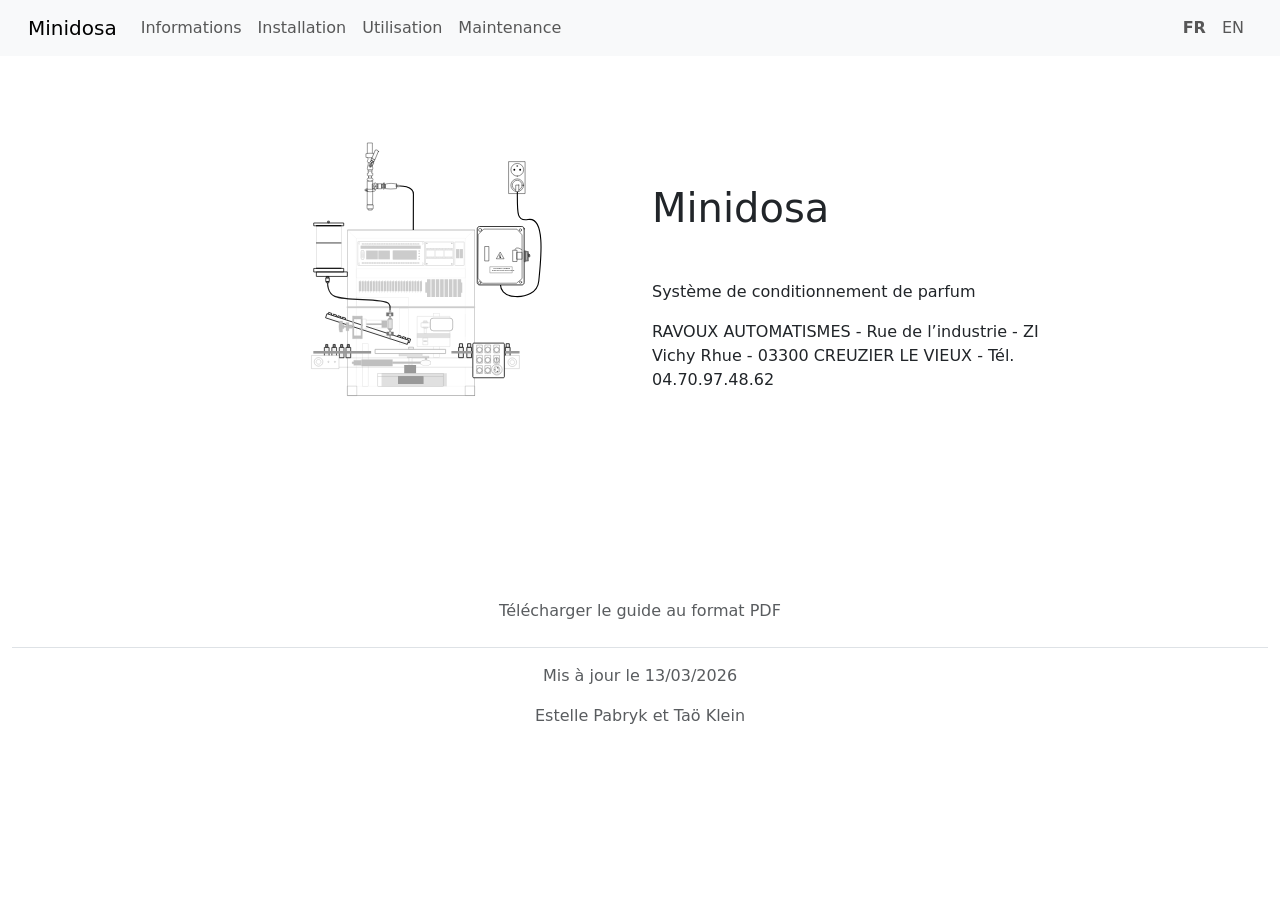
<file: index.html>
<!DOCTYPE html>
<html lang="fr">

<head>
  <meta charset="UTF-8">
  <meta name="viewport" content="width=device-width, initial-scale=1.0">
  <title>Minidosa</title>
  <link href="https://cdn.jsdelivr.net/npm/bootstrap@5.3.8/dist/css/bootstrap.min.css" rel="stylesheet"
    integrity="sha384-sRIl4kxILFvY47J16cr9ZwB07vP4J8+LH7qKQnuqkuIAvNWLzeN8tE5YBujZqJLB" crossorigin="anonymous" />
  <link href="style.css" rel="stylesheet" />
</head>

<body>

  <nav class="navbar navbar-expand-lg bg-body-tertiary sticky-top">
    <div class="container-fluid mx-3">
      <a class="navbar-brand" href="index.html">Minidosa</a>
      <button class="navbar-toggler" type="button" data-bs-toggle="collapse" data-bs-target="#navbarText"
        aria-controls="navbarText" aria-expanded="false" aria-label="Toggle navigation">
        <span class="navbar-toggler-icon"></span>
      </button>
      <div class="collapse navbar-collapse" id="navbarText">
        <ul class="navbar-nav me-auto mb-2 mb-lg-0">
          <li class="nav-item"><a class="nav-link" href="Minidosa_INFORMATIONS_FR.html">Informations</a></li>
          <li class="nav-item"><a class="nav-link" href="Minidosa_INSTALLATION_FR.html">Installation</a></li>
          <li class="nav-item"><a class="nav-link" href="Minidosa_UTILISATION_FR.html">Utilisation</a></li>
          <li class="nav-item"><a class="nav-link" href="Minidosa_MAINTENANCE_FR.html">Maintenance</a></li>
        </ul>
        <ul class="navbar-nav mb-2 mb-lg-0 align-items-end"> 
          <li class="nav-item">
            <a class="nav-link fw-bold" href="index.html">FR</a>
          </li>
          <li class="nav-item">
            <a class="nav-link" href="index_en.html">EN</a>
          </li>
        </ul>
      </div>
    </div>
  </nav>

  <div class="container-fluid">

    <div class="row">

      <div class="col-2"> <!-- Col de gauche pour le menu vertical-->

       

      </div> <!-- fin col de gauche-->

      <div class="col-8 offset2"> <!-- Col de "droite" pour la partie contenu-->

        <section>
          <div class="row py-5">
            <div class="col-12 col-md-6"> <img src="images/Minidosa_vue_ensemble_2.svg" class="w-100 h-100" alt=""> </div>
          <div class="col-12 col-md-6">
            <h1 class="my-5" id="Minidosa">Minidosa</h1>
            <p>Système de conditionnement de parfum</p>
            <p>RAVOUX AUTOMATISMES - Rue de l’industrie - ZI Vichy Rhue - 03300 CREUZIER LE VIEUX - Tél. 04.70.97.48.62</p>
          </div>
          </div>
        </section>
        
      </div> <!-- Fin col contenu-->

    </div> <!-- fin row-->
  </div> <!-- fin container-->

  <!-- début footer-->
  <div class="container-fluid">
    <footer class="py-3 my-4">
      <ul class="nav justify-content-center border-bottom pb-3 mb-3 mt-5">
        <li class="nav-item">
          <a href="https://seafile.qru.fr/f/91f0d0c6eff74e34a4fa/?dl=1" class="nav-link px-2 text-body-secondary">Télécharger le
            guide au format PDF</a>
        </li>
      </ul>
      <p class="text-center text-body-secondary">Mis à jour le 13/03/2026</p>
      <p class="text-center text-body-secondary">Estelle Pabryk et Taö Klein</p>
    </footer>
  </div>
  <!-- fin footer-->

  <!-- script JS pour background changeant pendant 1s au clic-->
  <script>
    document.querySelectorAll('.nav-pills .nav-link').forEach(a =>
      a.onclick = () => {
        a.classList.add('clicked');
        setTimeout(() => a.classList.remove('clicked'), 1000);
      }
    );
  </script>


  <script src="https://cdn.jsdelivr.net/npm/bootstrap@5.3.8/dist/js/bootstrap.bundle.min.js"
    integrity="sha384-FKyoEForCGlyvwx9Hj09JcYn3nv7wiPVlz7YYwJrWVcXK/BmnVDxM+D2scQbITxI"
    crossorigin="anonymous"></script>
</body>


</html>
</file>
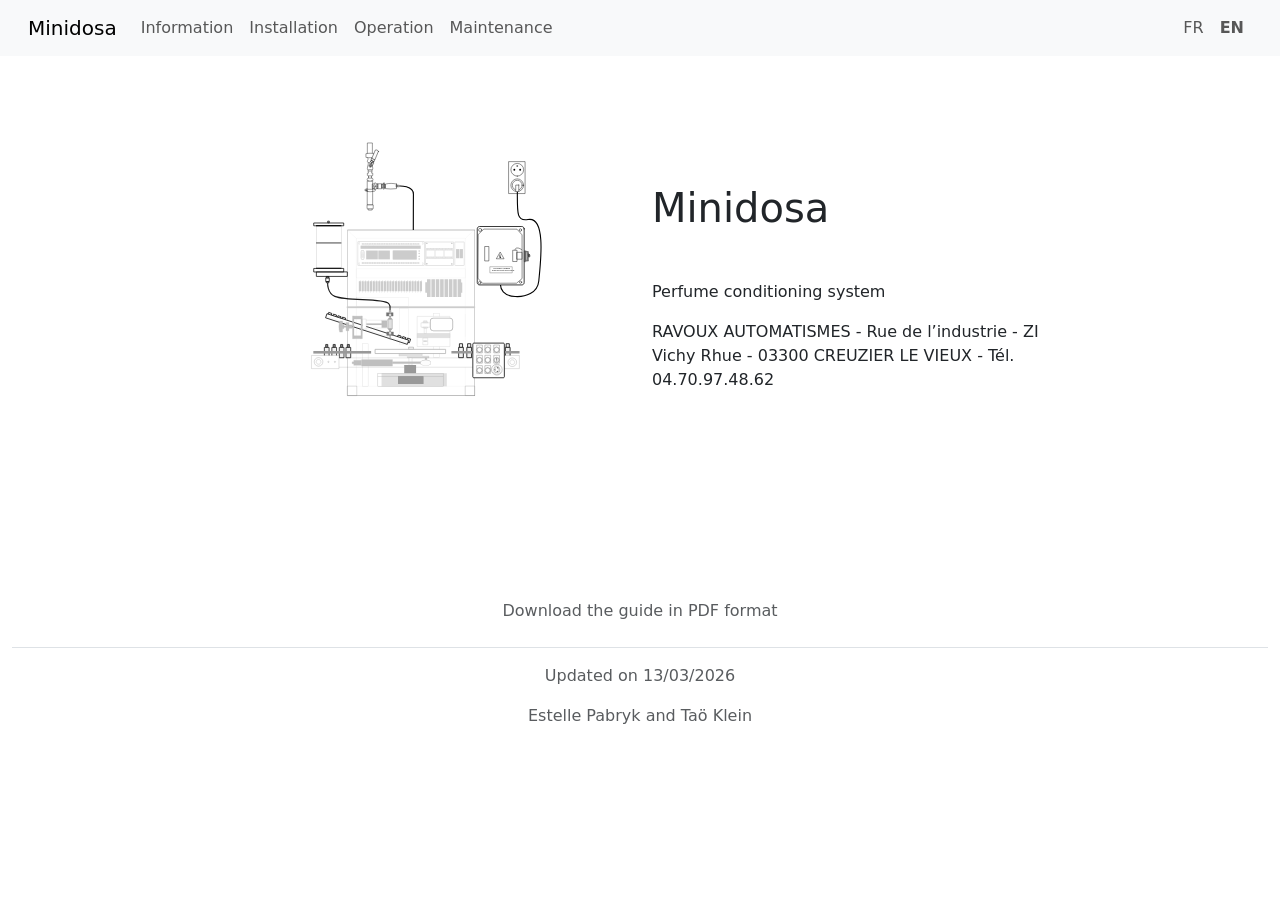
<file: index_en.html>
<!DOCTYPE html>
<html lang="en">

<head>
  <meta charset="UTF-8">
  <meta name="viewport" content="width=device-width, initial-scale=1.0">
  <title>Minidosa</title>
  <link href="https://cdn.jsdelivr.net/npm/bootstrap@5.3.8/dist/css/bootstrap.min.css" rel="stylesheet"
    integrity="sha384-sRIl4kxILFvY47J16cr9ZwB07vP4J8+LH7qKQnuqkuIAvNWLzeN8tE5YBujZqJLB" crossorigin="anonymous" />
  <link href="style.css" rel="stylesheet" />
</head>

<body>

  <nav class="navbar navbar-expand-lg bg-body-tertiary sticky-top">
    <div class="container-fluid mx-3">
      <a class="navbar-brand" href="index_en.html">Minidosa</a>
      <button class="navbar-toggler" type="button" data-bs-toggle="collapse" data-bs-target="#navbarText"
        aria-controls="navbarText" aria-expanded="false" aria-label="Toggle navigation">
        <span class="navbar-toggler-icon"></span>
      </button>
      <div class="collapse navbar-collapse" id="navbarText">
        <ul class="navbar-nav me-auto mb-2 mb-lg-0">
          <li class="nav-item"><a class="nav-link" href="Minidosa_INFORMATIONS_EN.html">Information</a></li>
          <li class="nav-item"><a class="nav-link" href="Minidosa_INSTALLATION_EN.html">Installation</a></li>
          <li class="nav-item"><a class="nav-link" href="Minidosa_UTILISATION_EN.html">Operation</a></li>
          <li class="nav-item"><a class="nav-link" href="Minidosa_MAINTENANCE_EN.html">Maintenance</a></li>
        </ul>
        <ul class="navbar-nav mb-2 mb-lg-0 align-items-end"> 
          <li class="nav-item">
            <a class="nav-link" href="index.html">FR</a>
          </li>
          <li class="nav-item">
            <a class="nav-link fw-bold" href="index_en.html">EN</a>
          </li>
        </ul>
      </div>
    </div>
  </nav>

  <div class="container-fluid">

    <div class="row">

      <div class="col-2"> <!-- Col de gauche pour le menu vertical-->

       

      </div> <!-- fin col de gauche-->

      <div class="col-8 offset2"> <!-- Col de "droite" pour la partie contenu-->

        <section>
          <div class="row py-5">
            <div class="col-12 col-md-6"> <img src="images/Minidosa_vue_ensemble_2.svg" class="w-100 h-100" alt=""> </div>
          <div class="col-12 col-md-6">
            <h1 class="my-5" id="Minidosa">Minidosa</h1>
            <p>Perfume conditioning system</p>
            <p>RAVOUX AUTOMATISMES - Rue de l’industrie - ZI Vichy Rhue - 03300 CREUZIER LE VIEUX - Tél. 04.70.97.48.62</p>
          </div>
          </div>
        </section>
        
      </div> <!-- Fin col contenu-->

    </div> <!-- fin row-->
  </div> <!-- fin container-->

  <!-- début footer-->
  <div class="container-fluid">
    <footer class="py-3 my-4">
      <ul class="nav justify-content-center border-bottom pb-3 mb-3 mt-5">
        <li class="nav-item">
          <a href="https://seafile.qru.fr/f/451c3701a2da4578b8d6/?dl=1" class="nav-link px-2 text-body-secondary">Download the guide in PDF format</a>
        </li>
      </ul>
      <p class="text-center text-body-secondary">Updated on 13/03/2026</p>
      <p class="text-center text-body-secondary">Estelle Pabryk and Taö Klein</p>
    </footer>
  </div>
  <!-- fin footer-->

  <!-- script JS pour background changeant pendant 1s au clic-->
  <script>
    document.querySelectorAll('.nav-pills .nav-link').forEach(a =>
      a.onclick = () => {
        a.classList.add('clicked');
        setTimeout(() => a.classList.remove('clicked'), 1000);
      }
    );
  </script>


  <script src="https://cdn.jsdelivr.net/npm/bootstrap@5.3.8/dist/js/bootstrap.bundle.min.js"
    integrity="sha384-FKyoEForCGlyvwx9Hj09JcYn3nv7wiPVlz7YYwJrWVcXK/BmnVDxM+D2scQbITxI"
    crossorigin="anonymous"></script>
</body>


</html>
</file>
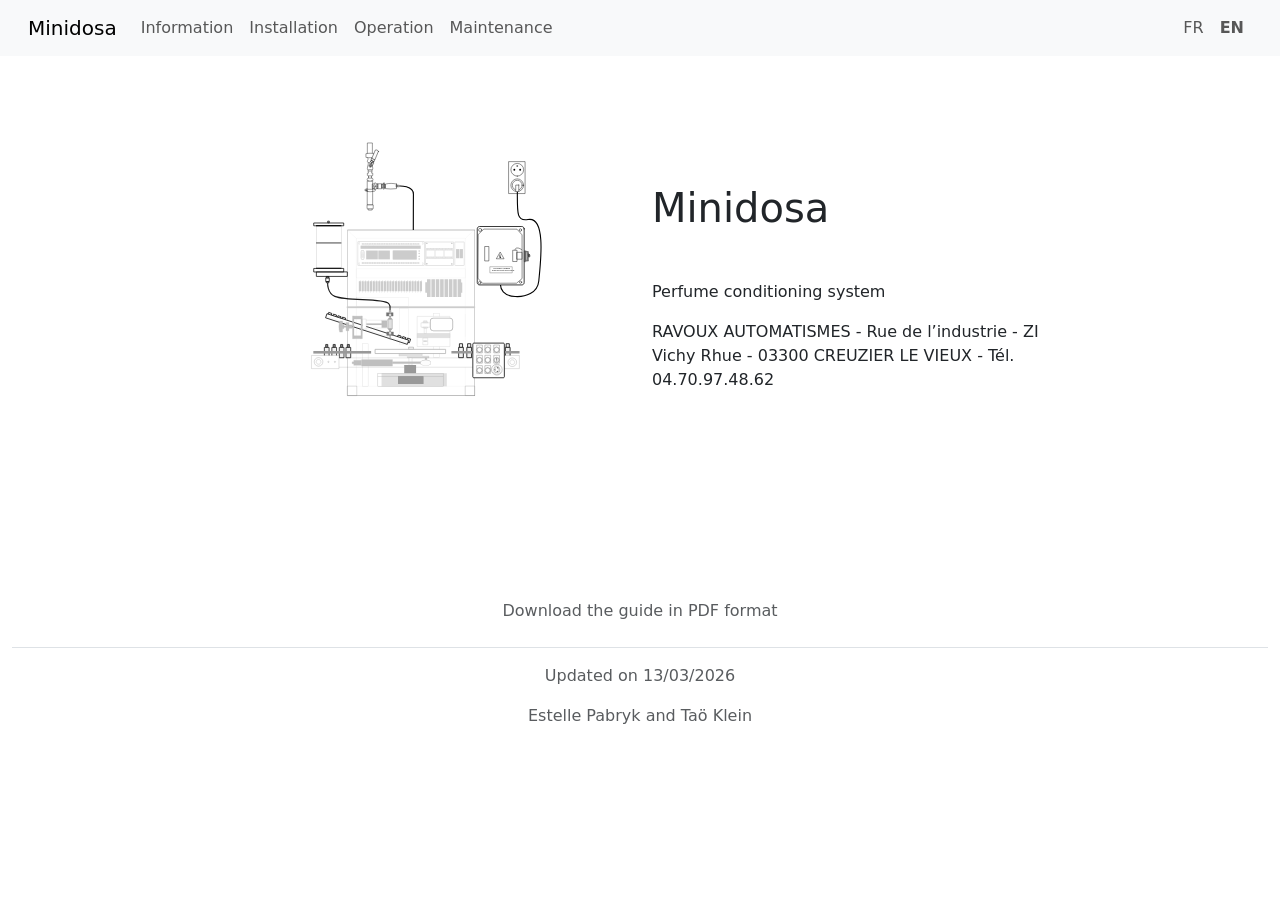
<file: index_EN.html>
<!DOCTYPE html>
<html lang="en">

<head>
  <meta charset="UTF-8">
  <meta name="viewport" content="width=device-width, initial-scale=1.0">
  <title>Minidosa</title>
  <link href="https://cdn.jsdelivr.net/npm/bootstrap@5.3.8/dist/css/bootstrap.min.css" rel="stylesheet"
    integrity="sha384-sRIl4kxILFvY47J16cr9ZwB07vP4J8+LH7qKQnuqkuIAvNWLzeN8tE5YBujZqJLB" crossorigin="anonymous" />
  <link href="style.css" rel="stylesheet" />
</head>

<body>

  <nav class="navbar navbar-expand-lg bg-body-tertiary sticky-top">
    <div class="container-fluid mx-3">
      <a class="navbar-brand" href="index_en.html">Minidosa</a>
      <button class="navbar-toggler" type="button" data-bs-toggle="collapse" data-bs-target="#navbarText"
        aria-controls="navbarText" aria-expanded="false" aria-label="Toggle navigation">
        <span class="navbar-toggler-icon"></span>
      </button>
      <div class="collapse navbar-collapse" id="navbarText">
        <ul class="navbar-nav me-auto mb-2 mb-lg-0">
          <li class="nav-item"><a class="nav-link" href="Minidosa_INFORMATIONS_EN.html">Information</a></li>
          <li class="nav-item"><a class="nav-link" href="Minidosa_INSTALLATION_EN.html">Installation</a></li>
          <li class="nav-item"><a class="nav-link" href="Minidosa_UTILISATION_EN.html">Operation</a></li>
          <li class="nav-item"><a class="nav-link" href="Minidosa_MAINTENANCE_EN.html">Maintenance</a></li>
        </ul>
        <ul class="navbar-nav mb-2 mb-lg-0 align-items-end"> 
          <li class="nav-item">
            <a class="nav-link" href="index.html">FR</a>
          </li>
          <li class="nav-item">
            <a class="nav-link fw-bold" href="index_en.html">EN</a>
          </li>
        </ul>
      </div>
    </div>
  </nav>

  <div class="container-fluid">

    <div class="row">

      <div class="col-2"> <!-- Col de gauche pour le menu vertical-->

       

      </div> <!-- fin col de gauche-->

      <div class="col-8 offset2"> <!-- Col de "droite" pour la partie contenu-->

        <section>
          <div class="row py-5">
            <div class="col-12 col-md-6"> <img src="images/Minidosa_vue_ensemble_2.svg" class="w-100 h-100" alt=""> </div>
          <div class="col-12 col-md-6">
            <h1 class="my-5" id="Minidosa">Minidosa</h1>
            <p>Perfume conditioning system</p>
            <p>RAVOUX AUTOMATISMES - Rue de l’industrie - ZI Vichy Rhue - 03300 CREUZIER LE VIEUX - Tél. 04.70.97.48.62</p>
          </div>
          </div>
        </section>
        
      </div> <!-- Fin col contenu-->

    </div> <!-- fin row-->
  </div> <!-- fin container-->

  <!-- début footer-->
  <div class="container-fluid">
    <footer class="py-3 my-4">
      <ul class="nav justify-content-center border-bottom pb-3 mb-3 mt-5">
        <li class="nav-item">
          <a href="#" class="nav-link px-2 text-body-secondary">Download the guide in PDF format</a>
        </li>
      </ul>
      <p class="text-center text-body-secondary">Updated on 13/03/2026</p>
      <p class="text-center text-body-secondary">Estelle Pabryk and Taö Klein</p>
    </footer>
  </div>
  <!-- fin footer-->

  <!-- script JS pour background changeant pendant 1s au clic-->
  <script>
    document.querySelectorAll('.nav-pills .nav-link').forEach(a =>
      a.onclick = () => {
        a.classList.add('clicked');
        setTimeout(() => a.classList.remove('clicked'), 1000);
      }
    );
  </script>


  <script src="https://cdn.jsdelivr.net/npm/bootstrap@5.3.8/dist/js/bootstrap.bundle.min.js"
    integrity="sha384-FKyoEForCGlyvwx9Hj09JcYn3nv7wiPVlz7YYwJrWVcXK/BmnVDxM+D2scQbITxI"
    crossorigin="anonymous"></script>
</body>


</html>
</file>
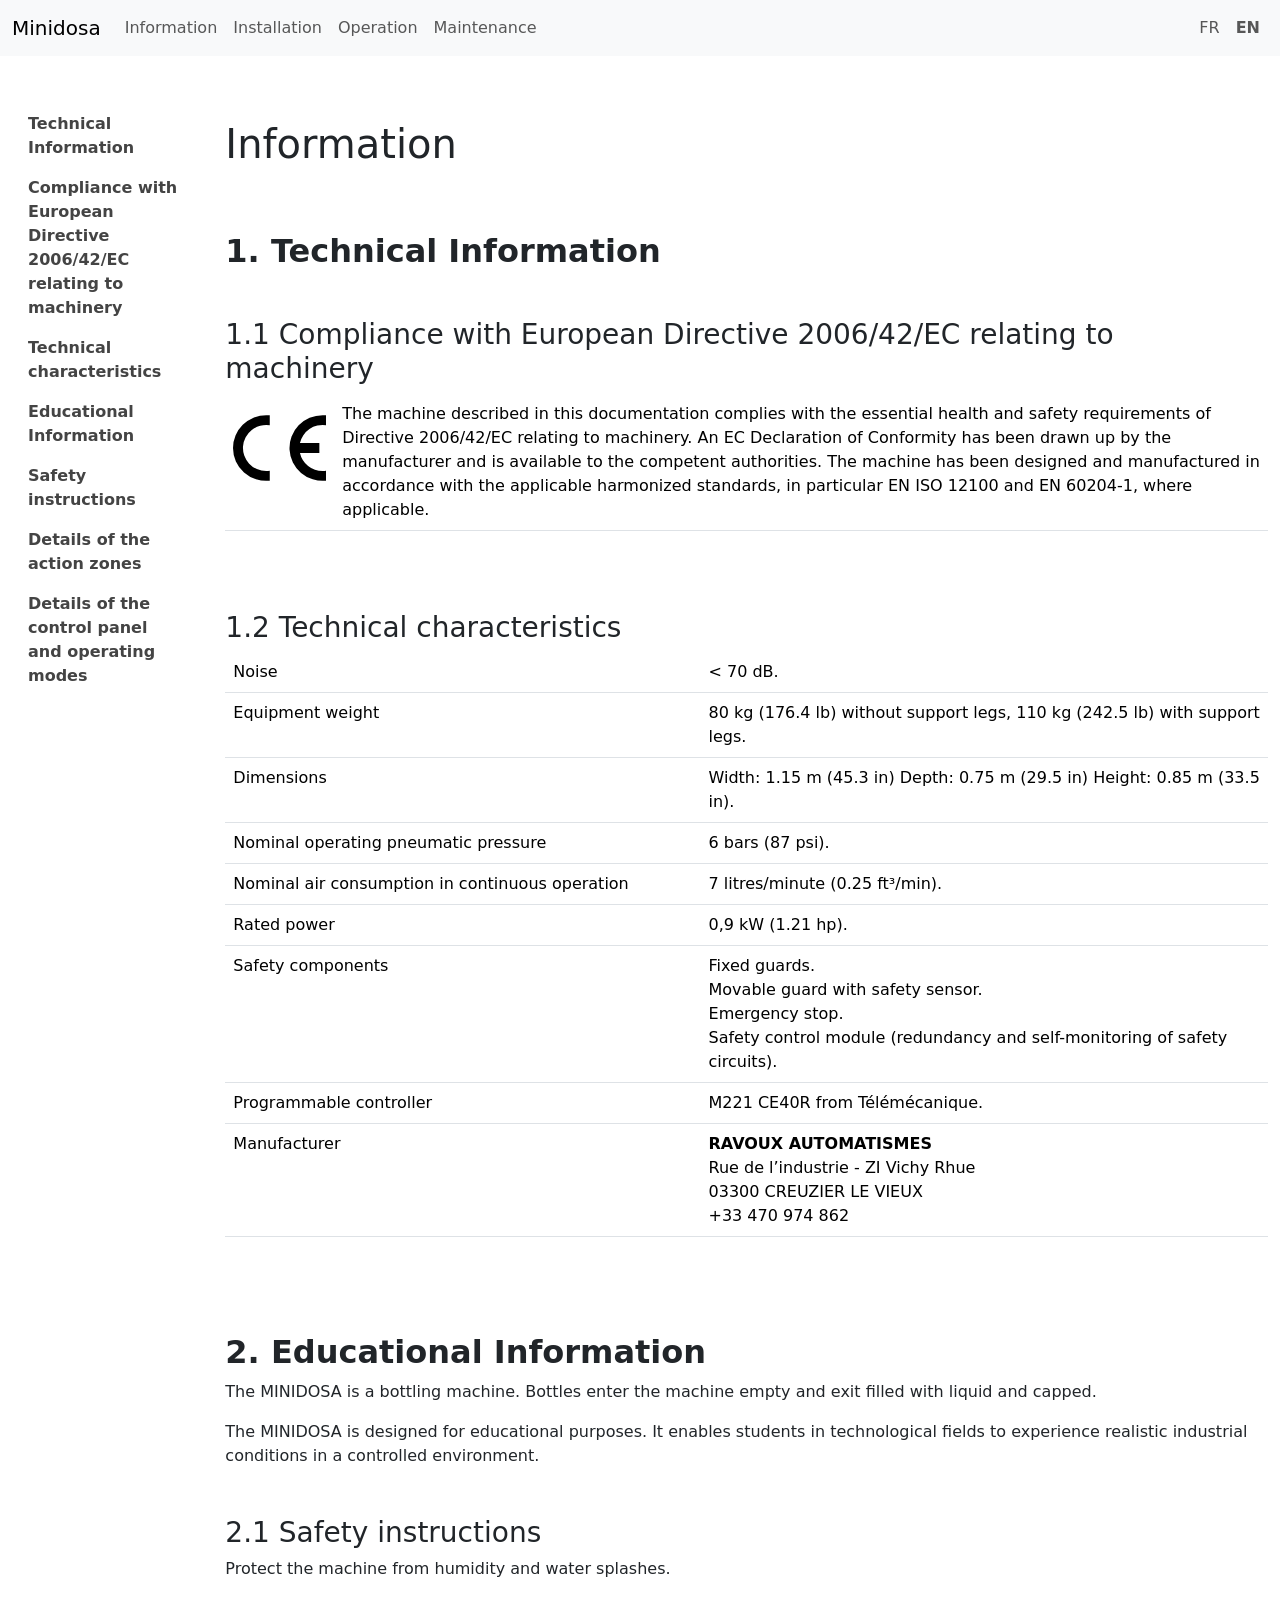
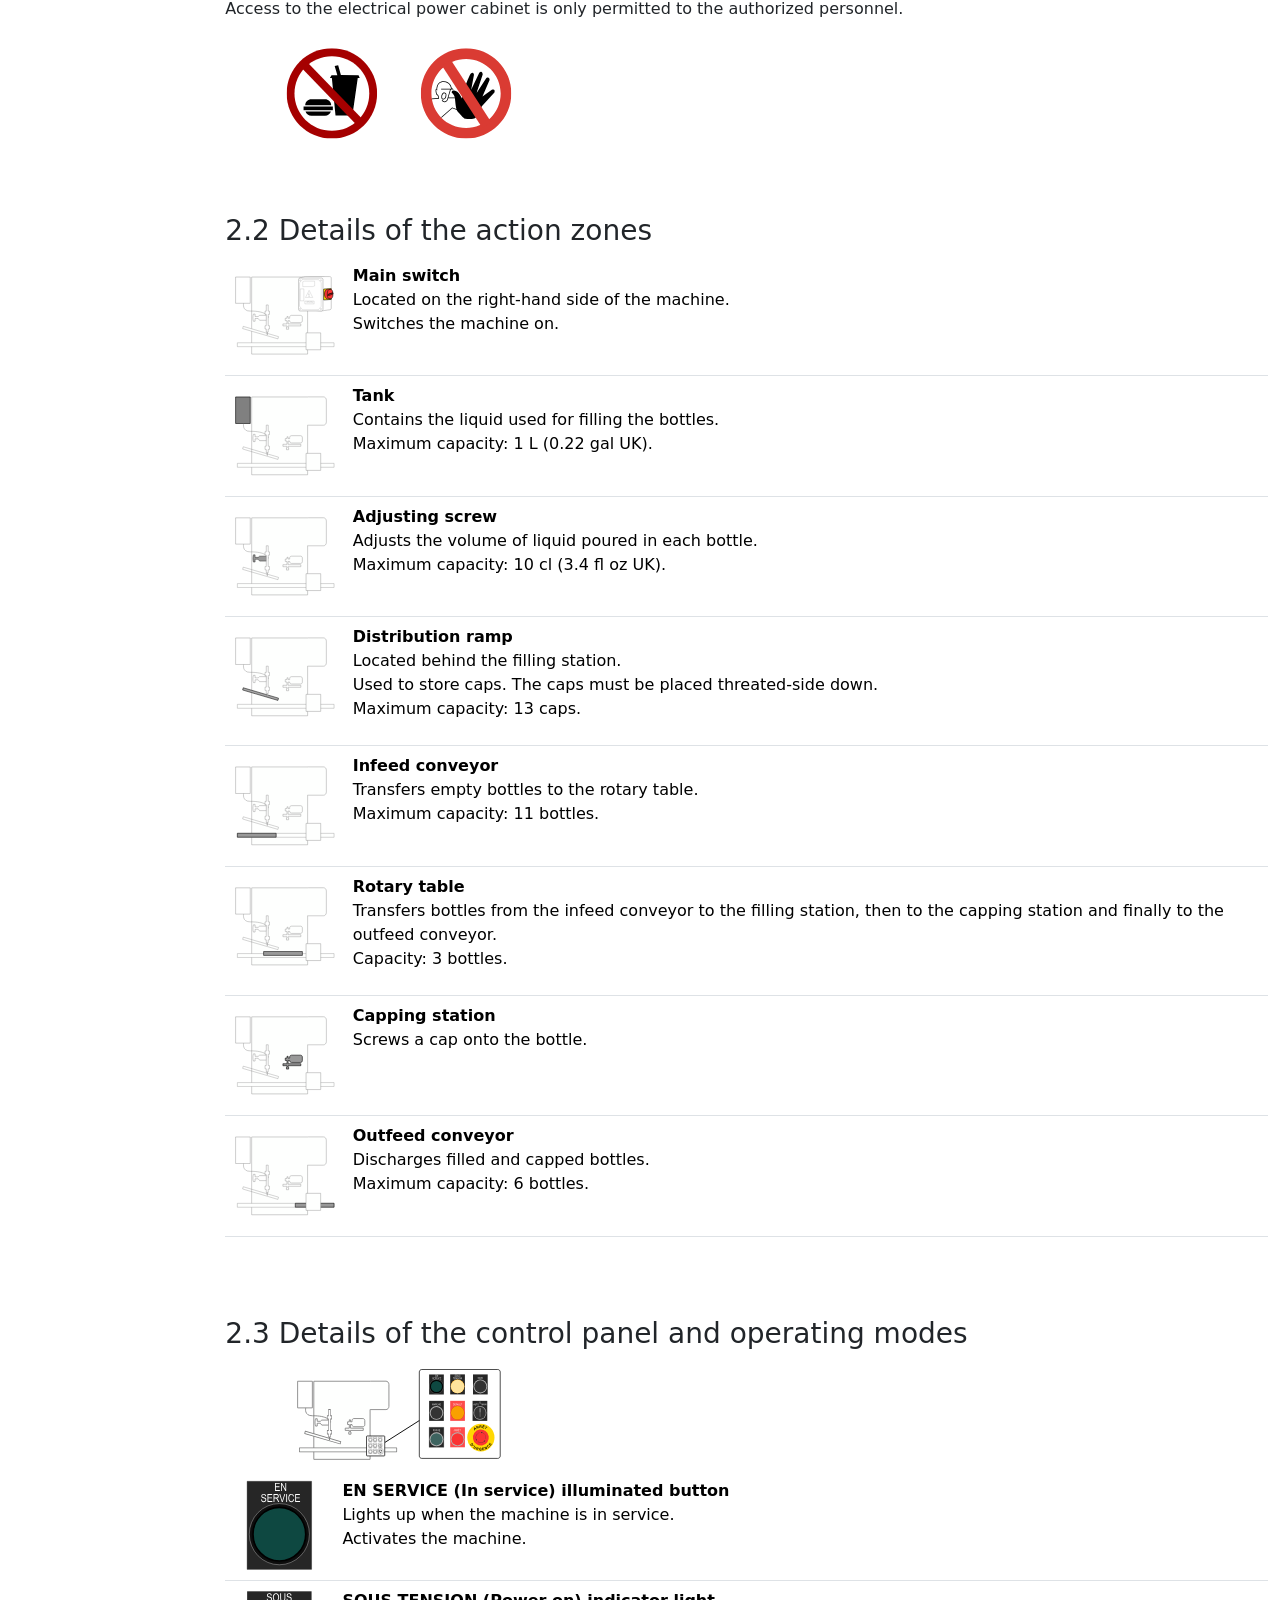
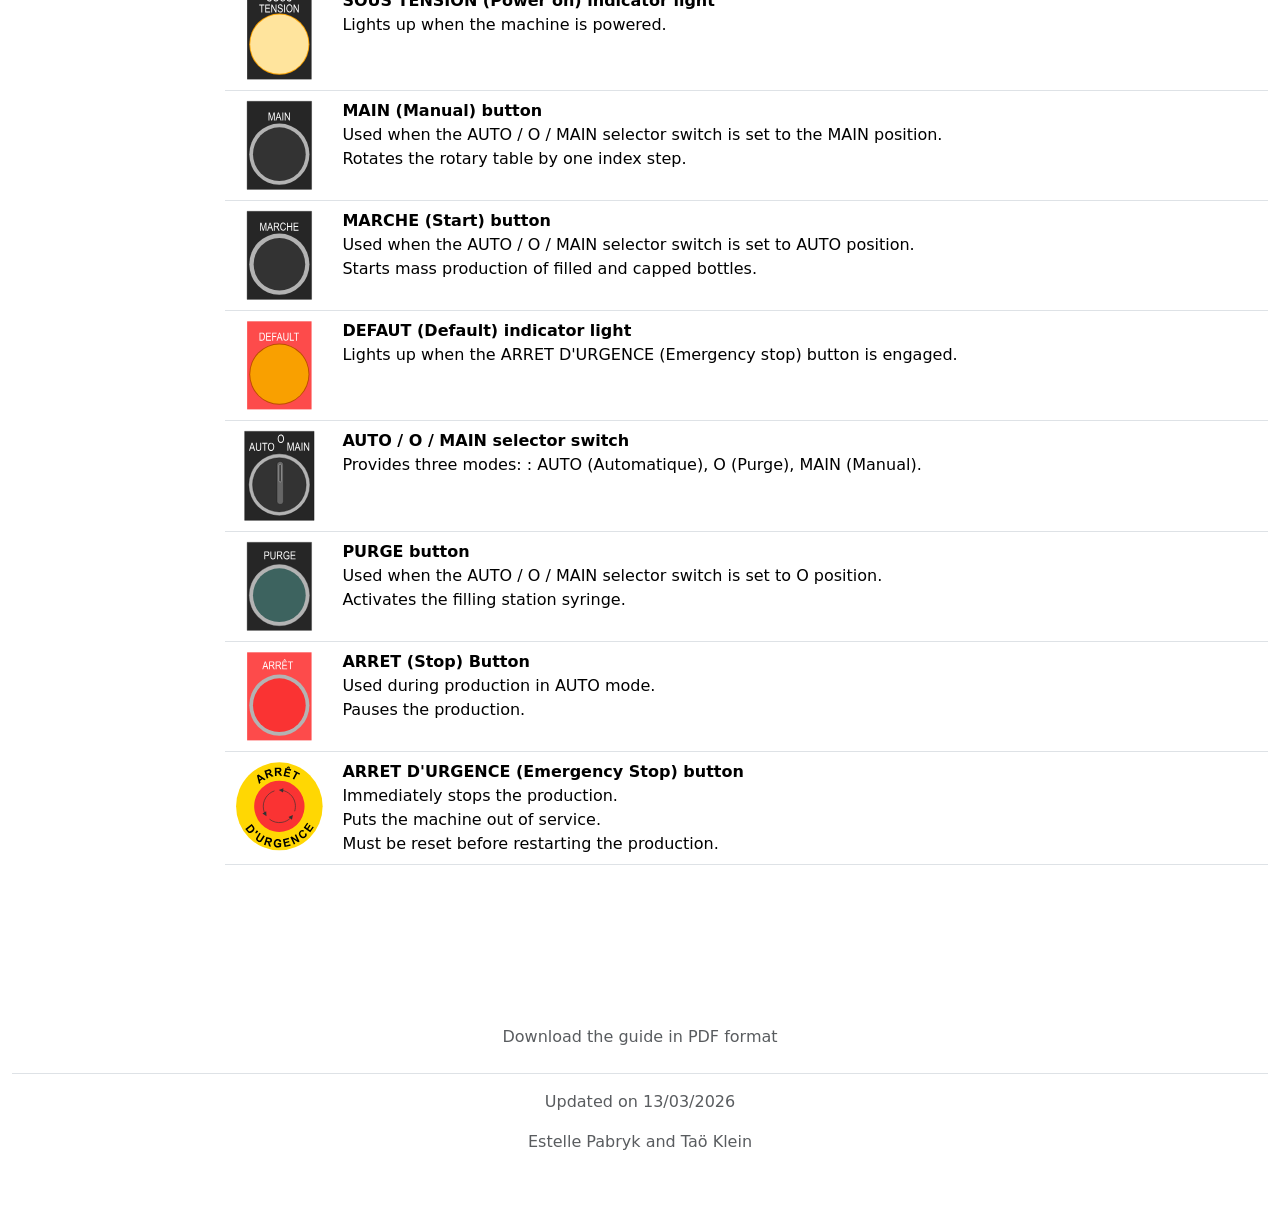
<file: Minidosa_INFORMATIONS_EN.html>
<!DOCTYPE HTML><html lang="en">
   <head>
      <meta http-equiv="Content-Type" content="text/html; charset=UTF-8">
      <meta charset="UTF-8">
      <title>Information</title>
      <link href="https://cdn.jsdelivr.net/npm/bootstrap@5.3.8/dist/css/bootstrap.min.css" rel="stylesheet" integrity="sha384-sRIl4kxILFvY47J16cr9ZwB07vP4J8+LH7qKQnuqkuIAvNWLzeN8tE5YBujZqJLB" crossorigin="anonymous">
      <link href="style.css" rel="stylesheet">
   </head>
   <body>
      <nav class="navbar navbar-expand-lg bg-body-tertiary sticky-top">
         <div class="container-fluid"><a class="navbar-brand" href="index_en.html">Minidosa</a><button class="navbar-toggler" type="button" data-bs-toggle="collapse" data-bs-target="#navbarText" aria-controls="navbarText" aria-expanded="false" aria-label="Toggle navigation"><span class="navbar-toggler-icon"></span></button><div class="collapse navbar-collapse" id="navbarText">
               <ul class="navbar-nav me-auto mb-2 mb-lg-0">
                  <li class="nav-item"><a class="nav-link" href="Minidosa_INFORMATIONS_EN.html">Information</a></li>
                  <li class="nav-item"><a class="nav-link" href="Minidosa_INSTALLATION_EN.html">Installation</a></li>
                  <li class="nav-item"><a class="nav-link" href="Minidosa_UTILISATION_EN.html">Operation</a></li>
                  <li class="nav-item"><a class="nav-link" href="Minidosa_MAINTENANCE_EN.html">Maintenance</a></li>
               </ul>
               <ul class="navbar-nav mb-2 mb-lg-0 align-items-end">
                  <li class="nav-item"><a class="nav-link" href="index.html">FR</a></li>
                  <li class="nav-item"><a class="nav-link fw-bold" href="index_en.html">EN</a></li>
               </ul>
            </div>
         </div>
      </nav>
      <div class="container-fluid">
         <div class="row">
            <div class="col-2">
               <div class="d-none d-md-block position-sticky mt-5" style="top: 100px;">
                  <div class="nav flex-column nav-pills w-100" id="menu-utilisation"><a class="nav-link fw-bold" href="#">Technical Information</a><a class="nav-link fw-bold" href="#">Compliance with European Directive 2006/42/EC relating
                        to machinery</a><a class="nav-link fw-bold" href="#">Technical characteristics</a><a class="nav-link fw-bold" href="#">Educational Information</a><a class="nav-link fw-bold" href="#">Safety instructions</a><a class="nav-link fw-bold" href="#">Details of the action zones</a><a class="nav-link fw-bold" href="#">Details of the control panel and operating modes</a></div>
               </div>
            </div>
            <div class="col-10">
               <h1 class="mb-4">Information</h1>
               <section class="mb-5">
                  <h2>Technical Information</h2>
                  
                  <section class="mb-5">
                     <h3>Compliance with European Directive 2006/42/EC relating
                        to machinery</h3>
                     
                     <div class="table-responsive">
                        <table class="table">
                           
                           <tbody>
                              
                              <tr>
                                 
                                 <td style="width:15px"><img src="images/CE.svg" class="img-fluid" width="100%"></td>
                                 
                                 <td style="width:15px">The machine described in this documentation
                                    complies with the essential health and safety requirements of Directive
                                    2006/42/EC relating to machinery. An EC Declaration of Conformity
                                    has been drawn up by the manufacturer and is available to the competent
                                    authorities. The machine has been designed and manufactured in accordance
                                    with the applicable harmonized standards, in particular EN ISO 12100 and
                                    EN 60204-1, where applicable.</td>
                                 </tr>
                              </tbody>
                        </table>
                     </div>
                  </section>
                  
                  <section class="mb-5">
                     <h3>Technical characteristics</h3>
                     
                     <div class="table-responsive">
                        <table class="table">
                           
                           <tbody>
                              
                              <tr>
                                 
                                 <td style="width:15px">Noise</td>
                                 
                                 <td style="width:15px">&lt; 70 dB.</td>
                                 </tr>
                              
                              <tr>
                                 
                                 <td style="width:15px">Equipment weight</td>
                                 
                                 <td style="width:15px">80 kg (176.4 lb) without support legs, 110
                                    kg (242.5 lb) with support legs.</td>
                                 </tr>
                              
                              <tr>
                                 
                                 <td style="width:15px">Dimensions</td>
                                 
                                 <td style="width:15px">Width: 1.15 m (45.3 in) Depth: 0.75 m (29.5 in) Height:
                                    0.85 m (33.5 in).</td>
                                 </tr>
                              
                              <tr>
                                 
                                 <td style="width:15px">Nominal operating pneumatic pressure</td>
                                 
                                 <td style="width:15px">6 bars (87 psi).</td>
                                 </tr>
                              
                              <tr>
                                 
                                 <td style="width:15px">Nominal air consumption in continuous
                                    operation</td>
                                 
                                 <td style="width:15px">7 litres/minute (0.25 ft³/min).</td>
                                 </tr>
                              
                              <tr>
                                 
                                 <td style="width:15px">Rated power</td>
                                 
                                 <td style="width:15px">0,9 kW (1.21 hp).</td>
                                 </tr>
                              
                              <tr>
                                 
                                 <td style="width:15px">Safety components</td>
                                 
                                 <td style="width:15px">
                                    <div class="d-block">Fixed guards.</div>
                                    <div class="d-block">Movable guard with safety sensor.</div>
                                    <div class="d-block">Emergency stop.</div>
                                    <div class="d-block">Safety control module (redundancy and
                                       self-monitoring of safety circuits).</div>
                                    <div class="d-block"></div>
                                 </td>
                                 </tr>
                              
                              <tr>
                                 
                                 <td style="width:15px">Programmable controller</td>
                                 
                                 <td style="width:15px">M221 CE40R from Télémécanique.</td>
                                 </tr>
                              
                              <tr>
                                 
                                 <td style="width:15px">Manufacturer</td>
                                 
                                 <td style="width:15px">
                                    <div class="d-block fw-bold">RAVOUX AUTOMATISMES</div>
                                    <div class="d-block">Rue de l’industrie - ZI Vichy Rhue</div>
                                    <div class="d-block">03300 CREUZIER LE VIEUX</div>
                                    <div class="d-block">+33 470 974 862</div>
                                 </td>
                                 </tr>
                              </tbody>
                        </table>
                     </div>
                  </section>
               </section>
               <section class="mb-5">
                  <h2>Educational Information</h2>
                  
                  <p>The MINIDOSA is a bottling machine. Bottles enter the machine
                     empty and exit filled with liquid and capped.</p>
                  
                  <p>The MINIDOSA is designed for educational purposes. It enables
                     students in technological fields to experience realistic industrial
                     conditions in a controlled environment.</p>
                  
                  <div class="my-3">
                     </div>
                  
                  <section class="mb-5">
                     <h3>Safety instructions</h3>
                     
                     <p>Protect the machine from humidity and water splashes.</p>
                     
                     <p>Access to the electrical power cabinet is only permitted to the
                        authorized personnel.</p>
                     
                     <div class="col-6 col-md-8 col-lg-4"><img src="images/no_food_no_access.svg" class="img-fluid" width="100%"></div>
                  </section>
                  
                  <section class="mb-5">
                     <h3>Details of the action zones</h3>
                     
                     <div class="table-responsive">
                        <table class="table">
                           
                           <tbody>
                              
                              <tr>
                                 
                                 <td style="width:15px"><img src="images/localisation_interrupteur_principal.svg" class="img-fluid" width="100%"></td>
                                 
                                 <td style="width:15px">
                                    <div class="d-block fw-bold">Main switch</div>
                                    <div class="d-block">Located on the right-hand side of the
                                       machine.</div>
                                    <div class="d-block">Switches the machine
                                       on.</div>
                                 </td>
                                 </tr>
                              
                              <tr>
                                 
                                 <td style="width:15px"><img src="images/localisation_reservoir.svg" class="img-fluid" width="100%"></td>
                                 
                                 <td style="width:15px">
                                    <div class="d-block fw-bold">Tank</div>
                                    <div class="d-block">Contains the liquid used for filling the
                                       bottles.</div>
                                    <p>Maximum capacity: 1 L (0.22 gal UK).</p>
                                 </td>
                                 </tr>
                              
                              <tr>
                                 
                                 <td style="width:15px"><img src="images/localisation_vis_de_butee.svg" class="img-fluid" width="100%"></td>
                                 
                                 <td style="width:15px">
                                    <div class="d-block fw-bold">Adjusting screw</div>
                                    <div class="d-block">Adjusts the volume of liquid poured in each bottle.</div>
                                    <p>Maximum capacity: 10 cl (3.4 fl oz UK).</p>
                                    <p></p>
                                 </td>
                                 </tr>
                              
                              <tr>
                                 
                                 <td style="width:15px"><img src="images/localisation_rampe.svg" class="img-fluid" width="100%"></td>
                                 
                                 <td style="width:15px">
                                    <div class="d-block fw-bold">Distribution ramp</div>
                                    <div class="d-block">Located behind the filling station.</div>
                                    <div class="d-block">Used to store caps. The caps must be placed threated-side down.</div>
                                    <p>Maximum capacity: 13 caps.</p>
                                 </td>
                                 </tr>
                              
                              <tr>
                                 
                                 <td style="width:15px"><img src="images/localisation_tapis_entree.svg" class="img-fluid" width="100%"></td>
                                 
                                 <td style="width:15px">
                                    <div class="d-block fw-bold">Infeed conveyor</div>
                                    <div class="d-block">Transfers empty bottles to the rotary
                                       table.</div>
                                    <p>Maximum capacity: 11 bottles.</p>
                                    <p></p>
                                 </td>
                                 </tr>
                              
                              <tr>
                                 
                                 <td style="width:15px"><img src="images/localisation_plateau.svg" class="img-fluid" width="100%"></td>
                                 
                                 <td style="width:15px">
                                    <div class="d-block fw-bold">Rotary table</div>
                                    <div class="d-block">Transfers bottles from the infeed conveyor
                                       to the filling station, then to the capping station and finally
                                       to the outfeed conveyor.</div>
                                    <p>Capacity: 3 bottles.</p>
                                    <p></p>
                                 </td>
                                 </tr>
                              
                              <tr>
                                 
                                 <td style="width:15px"><img src="images/localisation_poste_de_vissage.svg" class="img-fluid" width="100%"></td>
                                 
                                 <td style="width:15px">
                                    <div class="d-block fw-bold">Capping station</div>
                                    <div class="d-block">Screws a cap onto the bottle.</div>
                                 </td>
                                 </tr>
                              
                              <tr>
                                 
                                 <td style="width:15px"><img src="images/localisation_tapis_sortie.svg" class="img-fluid" width="100%"></td>
                                 
                                 <td style="width:15px">
                                    <div class="d-block fw-bold">Outfeed conveyor</div>
                                    <div class="d-block">Discharges filled and capped bottles.</div>
                                    <p>Maximum capacity: 6 bottles.</p>
                                 </td>
                                 </tr>
                              </tbody>
                        </table>
                     </div>
                  </section>
                  
                  <section class="mb-5">
                     <h3>Details of the control panel and operating modes</h3>
                     
                     <div class="col-6 col-md-8 col-lg-4"><img src="images/pupitre_couleur_localisation.svg" class="img-fluid" width="100%"></div>
                     
                     <div class="table-responsive">
                        <table class="table">
                           
                           <tbody>
                              
                              <tr>
                                 
                                 <td style="width:15px"><img src="images/pupitre_couleur_btn_en_service.svg" class="img-fluid" width="100%"></td>
                                 
                                 <td style="width:15px">
                                    <div class="d-block fw-bold">EN SERVICE (In service) illuminated
                                       button</div>
                                    <div class="d-block">Lights up when the
                                       machine is in service.</div>
                                    <div class="d-block">Activates
                                       the machine.</div>
                                 </td>
                                 </tr>
                              
                              <tr>
                                 
                                 <td style="width:15px"><img src="images/pupitre_couleur_vynt_sous_tension.svg" class="img-fluid" width="100%"></td>
                                 
                                 <td style="width:15px">
                                    <div class="d-block fw-bold">SOUS TENSION (Power on) indicator light</div>
                                    <div class="d-block">Lights up when the machine is powered.</div>
                                 </td>
                                 </tr>
                              
                              <tr>
                                 
                                 <td style="width:15px"><img src="images/pupitre_couleur_btn_main.svg" class="img-fluid" width="100%"></td>
                                 
                                 <td style="width:15px">
                                    <div class="d-block fw-bold">MAIN (Manual) button</div>
                                    <div class="d-block">Used when the AUTO / O / MAIN selector
                                       switch is set to the MAIN position.</div>
                                    <div class="d-block">Rotates
                                       the rotary table by one index step.</div>
                                 </td>
                                 </tr>
                              
                              <tr>
                                 
                                 <td style="width:15px"><img src="images/pupitre_couleur_btn_marche.svg" class="img-fluid" width="100%"></td>
                                 
                                 <td style="width:15px">
                                    <div class="d-block fw-bold">MARCHE (Start) button</div>
                                    <div class="d-block">Used when the AUTO / O / MAIN selector
                                       switch is set to AUTO position.</div>
                                    <div class="d-block">Starts mass
                                       production of filled and capped bottles.</div>
                                 </td>
                                 </tr>
                              
                              <tr>
                                 
                                 <td style="width:15px"><img src="images/pupitre_couleur_vynt_default.svg" class="img-fluid" width="100%"></td>
                                 
                                 <td style="width:15px">
                                    <div class="d-block fw-bold">DEFAUT (Default) indicator light</div>
                                    <div class="d-block">Lights up when the ARRET D'URGENCE (Emergency stop) button
                                       is engaged.</div>
                                 </td>
                                 </tr>
                              
                              <tr>
                                 
                                 <td style="width:15px"><img src="images/pupitre_couleur_slct_Auto_O_main.svg" class="img-fluid" width="100%"></td>
                                 
                                 <td style="width:15px">
                                    <div class="d-block fw-bold">AUTO / O / MAIN
                                       selector switch</div>
                                    <div class="d-block">Provides three
                                       modes: : AUTO (Automatique), O (Purge), MAIN (Manual).</div>
                                 </td>
                                 </tr>
                              
                              <tr>
                                 
                                 <td style="width:15px"><img src="images/pupitre_couleur_btn_purge.svg" class="img-fluid" width="100%"></td>
                                 
                                 <td style="width:15px">
                                    <div class="d-block fw-bold">PURGE
                                       button</div>
                                    <div class="d-block">Used when the AUTO / O
                                       / MAIN selector switch is set to O position.</div>
                                    <div class="d-block">Activates the filling station syringe.</div>
                                 </td>
                                 </tr>
                              
                              <tr>
                                 
                                 <td style="width:15px"><img src="images/pupitre_couleur_btn_arret.svg" class="img-fluid" width="100%"></td>
                                 
                                 <td style="width:15px">
                                    <div class="d-block fw-bold">ARRET (Stop) Button</div>
                                    <div class="d-block">Used during production in AUTO mode.</div>
                                    <div class="d-block">Pauses the production.</div>
                                 </td>
                                 </tr>
                              
                              <tr>
                                 
                                 <td style="width:15px"><img src="images/pupitre_couleur_btn_coup_poing_arret_urgence.svg" class="img-fluid" width="100%"></td>
                                 
                                 <td style="width:15px">
                                    <div class="d-block fw-bold">ARRET D'URGENCE
                                       (Emergency Stop) button</div>
                                    <div class="d-block">Immediately stops the
                                       production.</div>
                                    <div class="d-block">Puts
                                       the machine out of service.</div>
                                    <div class="d-block">Must be reset
                                       before restarting the production.</div>
                                 </td>
                                 </tr>
                              </tbody>
                        </table>
                     </div>
                  </section>
               </section>
            </div>
         </div>
      </div>
      <div class="container-fluid">
         <footer class="py-3 my-4">
            <ul class="nav justify-content-center border-bottom pb-3 mb-3 mt-5">
               <li class="nav-item"><a href="https://seafile.qru.fr/f/451c3701a2da4578b8d6/?dl=1" class="nav-link px-2 text-body-secondary">Download the guide in PDF format</a></li>
            </ul>
            <p class="text-center text-body-secondary">Updated on 13/03/2026</p>
            <p class="text-center text-body-secondary">Estelle Pabryk and Taö Klein</p>
         </footer>
      </div><script> document.querySelectorAll('.nav-pills .nav-link').forEach(a => a.onclick = () => { a.classList.add('clicked'); setTimeout(() => a.classList.remove('clicked'), 1000); } ); </script><script src="https://cdn.jsdelivr.net/npm/bootstrap@5.3.8/dist/js/bootstrap.bundle.min.js" integrity="sha384-FKyoEForCGlyvwx9Hj09JcYn3nv7wiPVlz7YYwJrWVcXK/BmnVDxM+D2scQbITxI" crossorigin="anonymous"></script></body>
</html>
</file>
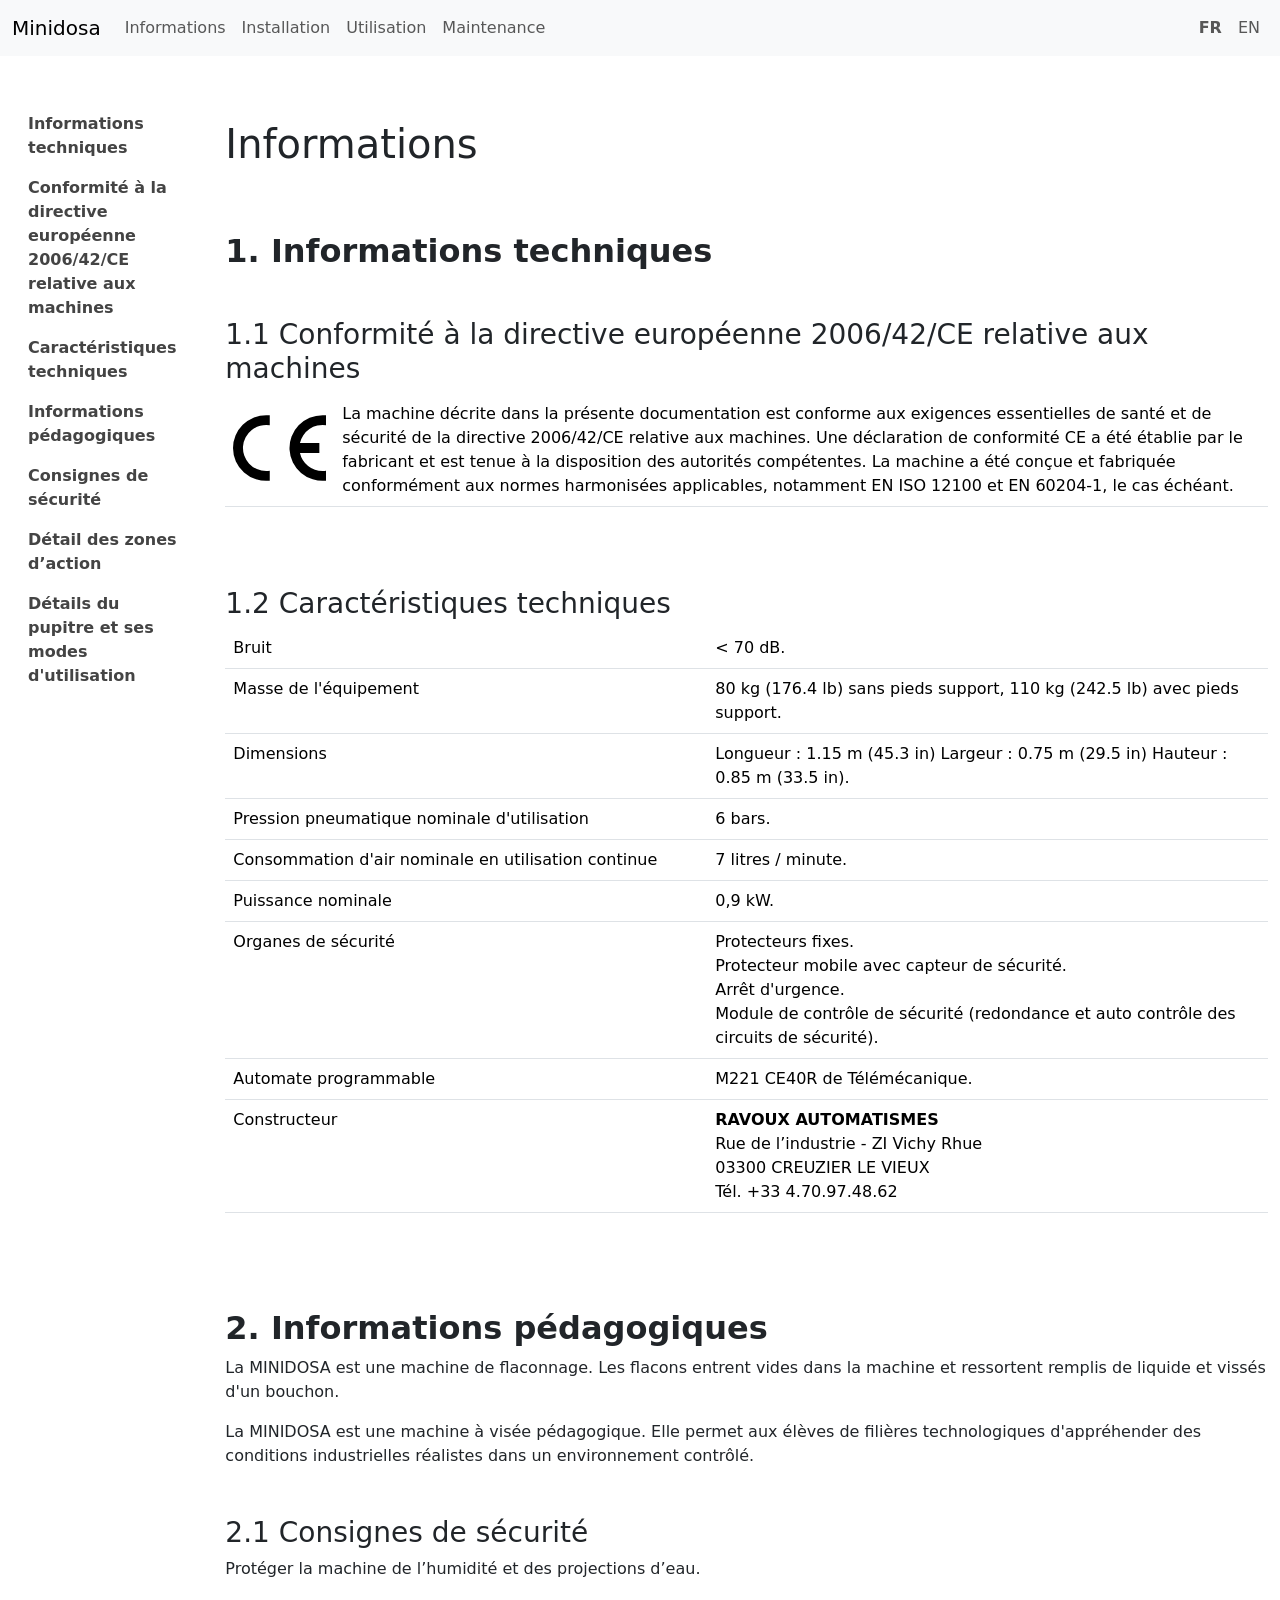
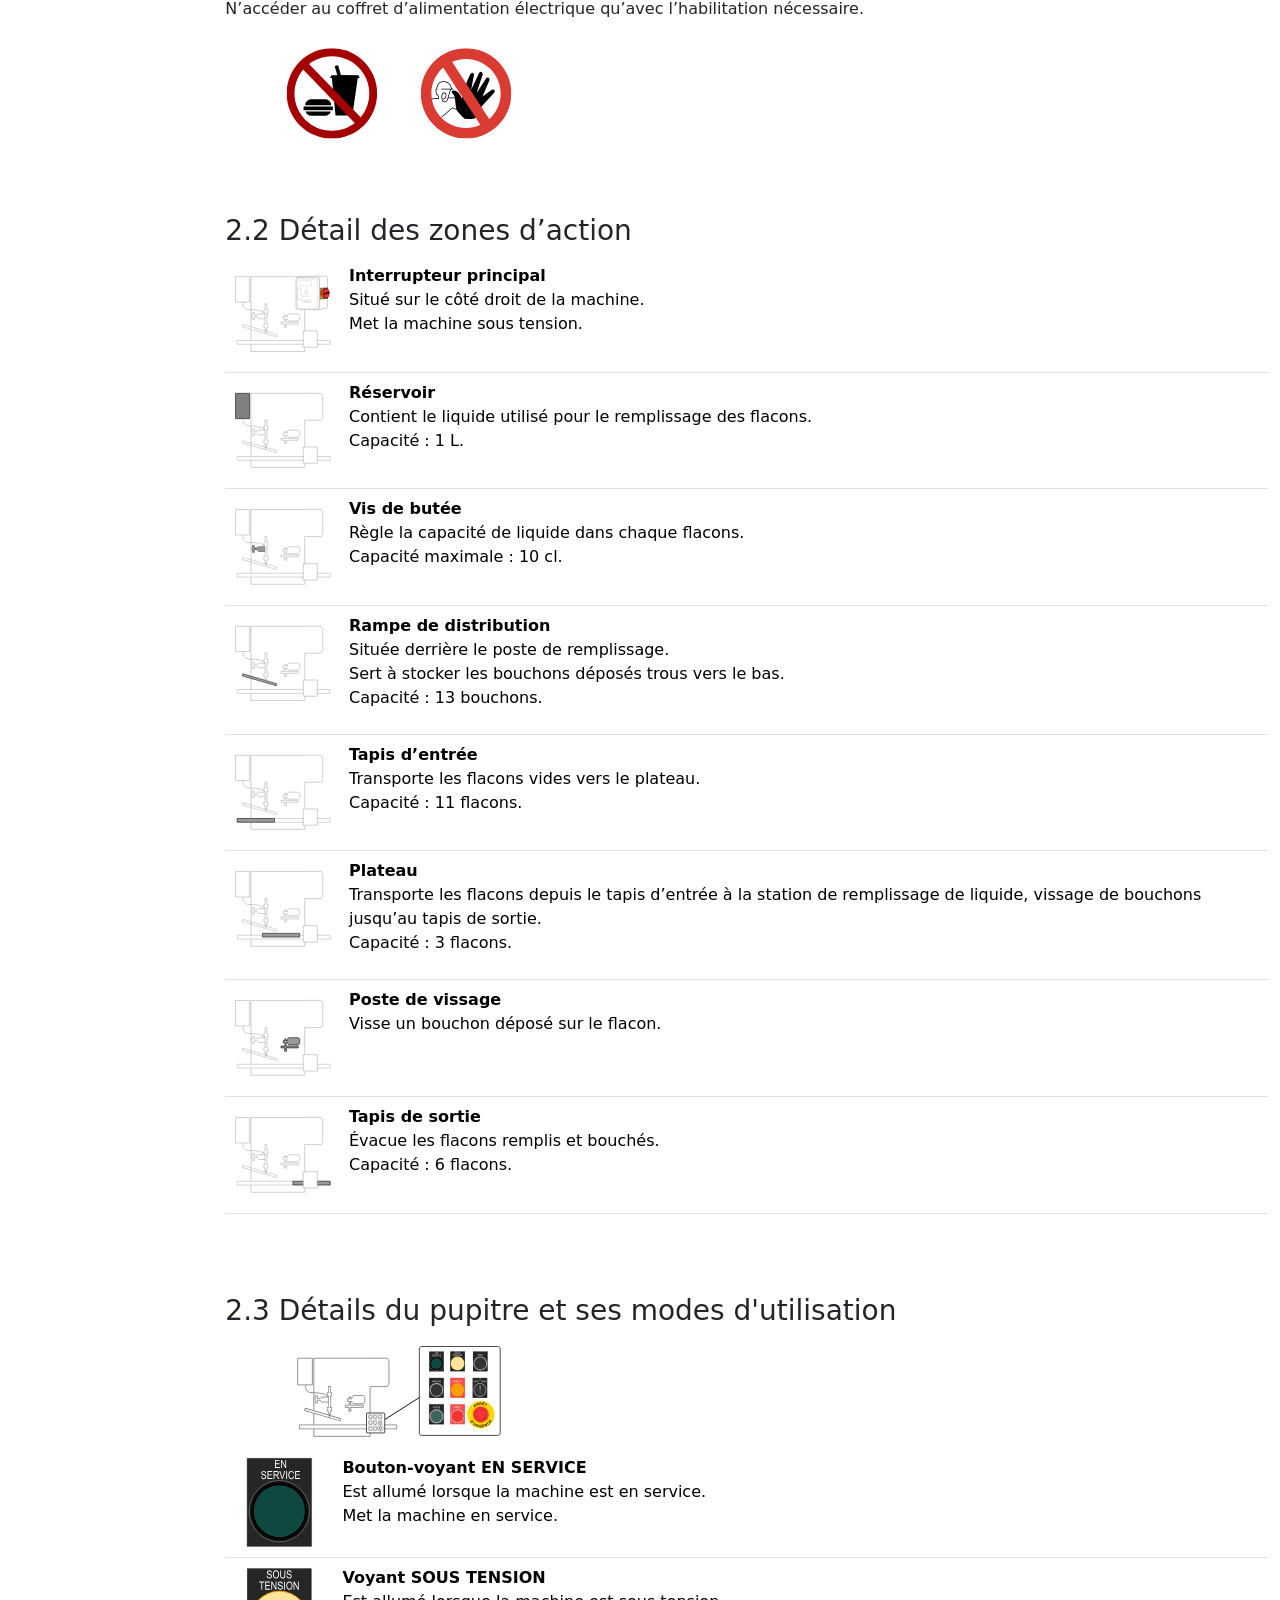
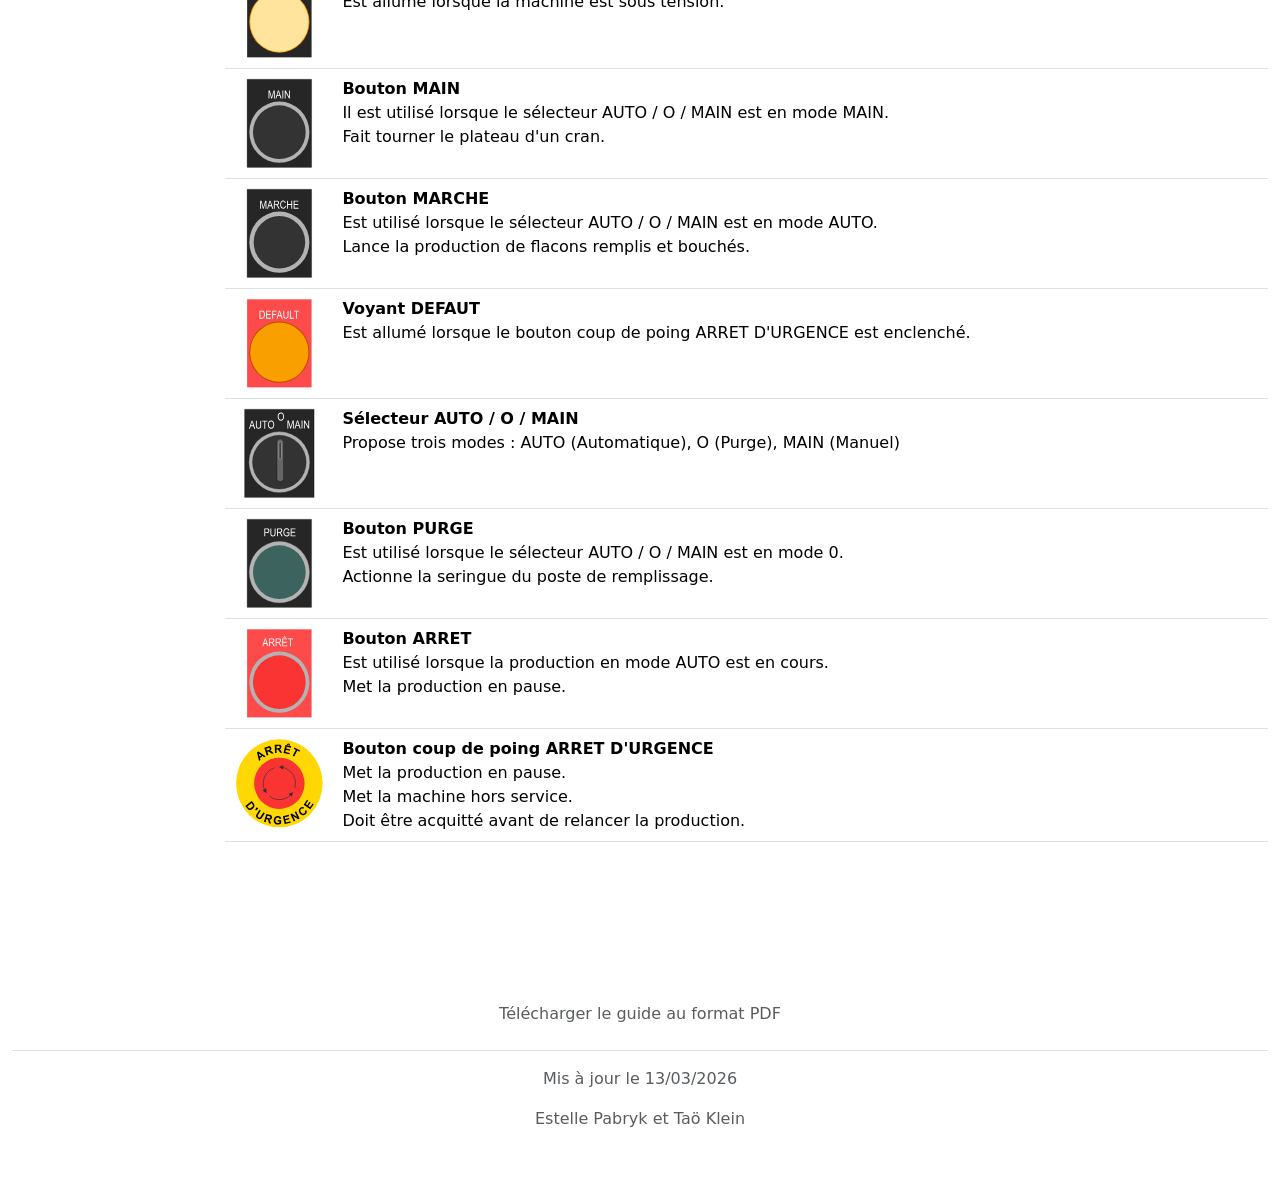
<file: Minidosa_INFORMATIONS_FR.html>
<!DOCTYPE HTML><html lang="fr">
   <head>
      <meta http-equiv="Content-Type" content="text/html; charset=UTF-8">
      <meta charset="UTF-8">
      <title>Informations</title>
      <link href="https://cdn.jsdelivr.net/npm/bootstrap@5.3.8/dist/css/bootstrap.min.css" rel="stylesheet" integrity="sha384-sRIl4kxILFvY47J16cr9ZwB07vP4J8+LH7qKQnuqkuIAvNWLzeN8tE5YBujZqJLB" crossorigin="anonymous">
      <link href="style.css" rel="stylesheet">
   </head>
   <body>
      <nav class="navbar navbar-expand-lg bg-body-tertiary sticky-top">
         <div class="container-fluid"><a class="navbar-brand" href="index.html">Minidosa</a><button class="navbar-toggler" type="button" data-bs-toggle="collapse" data-bs-target="#navbarText" aria-controls="navbarText" aria-expanded="false" aria-label="Toggle navigation"><span class="navbar-toggler-icon"></span></button><div class="collapse navbar-collapse" id="navbarText">
               <ul class="navbar-nav me-auto mb-2 mb-lg-0">
                  <li class="nav-item"><a class="nav-link" href="Minidosa_INFORMATIONS_FR.html">Informations</a></li>
                  <li class="nav-item"><a class="nav-link" href="Minidosa_INSTALLATION_FR.html">Installation</a></li>
                  <li class="nav-item"><a class="nav-link" href="Minidosa_UTILISATION_FR.html">Utilisation</a></li>
                  <li class="nav-item"><a class="nav-link" href="Minidosa_MAINTENANCE_FR.html">Maintenance</a></li>
               </ul>
               <ul class="navbar-nav mb-2 mb-lg-0 align-items-end">
                  <li class="nav-item"><a class="nav-link fw-bold" href="index.html">FR</a></li>
                  <li class="nav-item"><a class="nav-link" href="index_en.html">EN</a></li>
               </ul>
            </div>
         </div>
      </nav>
      <div class="container-fluid">
         <div class="row">
            <div class="col-2">
               <div class="d-none d-md-block position-sticky mt-5" style="top: 100px;">
                  <div class="nav flex-column nav-pills w-100" id="menu-utilisation"><a class="nav-link fw-bold" href="#">Informations techniques</a><a class="nav-link fw-bold" href="#">Conformité à la directive européenne 2006/42/CE
                        relative aux machines</a><a class="nav-link fw-bold" href="#">Caractéristiques techniques</a><a class="nav-link fw-bold" href="#">Informations pédagogiques</a><a class="nav-link fw-bold" href="#">Consignes de sécurité</a><a class="nav-link fw-bold" href="#">Détail des zones d’action</a><a class="nav-link fw-bold" href="#">Détails du pupitre et ses modes d'utilisation</a></div>
               </div>
            </div>
            <div class="col-10">
               <h1 class="mb-4">Informations</h1>
               <section class="mb-5">
                  <h2>Informations techniques</h2>
                  
                  <section class="mb-5">
                     <h3>Conformité à la directive européenne 2006/42/CE
                        relative aux machines</h3>
                     
                     <div class="table-responsive">
                        <table class="table">
                           
                           <tbody>
                              
                              <tr>
                                 
                                 <td style="width:15px"><img src="images/CE.svg" class="img-fluid" width="100%"></td>
                                 
                                 <td style="width:15px">La machine décrite dans la présente documentation
                                    est conforme aux exigences essentielles de santé et de sécurité
                                    de la directive 2006/42/CE relative aux machines. Une déclaration
                                    de conformité CE a été établie par le fabricant et est tenue à la
                                    disposition des autorités compétentes. La machine a été conçue et fabriquée
                                    conformément aux normes harmonisées applicables, notamment EN ISO 12100
                                    et EN 60204-1, le cas échéant.</td>
                                 </tr>
                              </tbody>
                        </table>
                     </div>
                  </section>
                  
                  <section class="mb-5">
                     <h3>Caractéristiques techniques</h3>
                     
                     <div class="table-responsive">
                        <table class="table">
                           
                           <tbody>
                              
                              <tr>
                                 
                                 <td style="width:15px">Bruit</td>
                                 
                                 <td style="width:15px">&lt; 70 dB.</td>
                                 </tr>
                              
                              <tr>
                                 
                                 <td style="width:15px">Masse de l'équipement</td>
                                 
                                 <td style="width:15px">80 kg (176.4 lb) sans pieds support, 110 kg (242.5 lb) avec pieds
                                    support.</td>
                                 </tr>
                              
                              <tr>
                                 
                                 <td style="width:15px">Dimensions</td>
                                 
                                 <td style="width:15px">Longueur : 1.15 m (45.3 in) Largeur : 0.75 m (29.5 in) Hauteur : 0.85 m (33.5 in).</td>
                                 </tr>
                              
                              <tr>
                                 
                                 <td style="width:15px">Pression pneumatique nominale
                                    d'utilisation</td>
                                 
                                 <td style="width:15px">6 bars.</td>
                                 </tr>
                              
                              <tr>
                                 
                                 <td style="width:15px">Consommation d'air nominale en
                                    utilisation continue</td>
                                 
                                 <td style="width:15px">7 litres / minute.</td>
                                 </tr>
                              
                              <tr>
                                 
                                 <td style="width:15px">Puissance nominale</td>
                                 
                                 <td style="width:15px">0,9 kW.</td>
                                 </tr>
                              
                              <tr>
                                 
                                 <td style="width:15px">Organes de sécurité</td>
                                 
                                 <td style="width:15px">
                                    <div class="d-block">Protecteurs fixes.</div>
                                    <div class="d-block">Protecteur mobile avec capteur de sécurité.</div>
                                    <div class="d-block">Arrêt d'urgence.</div>
                                    <div class="d-block">Module de contrôle de sécurité (redondance
                                       et auto contrôle des circuits de sécurité).</div>
                                 </td>
                                 </tr>
                              
                              <tr>
                                 
                                 <td style="width:15px">Automate programmable</td>
                                 
                                 <td style="width:15px">M221 CE40R de Télémécanique.</td>
                                 </tr>
                              
                              <tr>
                                 
                                 <td style="width:15px">Constructeur</td>
                                 
                                 <td style="width:15px">
                                    <div class="d-block fw-bold">RAVOUX AUTOMATISMES</div>
                                    <div class="d-block">Rue de l’industrie - ZI Vichy Rhue</div>
                                    <div class="d-block">03300 CREUZIER LE VIEUX</div>
                                    <div class="d-block">Tél. +33 4.70.97.48.62</div>
                                 </td>
                                 </tr>
                              </tbody>
                        </table>
                     </div>
                  </section>
               </section>
               <section class="mb-5">
                  <h2>Informations pédagogiques</h2>
                  
                  <p>La MINIDOSA est une machine de flaconnage. Les flacons entrent
                     vides dans la machine et ressortent remplis de liquide et vissés
                     d'un bouchon.</p>
                  
                  <p>La MINIDOSA est une machine à visée pédagogique. Elle permet
                     aux élèves de filières technologiques d'appréhender des conditions
                     industrielles réalistes dans un environnement contrôlé.</p>
                  
                  <div class="my-3">
                     </div>
                  
                  <section class="mb-5">
                     <h3>Consignes de sécurité</h3>
                     
                     <p>Protéger la machine de l’humidité et des projections d’eau.</p>
                     
                     <p>N’accéder au coffret d’alimentation électrique qu’avec l’habilitation
                        nécessaire.</p>
                     
                     <div class="col-6 col-md-8 col-lg-4"><img src="images/no_food_no_access.svg" class="img-fluid" width="100%"></div>
                  </section>
                  
                  <section class="mb-5">
                     <h3>Détail des zones d’action</h3>
                     
                     <div class="table-responsive">
                        <table class="table">
                           
                           <tbody>
                              
                              <tr>
                                 
                                 <td style="width:15px"><img src="images/localisation_interrupteur_principal.svg" class="img-fluid" width="100%"></td>
                                 
                                 <td style="width:15px">
                                    <div class="d-block fw-bold">Interrupteur principal</div>
                                    <div class="d-block">Situé sur le côté droit de la machine.</div>
                                    <div class="d-block">Met la machine sous tension.</div>
                                 </td>
                                 </tr>
                              
                              <tr>
                                 
                                 <td style="width:15px"><img src="images/localisation_reservoir.svg" class="img-fluid" width="100%"></td>
                                 
                                 <td style="width:15px">
                                    <div class="d-block fw-bold">Réservoir</div>
                                    <div class="d-block">Contient le liquide utilisé pour le remplissage
                                       des flacons.</div>
                                    <p>Capacité : 1 L.</p>
                                 </td>
                                 </tr>
                              
                              <tr>
                                 
                                 <td style="width:15px"><img src="images/localisation_vis_de_butee.svg" class="img-fluid" width="100%"></td>
                                 
                                 <td style="width:15px">
                                    <div class="d-block fw-bold">Vis de butée</div>
                                    <div class="d-block">Règle la capacité de liquide dans chaque
                                       flacons.</div>
                                    <p>Capacité maximale : 10 cl.</p>
                                    <p></p>
                                 </td>
                                 </tr>
                              
                              <tr>
                                 
                                 <td style="width:15px"><img src="images/localisation_rampe.svg" class="img-fluid" width="100%"></td>
                                 
                                 <td style="width:15px">
                                    <div class="d-block fw-bold">Rampe de distribution</div>
                                    <div class="d-block">Située derrière le poste de remplissage.</div>
                                    <div class="d-block">Sert à stocker les bouchons déposés trous
                                       vers le bas.</div>
                                    <p>Capacité : 13 bouchons.</p>
                                 </td>
                                 </tr>
                              
                              <tr>
                                 
                                 <td style="width:15px"><img src="images/localisation_tapis_entree.svg" class="img-fluid" width="100%"></td>
                                 
                                 <td style="width:15px">
                                    <div class="d-block fw-bold">Tapis d’entrée</div>
                                    <div class="d-block">Transporte les flacons vides vers le plateau.</div>
                                    <p>Capacité : 11 flacons.</p>
                                    <p></p>
                                 </td>
                                 </tr>
                              
                              <tr>
                                 
                                 <td style="width:15px"><img src="images/localisation_plateau.svg" class="img-fluid" width="100%"></td>
                                 
                                 <td style="width:15px">
                                    <div class="d-block fw-bold">Plateau</div>
                                    <div class="d-block">Transporte les flacons depuis le tapis
                                       d’entrée à la station de remplissage de liquide, vissage de bouchons
                                       jusqu’au tapis de sortie.</div>
                                    <p>Capacité : 3 flacons.</p>
                                    <p></p>
                                 </td>
                                 </tr>
                              
                              <tr>
                                 
                                 <td style="width:15px"><img src="images/localisation_poste_de_vissage.svg" class="img-fluid" width="100%"></td>
                                 
                                 <td style="width:15px">
                                    <div class="d-block fw-bold">Poste de vissage</div>
                                    <div class="d-block">Visse un bouchon déposé sur le flacon.</div>
                                 </td>
                                 </tr>
                              
                              <tr>
                                 
                                 <td style="width:15px"><img src="images/localisation_tapis_sortie.svg" class="img-fluid" width="100%"></td>
                                 
                                 <td style="width:15px">
                                    <div class="d-block fw-bold">Tapis de sortie</div>
                                    <div class="d-block">Évacue les flacons remplis et bouchés.</div>
                                    <p>Capacité : 6 flacons.</p>
                                 </td>
                                 </tr>
                              </tbody>
                        </table>
                     </div>
                  </section>
                  
                  <section class="mb-5">
                     <h3>Détails du pupitre et ses modes d'utilisation</h3>
                     
                     <div class="col-6 col-md-8 col-lg-4"><img src="images/pupitre_couleur_localisation.svg" class="img-fluid" width="100%"></div>
                     
                     <div class="table-responsive">
                        <table class="table">
                           
                           <tbody>
                              
                              <tr>
                                 
                                 <td style="width:15px"><img src="images/pupitre_couleur_btn_en_service.svg" class="img-fluid" width="100%"></td>
                                 
                                 <td style="width:15px">
                                    <div class="d-block fw-bold">Bouton-voyant EN
                                       SERVICE</div>
                                    <div class="d-block">Est allumé lorsque la
                                       machine est en service.</div>
                                    <div class="d-block">Met la
                                       machine en service.</div>
                                 </td>
                                 </tr>
                              
                              <tr>
                                 
                                 <td style="width:15px"><img src="images/pupitre_couleur_vynt_sous_tension.svg" class="img-fluid" width="100%"></td>
                                 
                                 <td style="width:15px">
                                    <div class="d-block fw-bold">Voyant SOUS TENSION</div>
                                    <div class="d-block">Est allumé lorsque la machine est sous
                                       tension.</div>
                                 </td>
                                 </tr>
                              
                              <tr>
                                 
                                 <td style="width:15px"><img src="images/pupitre_couleur_btn_main.svg" class="img-fluid" width="100%"></td>
                                 
                                 <td style="width:15px">
                                    <div class="d-block fw-bold">Bouton MAIN</div>
                                    <div class="d-block">Il est utilisé lorsque le sélecteur AUTO
                                       / O / MAIN est en mode MAIN.</div>
                                    <div class="d-block">Fait
                                       tourner le plateau d'un cran.</div>
                                 </td>
                                 </tr>
                              
                              <tr>
                                 
                                 <td style="width:15px"><img src="images/pupitre_couleur_btn_marche.svg" class="img-fluid" width="100%"></td>
                                 
                                 <td style="width:15px">
                                    <div class="d-block fw-bold">Bouton MARCHE</div>
                                    <div class="d-block">Est utilisé lorsque le sélecteur AUTO
                                       / O / MAIN est en mode AUTO.</div>
                                    <div class="d-block">Lance
                                       la production de flacons remplis et bouchés.</div>
                                 </td>
                                 </tr>
                              
                              <tr>
                                 
                                 <td style="width:15px"><img src="images/pupitre_couleur_vynt_default.svg" class="img-fluid" width="100%"></td>
                                 
                                 <td style="width:15px">
                                    <div class="d-block fw-bold">Voyant DEFAUT</div>
                                    <div class="d-block">Est allumé lorsque le bouton coup de poing
                                       ARRET D'URGENCE est enclenché.</div>
                                 </td>
                                 </tr>
                              
                              <tr>
                                 
                                 <td style="width:15px"><img src="images/pupitre_couleur_slct_Auto_O_main.svg" class="img-fluid" width="100%"></td>
                                 
                                 <td style="width:15px">
                                    <div class="d-block fw-bold">Sélecteur AUTO
                                       / O / MAIN</div>
                                    <div class="d-block">Propose trois modes
                                       : AUTO (Automatique), O (Purge), MAIN (Manuel)</div>
                                 </td>
                                 </tr>
                              
                              <tr>
                                 
                                 <td style="width:15px"><img src="images/pupitre_couleur_btn_purge.svg" class="img-fluid" width="100%"></td>
                                 
                                 <td style="width:15px">
                                    <div class="d-block fw-bold">Bouton
                                       PURGE</div>
                                    <div class="d-block">Est utilisé lorsque le sélecteur
                                       AUTO / O / MAIN est en mode 0.</div>
                                    <div class="d-block">Actionne
                                       la seringue du poste de remplissage.</div>
                                 </td>
                                 </tr>
                              
                              <tr>
                                 
                                 <td style="width:15px"><img src="images/pupitre_couleur_btn_arret.svg" class="img-fluid" width="100%"></td>
                                 
                                 <td style="width:15px">
                                    <div class="d-block fw-bold">Bouton ARRET</div>
                                    <div class="d-block">Est utilisé lorsque la production en mode
                                       AUTO est en cours.</div>
                                    <div class="d-block">Met la production
                                       en pause.</div>
                                 </td>
                                 </tr>
                              
                              <tr>
                                 
                                 <td style="width:15px"><img src="images/pupitre_couleur_btn_coup_poing_arret_urgence.svg" class="img-fluid" width="100%"></td>
                                 
                                 <td style="width:15px">
                                    <div class="d-block fw-bold">Bouton coup de
                                       poing ARRET D'URGENCE</div>
                                    <div class="d-block">Met la production
                                       en pause.</div>
                                    <div class="d-block">Met la machine hors
                                       service.</div>
                                    <div class="d-block">Doit être acquitté avant
                                       de relancer la production.</div>
                                 </td>
                                 </tr>
                              </tbody>
                        </table>
                     </div>
                  </section>
               </section>
            </div>
         </div>
      </div>
      <div class="container-fluid">
         <footer class="py-3 my-4">
            <ul class="nav justify-content-center border-bottom pb-3 mb-3 mt-5">
               <li class="nav-item"><a href="https://seafile.qru.fr/f/91f0d0c6eff74e34a4fa/?dl=1" class="nav-link px-2 text-body-secondary">Télécharger le
                     guide au format PDF</a></li>
            </ul>
            <p class="text-center text-body-secondary">Mis à jour le 13/03/2026</p>
            <p class="text-center text-body-secondary">Estelle Pabryk et Taö Klein</p>
         </footer>
      </div><script> document.querySelectorAll('.nav-pills .nav-link').forEach(a => a.onclick = () => { a.classList.add('clicked'); setTimeout(() => a.classList.remove('clicked'), 1000); } ); </script><script src="https://cdn.jsdelivr.net/npm/bootstrap@5.3.8/dist/js/bootstrap.bundle.min.js" integrity="sha384-FKyoEForCGlyvwx9Hj09JcYn3nv7wiPVlz7YYwJrWVcXK/BmnVDxM+D2scQbITxI" crossorigin="anonymous"></script></body>
</html>
</file>
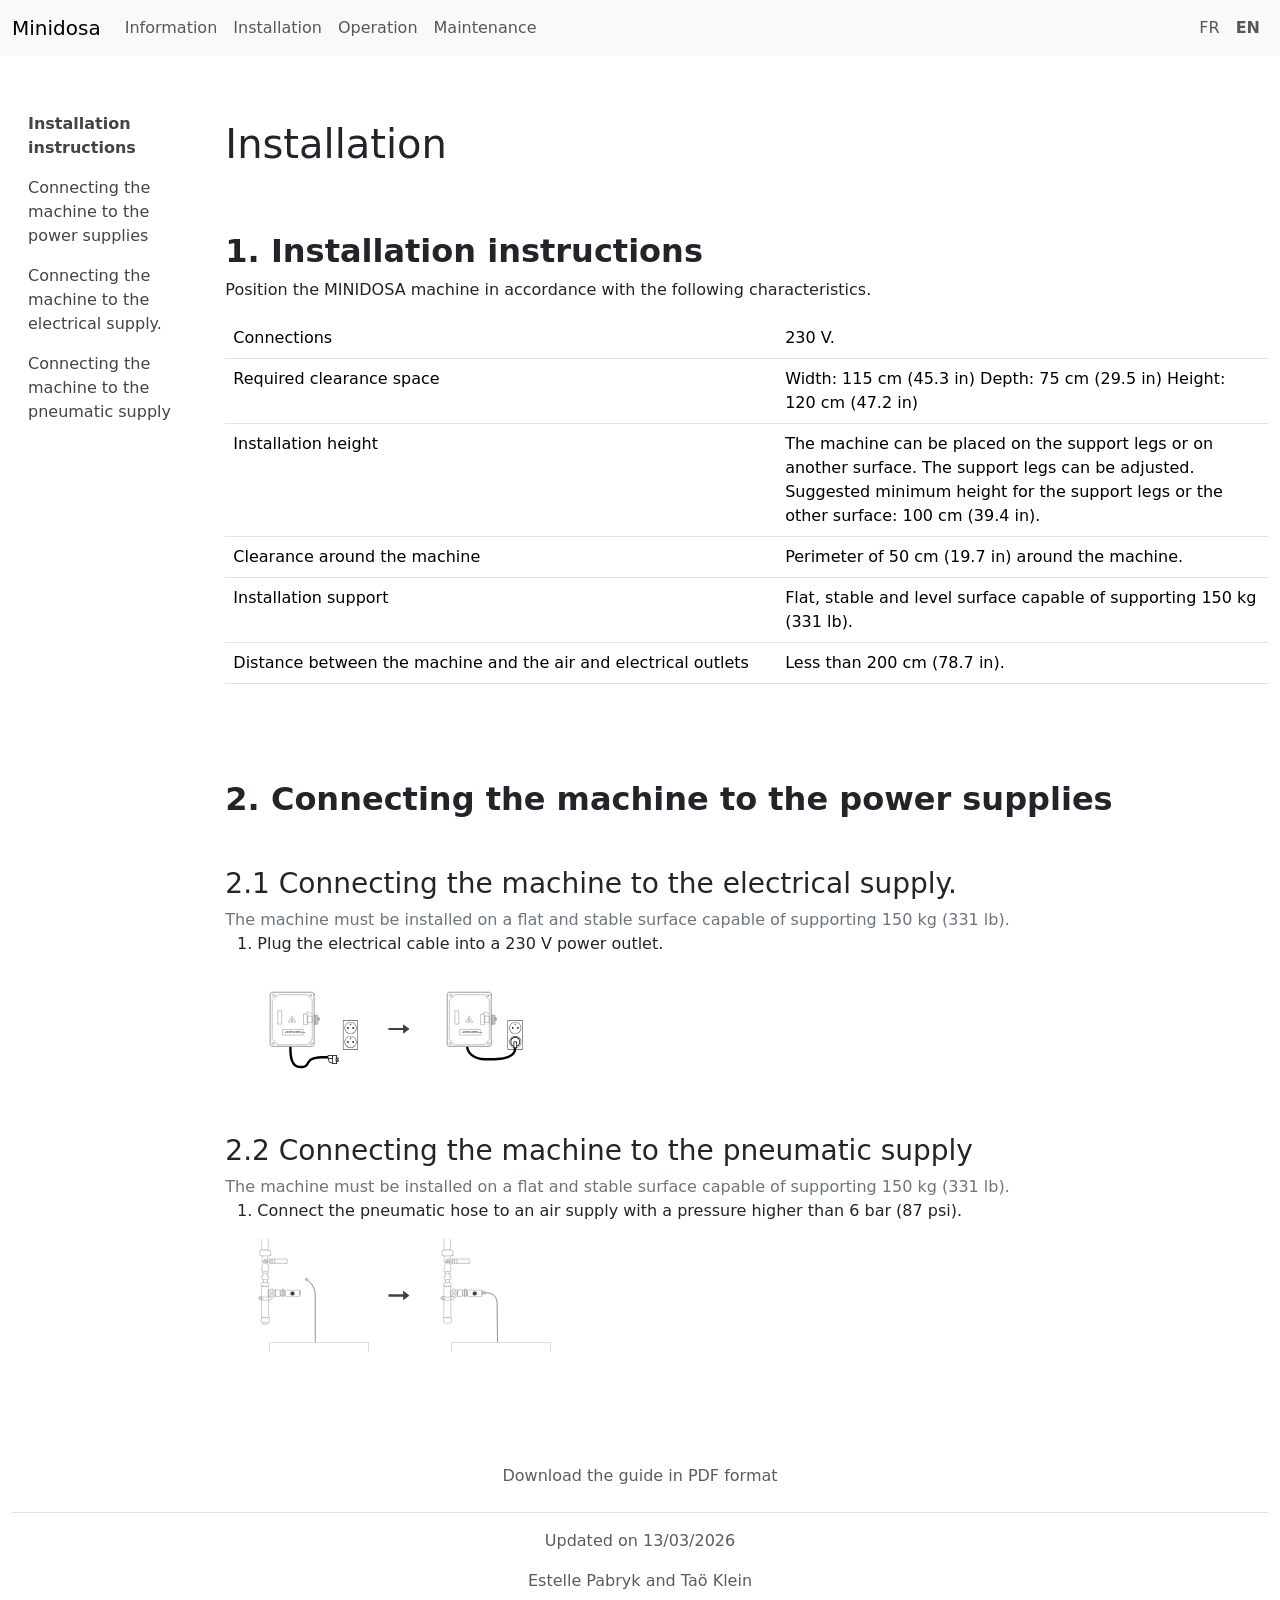
<file: Minidosa_INSTALLATION_EN.html>
<!DOCTYPE HTML><html lang="en">
   <head>
      <meta http-equiv="Content-Type" content="text/html; charset=UTF-8">
      <meta charset="UTF-8">
      <title>Installation</title>
      <link href="https://cdn.jsdelivr.net/npm/bootstrap@5.3.8/dist/css/bootstrap.min.css" rel="stylesheet" integrity="sha384-sRIl4kxILFvY47J16cr9ZwB07vP4J8+LH7qKQnuqkuIAvNWLzeN8tE5YBujZqJLB" crossorigin="anonymous">
      <link href="style.css" rel="stylesheet">
   </head>
   <body>
      <nav class="navbar navbar-expand-lg bg-body-tertiary sticky-top">
         <div class="container-fluid"><a class="navbar-brand" href="index_en.html">Minidosa</a><button class="navbar-toggler" type="button" data-bs-toggle="collapse" data-bs-target="#navbarText" aria-controls="navbarText" aria-expanded="false" aria-label="Toggle navigation"><span class="navbar-toggler-icon"></span></button><div class="collapse navbar-collapse" id="navbarText">
               <ul class="navbar-nav me-auto mb-2 mb-lg-0">
                  <li class="nav-item"><a class="nav-link" href="Minidosa_INFORMATIONS_EN.html">Information</a></li>
                  <li class="nav-item"><a class="nav-link" href="Minidosa_INSTALLATION_EN.html">Installation</a></li>
                  <li class="nav-item"><a class="nav-link" href="Minidosa_UTILISATION_EN.html">Operation</a></li>
                  <li class="nav-item"><a class="nav-link" href="Minidosa_MAINTENANCE_EN.html">Maintenance</a></li>
               </ul>
               <ul class="navbar-nav mb-2 mb-lg-0 align-items-end">
                  <li class="nav-item"><a class="nav-link" href="index.html">FR</a></li>
                  <li class="nav-item"><a class="nav-link fw-bold" href="index_en.html">EN</a></li>
               </ul>
            </div>
         </div>
      </nav>
      <div class="container-fluid">
         <div class="row">
            <div class="col-2">
               <div class="d-none d-md-block position-sticky mt-5" style="top: 100px;">
                  <div class="nav flex-column nav-pills w-100" id="menu-utilisation"><a class="nav-link fw-bold" href="#">Installation instructions</a><a class="nav-link" href="#">Connecting the machine to the power
                        supplies</a><a class="nav-link" href="#">Connecting the machine to the electrical
                        supply.</a><a class="nav-link" href="#">Connecting the machine to the pneumatic
                        supply</a></div>
               </div>
            </div>
            <div class="col-10">
               <h1 class="mb-4">Installation</h1>
               <section class="mb-5">
                  <h2>Installation instructions</h2>
                  
                  <p>Position the MINIDOSA machine in accordance with the following
                     characteristics.</p>
                  
                  <div class="table-responsive">
                     <table class="table">
                        
                        <tbody>
                           
                           <tr>
                              
                              <td style="width:15px">Connections</td>
                              
                              <td style="width:15px">230 V.</td>
                              </tr>
                           
                           <tr>
                              
                              <td style="width:15px">Required clearance space</td>
                              
                              <td style="width:15px">Width: 115 cm (45.3 in) Depth: 75 cm (29.5 in) Height: 120 cm (47.2 in)</td>
                              </tr>
                           
                           <tr>
                              
                              <td style="width:15px">Installation height</td>
                              
                              <td style="width:15px">The machine can be placed on the support legs or on another surface. The support legs
                                 can be adjusted. Suggested minimum height for the support legs or the other surface:
                                 100 cm (39.4 in).</td>
                              </tr>
                           
                           <tr>
                              
                              <td style="width:15px">Clearance around the machine</td>
                              
                              <td style="width:15px">Perimeter of 50 cm (19.7 in) around the machine.</td>
                              </tr>
                           
                           <tr>
                              
                              <td style="width:15px">Installation support</td>
                              
                              <td style="width:15px">Flat, stable and level surface capable of supporting
                                 150 kg (331 lb).</td>
                              </tr>
                           
                           <tr>
                              
                              <td style="width:15px">Distance between the machine and the air and electrical
                                 outlets</td>
                              
                              <td style="width:15px">Less than 200 cm (78.7 in).</td>
                              </tr>
                           </tbody>
                     </table>
                  </div>
               </section>
               <section>
                  <h2>Connecting the machine to the power
                     supplies</h2>
                  
                  <section>
                     <h3>Connecting the machine to the electrical
                        supply.</h3>
                     
                     <p class="text-secondary my-0">The machine must be installed on a flat and stable surface
                        capable of supporting 150 kg (331 lb).</p>
                     
                     <ol>
                        <li>Plug the electrical cable into a 230 V power
                           outlet.</li>
                     </ol>
                     <div class="my-3">
                        
                        <div class="col-6 col-md-8 col-lg-4"><img src="images/ImgBranchementElec1.svg" class="img-fluid" width="100%"></div>
                     </div>
                  </section>
                  
                  <section>
                     <h3>Connecting the machine to the pneumatic
                        supply</h3>
                     
                     <p class="text-secondary my-0">The machine must be installed on a flat and stable surface
                        capable of supporting 150 kg (331 lb).</p>
                     
                     <ol>
                        <li>Connect the pneumatic hose to an
                           air supply with a pressure higher than 6 bar (87 psi).</li>
                     </ol>
                     <div class="my-3">
                        
                        <div class="col-6 col-md-8 col-lg-4"><img src="images/ImgBranchementPneu1.svg" class="img-fluid" width="100%"></div>
                     </div>
                  </section>
               </section>
            </div>
         </div>
      </div>
      <div class="container-fluid">
         <footer class="py-3 my-4">
            <ul class="nav justify-content-center border-bottom pb-3 mb-3 mt-5">
               <li class="nav-item"><a href="https://seafile.qru.fr/f/451c3701a2da4578b8d6/?dl=1" class="nav-link px-2 text-body-secondary">Download the guide in PDF format</a></li>
            </ul>
            <p class="text-center text-body-secondary">Updated on 13/03/2026</p>
            <p class="text-center text-body-secondary">Estelle Pabryk and Taö Klein</p>
         </footer>
      </div><script> document.querySelectorAll('.nav-pills .nav-link').forEach(a => a.onclick = () => { a.classList.add('clicked'); setTimeout(() => a.classList.remove('clicked'), 1000); } ); </script><script src="https://cdn.jsdelivr.net/npm/bootstrap@5.3.8/dist/js/bootstrap.bundle.min.js" integrity="sha384-FKyoEForCGlyvwx9Hj09JcYn3nv7wiPVlz7YYwJrWVcXK/BmnVDxM+D2scQbITxI" crossorigin="anonymous"></script></body>
</html>
</file>
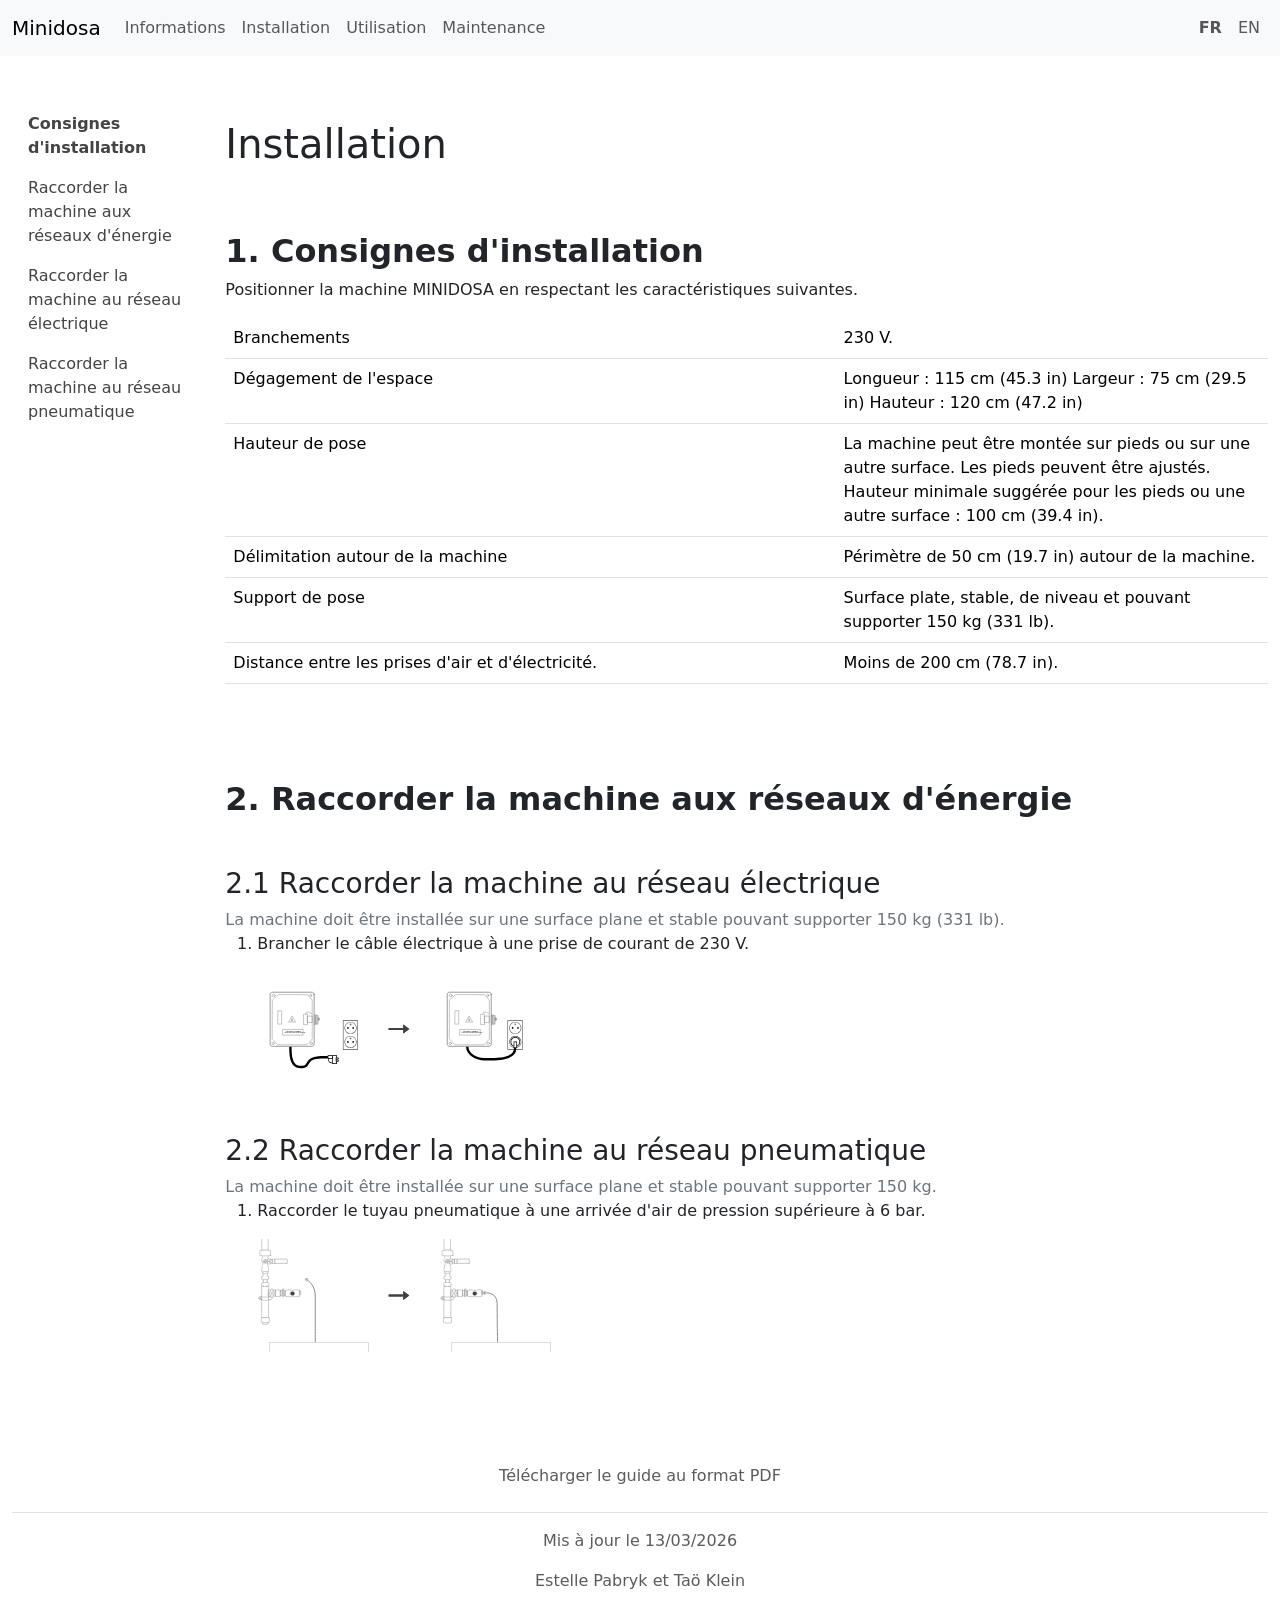
<file: Minidosa_INSTALLATION_FR.html>
<!DOCTYPE HTML><html lang="fr">
   <head>
      <meta http-equiv="Content-Type" content="text/html; charset=UTF-8">
      <meta charset="UTF-8">
      <title>Installation</title>
      <link href="https://cdn.jsdelivr.net/npm/bootstrap@5.3.8/dist/css/bootstrap.min.css" rel="stylesheet" integrity="sha384-sRIl4kxILFvY47J16cr9ZwB07vP4J8+LH7qKQnuqkuIAvNWLzeN8tE5YBujZqJLB" crossorigin="anonymous">
      <link href="style.css" rel="stylesheet">
   </head>
   <body>
      <nav class="navbar navbar-expand-lg bg-body-tertiary sticky-top">
         <div class="container-fluid"><a class="navbar-brand" href="index.html">Minidosa</a><button class="navbar-toggler" type="button" data-bs-toggle="collapse" data-bs-target="#navbarText" aria-controls="navbarText" aria-expanded="false" aria-label="Toggle navigation"><span class="navbar-toggler-icon"></span></button><div class="collapse navbar-collapse" id="navbarText">
               <ul class="navbar-nav me-auto mb-2 mb-lg-0">
                  <li class="nav-item"><a class="nav-link" href="Minidosa_INFORMATIONS_FR.html">Informations</a></li>
                  <li class="nav-item"><a class="nav-link" href="Minidosa_INSTALLATION_FR.html">Installation</a></li>
                  <li class="nav-item"><a class="nav-link" href="Minidosa_UTILISATION_FR.html">Utilisation</a></li>
                  <li class="nav-item"><a class="nav-link" href="Minidosa_MAINTENANCE_FR.html">Maintenance</a></li>
               </ul>
               <ul class="navbar-nav mb-2 mb-lg-0 align-items-end">
                  <li class="nav-item"><a class="nav-link fw-bold" href="index.html">FR</a></li>
                  <li class="nav-item"><a class="nav-link" href="index_en.html">EN</a></li>
               </ul>
            </div>
         </div>
      </nav>
      <div class="container-fluid">
         <div class="row">
            <div class="col-2">
               <div class="d-none d-md-block position-sticky mt-5" style="top: 100px;">
                  <div class="nav flex-column nav-pills w-100" id="menu-utilisation"><a class="nav-link fw-bold" href="#">Consignes d'installation</a><a class="nav-link" href="#">Raccorder la machine aux réseaux
                        d'énergie</a><a class="nav-link" href="#">Raccorder la machine au réseau
                        électrique</a><a class="nav-link" href="#">Raccorder la machine au réseau
                        pneumatique</a></div>
               </div>
            </div>
            <div class="col-10">
               <h1 class="mb-4">Installation</h1>
               <section class="mb-5">
                  <h2>Consignes d'installation</h2>
                  
                  <p>Positionner la machine MINIDOSA en respectant les caractéristiques
                     suivantes.</p>
                  
                  <div class="table-responsive">
                     <table class="table">
                        
                        <tbody>
                           
                           <tr>
                              
                              <td style="width:15px">Branchements</td>
                              
                              <td style="width:15px">230 V.</td>
                              </tr>
                           
                           <tr>
                              
                              <td style="width:15px">Dégagement de l'espace</td>
                              
                              <td style="width:15px">Longueur : 115 cm (45.3 in) Largeur : 75 cm (29.5 in) Hauteur : 120 cm (47.2 in)</td>
                              </tr>
                           
                           <tr>
                              
                              <td style="width:15px">Hauteur de pose</td>
                              
                              <td style="width:15px">La machine peut être montée sur pieds ou sur
                                 une autre surface. Les pieds peuvent être ajustés. Hauteur minimale
                                 suggérée pour les pieds ou une autre surface : 100 cm (39.4 in).</td>
                              </tr>
                           
                           <tr>
                              
                              <td style="width:15px">Délimitation autour de la machine</td>
                              
                              <td style="width:15px">Périmètre de 50 cm (19.7 in) autour de la machine.</td>
                              </tr>
                           
                           <tr>
                              
                              <td style="width:15px">Support de pose</td>
                              
                              <td style="width:15px">Surface plate, stable, de niveau et pouvant supporter
                                 150 kg (331 lb).</td>
                              </tr>
                           
                           <tr>
                              
                              <td style="width:15px">Distance entre les prises d'air
                                 et d'électricité.</td>
                              
                              <td style="width:15px">Moins de 200 cm (78.7 in).</td>
                              </tr>
                           </tbody>
                     </table>
                  </div>
               </section>
               <section>
                  <h2>Raccorder la machine aux réseaux
                     d'énergie</h2>
                  
                  <section>
                     <h3>Raccorder la machine au réseau
                        électrique</h3>
                     
                     <p class="text-secondary my-0">La machine doit être installée sur une surface plane
                        et stable pouvant supporter 150 kg (331 lb).</p>
                     
                     <ol>
                        <li>Brancher le câble électrique à une prise de courant
                           de 230 V.</li>
                     </ol>
                     <div class="my-3">
                        
                        <div class="col-6 col-md-8 col-lg-4"><img src="images/ImgBranchementElec1.svg" class="img-fluid" width="100%"></div>
                     </div>
                  </section>
                  
                  <section>
                     <h3>Raccorder la machine au réseau
                        pneumatique</h3>
                     
                     <p class="text-secondary my-0">La machine doit être installée sur une surface plane
                        et stable pouvant supporter 150 kg.</p>
                     
                     <ol>
                        <li>Raccorder le tuyau pneumatique
                           à une arrivée d'air de pression supérieure à 6 bar.</li>
                     </ol>
                     <div class="my-3">
                        
                        <div class="col-6 col-md-8 col-lg-4"><img src="images/ImgBranchementPneu1.svg" class="img-fluid" width="100%"></div>
                     </div>
                  </section>
               </section>
            </div>
         </div>
      </div>
      <div class="container-fluid">
         <footer class="py-3 my-4">
            <ul class="nav justify-content-center border-bottom pb-3 mb-3 mt-5">
               <li class="nav-item"><a href="https://seafile.qru.fr/f/91f0d0c6eff74e34a4fa/?dl=1" class="nav-link px-2 text-body-secondary">Télécharger le
                     guide au format PDF</a></li>
            </ul>
            <p class="text-center text-body-secondary">Mis à jour le 13/03/2026</p>
            <p class="text-center text-body-secondary">Estelle Pabryk et Taö Klein</p>
         </footer>
      </div><script> document.querySelectorAll('.nav-pills .nav-link').forEach(a => a.onclick = () => { a.classList.add('clicked'); setTimeout(() => a.classList.remove('clicked'), 1000); } ); </script><script src="https://cdn.jsdelivr.net/npm/bootstrap@5.3.8/dist/js/bootstrap.bundle.min.js" integrity="sha384-FKyoEForCGlyvwx9Hj09JcYn3nv7wiPVlz7YYwJrWVcXK/BmnVDxM+D2scQbITxI" crossorigin="anonymous"></script></body>
</html>
</file>
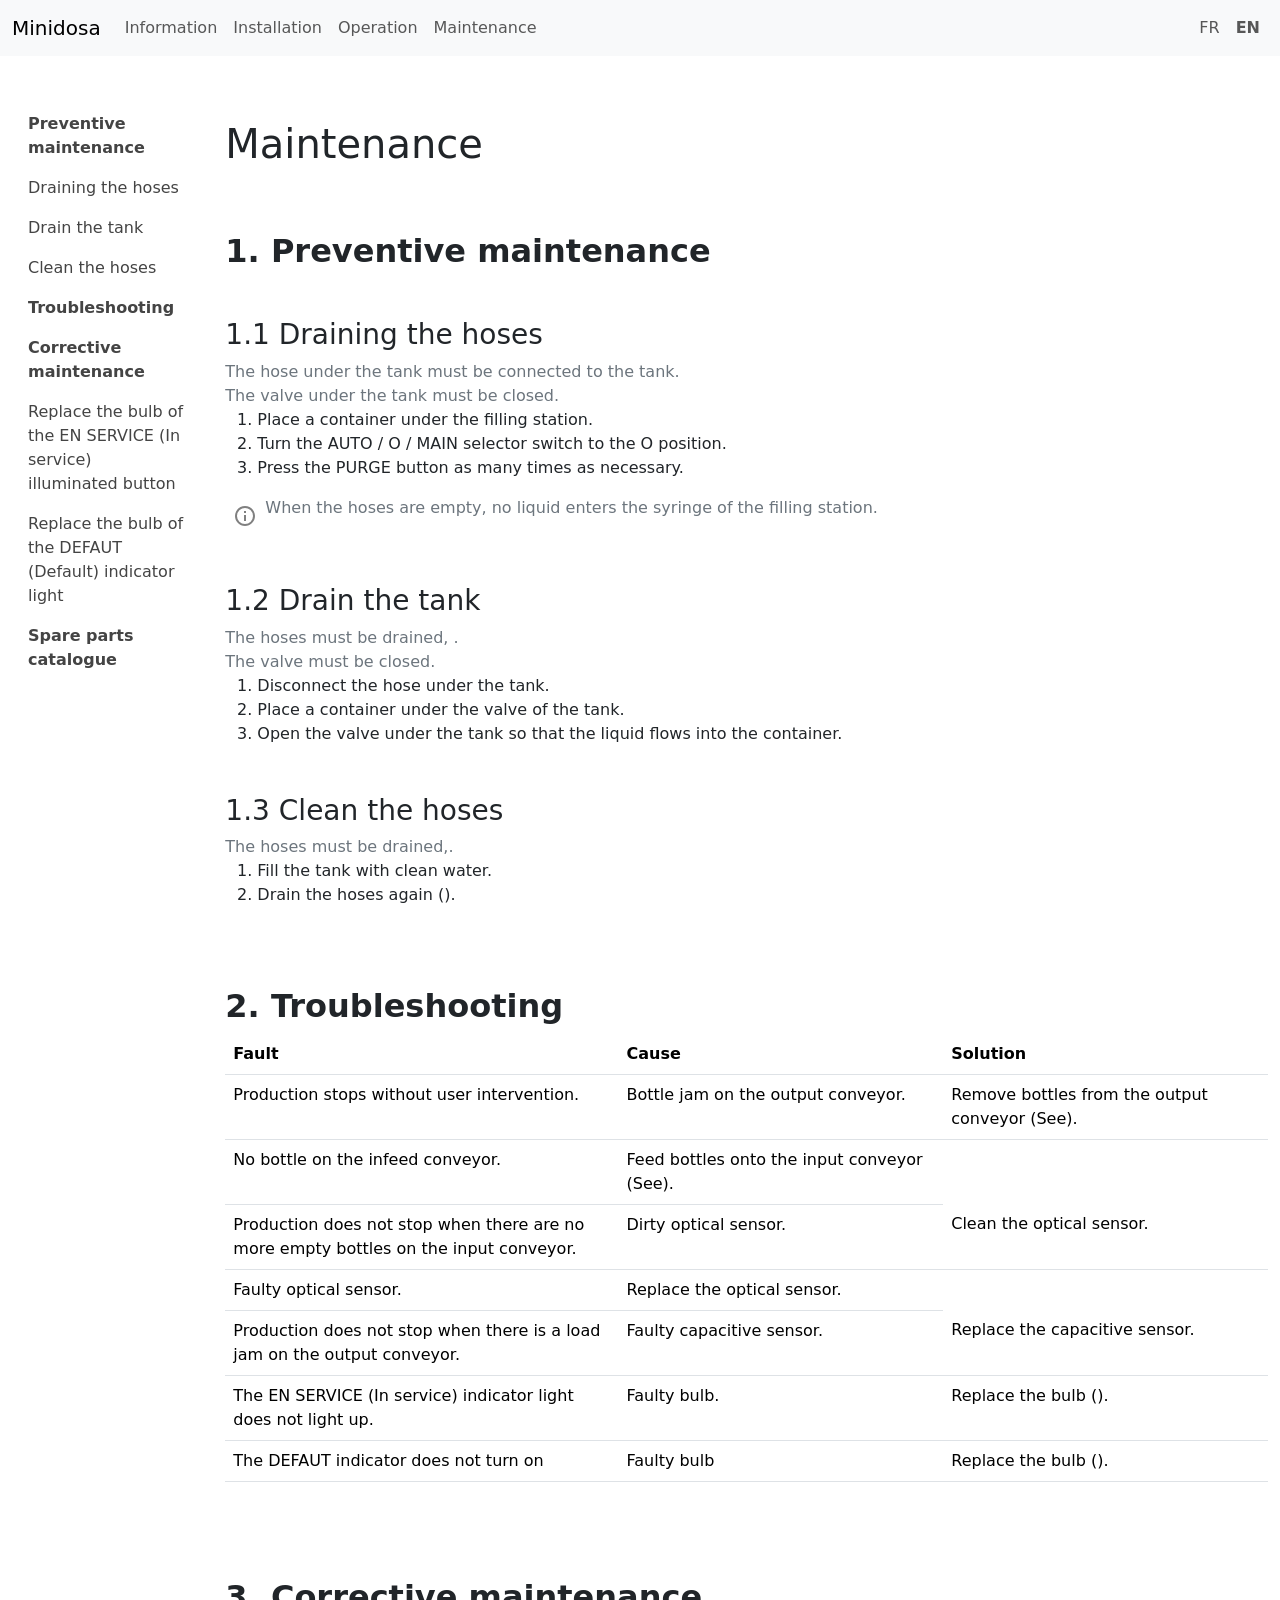
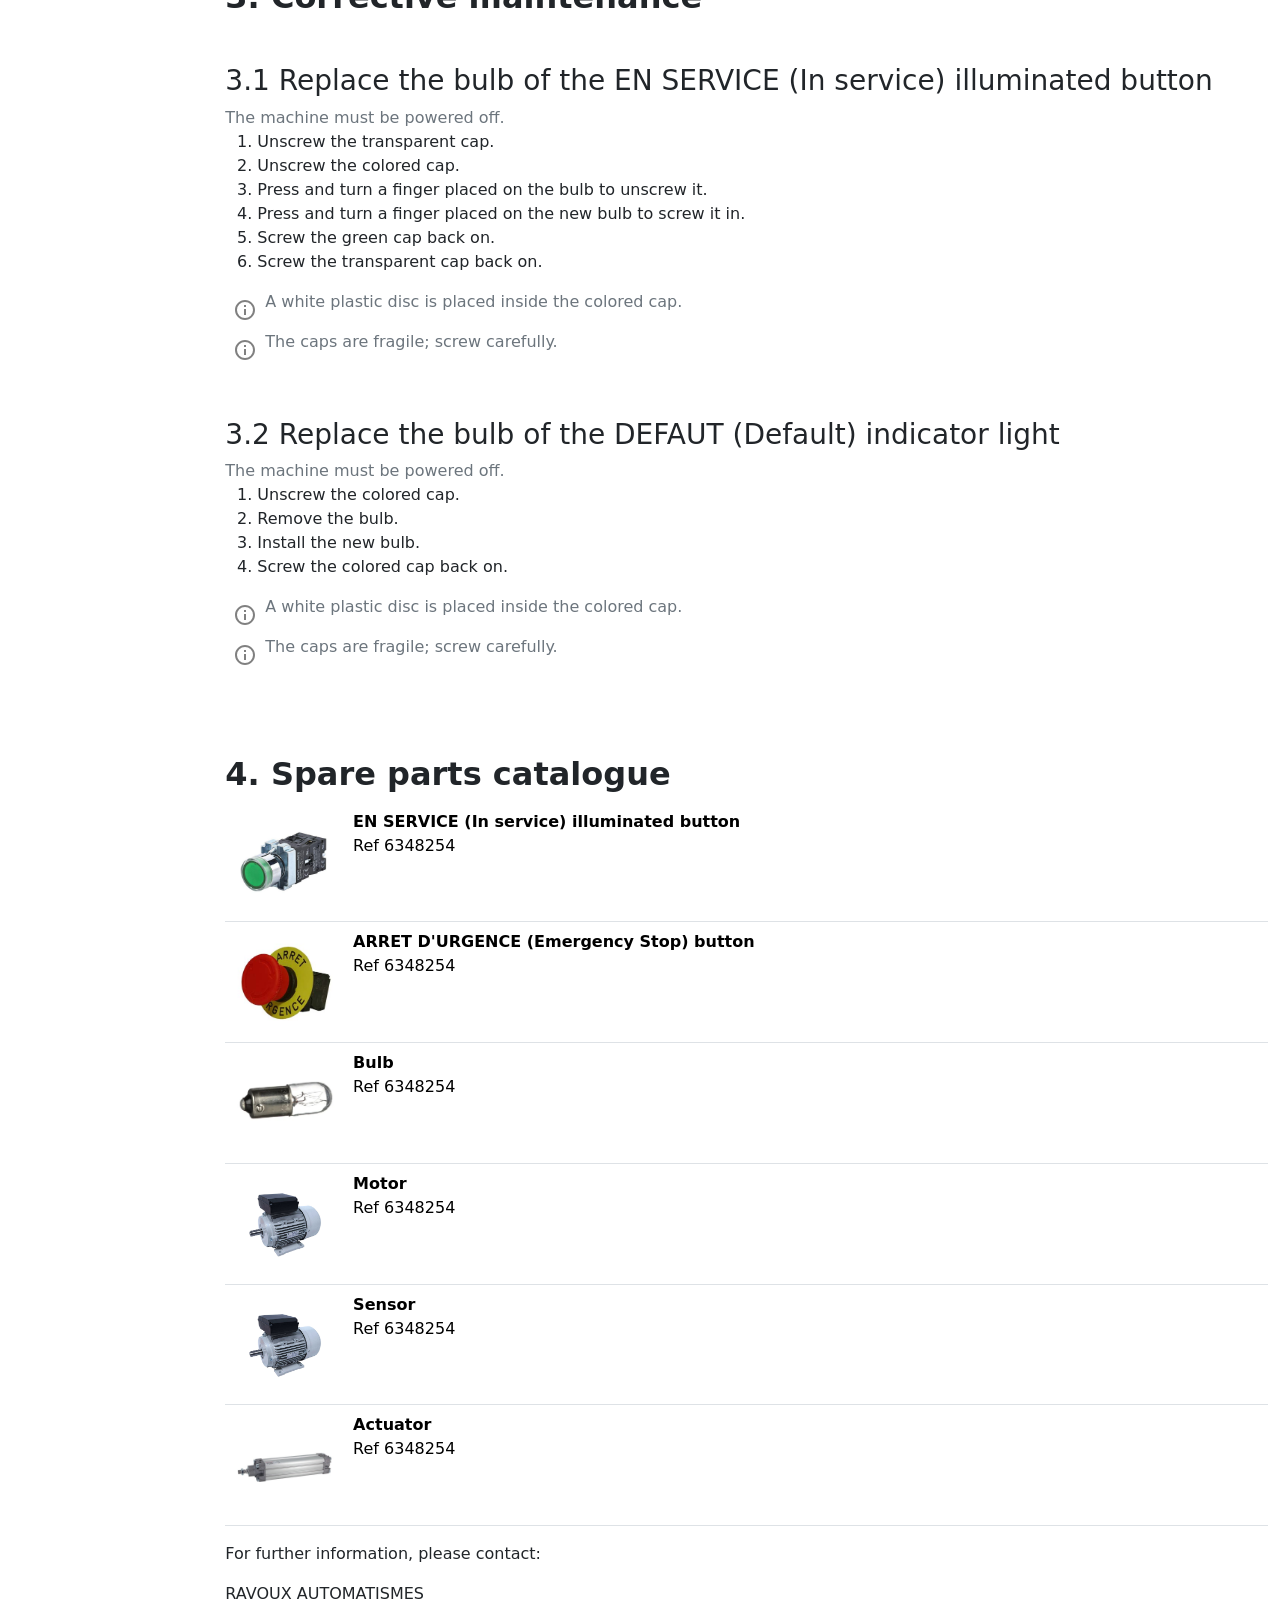
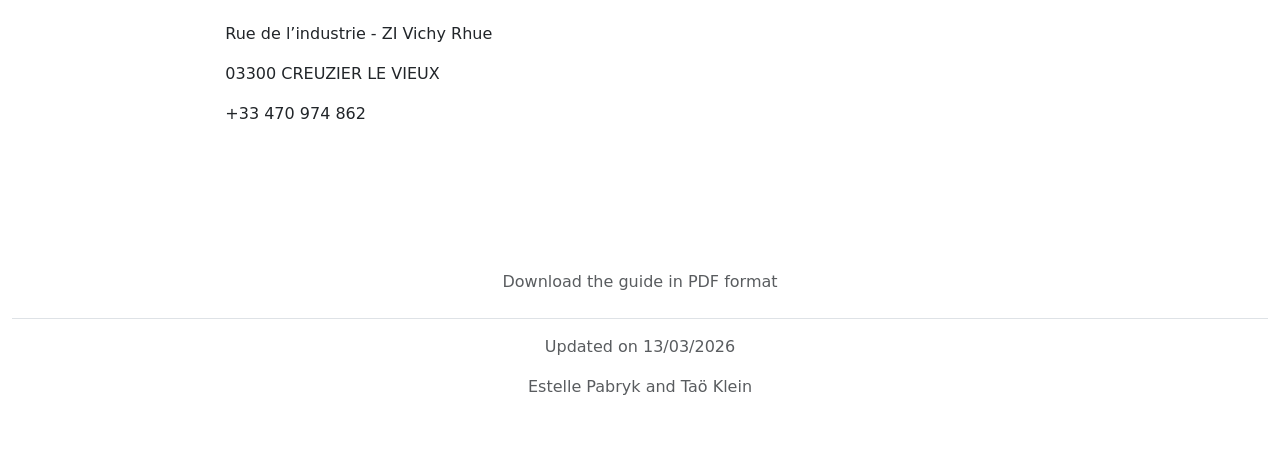
<file: Minidosa_MAINTENANCE_EN.html>
<!DOCTYPE HTML><html lang="en">
   <head>
      <meta http-equiv="Content-Type" content="text/html; charset=UTF-8">
      <meta charset="UTF-8">
      <title>Maintenance</title>
      <link href="https://cdn.jsdelivr.net/npm/bootstrap@5.3.8/dist/css/bootstrap.min.css" rel="stylesheet" integrity="sha384-sRIl4kxILFvY47J16cr9ZwB07vP4J8+LH7qKQnuqkuIAvNWLzeN8tE5YBujZqJLB" crossorigin="anonymous">
      <link href="style.css" rel="stylesheet">
   </head>
   <body>
      <nav class="navbar navbar-expand-lg bg-body-tertiary sticky-top">
         <div class="container-fluid"><a class="navbar-brand" href="index_en.html">Minidosa</a><button class="navbar-toggler" type="button" data-bs-toggle="collapse" data-bs-target="#navbarText" aria-controls="navbarText" aria-expanded="false" aria-label="Toggle navigation"><span class="navbar-toggler-icon"></span></button><div class="collapse navbar-collapse" id="navbarText">
               <ul class="navbar-nav me-auto mb-2 mb-lg-0">
                  <li class="nav-item"><a class="nav-link" href="Minidosa_INFORMATIONS_EN.html">Information</a></li>
                  <li class="nav-item"><a class="nav-link" href="Minidosa_INSTALLATION_EN.html">Installation</a></li>
                  <li class="nav-item"><a class="nav-link" href="Minidosa_UTILISATION_EN.html">Operation</a></li>
                  <li class="nav-item"><a class="nav-link" href="Minidosa_MAINTENANCE_EN.html">Maintenance</a></li>
               </ul>
               <ul class="navbar-nav mb-2 mb-lg-0 align-items-end">
                  <li class="nav-item"><a class="nav-link" href="index.html">FR</a></li>
                  <li class="nav-item"><a class="nav-link fw-bold" href="index_en.html">EN</a></li>
               </ul>
            </div>
         </div>
      </nav>
      <div class="container-fluid">
         <div class="row">
            <div class="col-2">
               <div class="d-none d-md-block position-sticky mt-5" style="top: 100px;">
                  <div class="nav flex-column nav-pills w-100" id="menu-utilisation"><a class="nav-link fw-bold" href="#">Preventive maintenance</a><a class="nav-link" href="#">Draining the hoses</a><a class="nav-link" href="#">Drain the tank</a><a class="nav-link" href="#">Clean the hoses</a><a class="nav-link fw-bold" href="#">Troubleshooting</a><a class="nav-link fw-bold" href="#">Corrective maintenance</a><a class="nav-link" href="#">Replace the bulb of the EN SERVICE (In service) illuminated button</a><a class="nav-link" href="#">Replace the bulb of the DEFAUT (Default) indicator light</a><a class="nav-link fw-bold" href="#">Spare parts catalogue</a></div>
               </div>
            </div>
            <div class="col-10">
               <h1 class="mb-4">Maintenance</h1>
               <section class="mb-5">
                  
                  <h2>Preventive maintenance</h2>
                  
                  <section>
                     
                     <h3>Draining the hoses</h3>
                     
                     <p class="text-secondary my-0">The hose under the tank must be connected to the tank.</p>
                     
                     <p class="text-secondary my-0">The valve under the tank must be closed.</p>
                     
                     <ol>
                        <li>Place a container under the filling station.</li>
                        <li>Turn the AUTO / O / MAIN selector switch to the O position.</li>
                        <li>Press the PURGE button as many times as necessary.</li>
                     </ol>
                     <div class="d-flex flex-row">
                        <div class="p-2 d-flex align-self-end"><img src="images/information.svg" class="w-100"></div>
                        <p class="mb-0 text-secondary">When the hoses are empty, no liquid enters the syringe of the
                           filling station.</p>
                     </div>
                     </section>
                  
                  <section>
                     
                     <h3>Drain the tank</h3>
                     
                     <p class="text-secondary my-0">The hoses must be drained, .</p>
                     
                     <p class="text-secondary my-0">The valve must be closed.</p>
                     
                     <ol>
                        <li>Disconnect the hose under the tank.</li>
                        <li>Place a container under the valve of the tank.</li>
                        <li>Open the valve under the tank so that the liquid flows into the
                           container.</li>
                     </ol>
                     </section>
                  
                  <section>
                     
                     <h3>Clean the hoses</h3>
                     
                     <p class="text-secondary my-0">The hoses must be drained,.</p>
                     
                     <ol>
                        <li>Fill the tank with clean water.</li>
                        <li>Drain the hoses again ().</li>
                     </ol>
                     </section>
                  </section>
               <section class="mb-5">
                  
                  <h2>Troubleshooting</h2>
                  
                  <div class="table-responsive">
                     <table class="table">
                        
                        <tbody>
                           
                           <tr>
                              
                              <td style="width:15px">
                                 <div class="d-block fw-bold">Fault</div>
                              </td>
                              
                              <td style="width:15px">
                                 <div class="d-block fw-bold">Cause</div>
                              </td>
                              
                              <td style="width:15px">
                                 <div class="d-block fw-bold">Solution</div>
                              </td>
                              </tr>
                           
                           <tr>
                              
                              <td style="width:15px">Production stops without user
                                 intervention.</td>
                              
                              <td style="width:15px">Bottle jam on the output conveyor.</td>
                              
                              <td style="width:15px">Remove bottles from the output conveyor (See).</td>
                              </tr>
                           
                           <tr>
                              
                              <td style="width:15px">No bottle on the infeed conveyor.</td>
                              
                              <td style="width:15px">Feed bottles onto the input conveyor (See).</td>
                              </tr>
                           
                           <tr>
                              
                              <td style="width:15px">Production does not stop when
                                 there are no more empty bottles on the input conveyor.</td>
                              
                              <td style="width:15px">Dirty optical sensor.</td>
                              
                              <td style="width:15px">Clean the optical sensor.</td>
                              </tr>
                           
                           <tr>
                              
                              <td style="width:15px">Faulty optical sensor.</td>
                              
                              <td style="width:15px">Replace the optical sensor.</td>
                              </tr>
                           
                           <tr>
                              
                              <td style="width:15px">Production does not stop when there is a
                                 load jam on the output conveyor.</td>
                              
                              <td style="width:15px">Faulty capacitive sensor.</td>
                              
                              <td style="width:15px">Replace the capacitive sensor.</td>
                              </tr>
                           
                           <tr>
                              
                              <td style="width:15px">The EN SERVICE (In service) indicator light does not
                                 light up.</td>
                              
                              <td style="width:15px">Faulty bulb.</td>
                              
                              <td style="width:15px">Replace the bulb ().</td>
                              </tr>
                           
                           <tr>
                              
                              <td style="width:15px">The DEFAUT indicator does not turn
                                 on</td>
                              
                              <td style="width:15px">Faulty bulb</td>
                              
                              <td style="width:15px">Replace the bulb ().</td>
                              </tr>
                           </tbody>
                        </table>
                  </div>
                  </section>
               <section class="mb-5">
                  
                  <h2>Corrective maintenance</h2>
                  
                  <section>
                     
                     <h3>Replace the bulb of the EN SERVICE (In service) illuminated button</h3>
                     
                     <p class="text-secondary my-0">The machine must be powered off.</p>
                     
                     <ol>
                        <li>Unscrew the transparent cap.</li>
                        <li>Unscrew the colored cap.</li>
                        <li>Press and turn a finger placed on the bulb to unscrew it.</li>
                        <li>Press and turn a finger placed on the new bulb to screw it in.</li>
                        <li>Screw the green cap back on.</li>
                        <li>Screw the transparent cap back on.</li>
                     </ol>
                     </section>
                  
                  <div class="d-flex flex-row">
                     <div class="p-2 d-flex align-self-end"><img src="images/information.svg" class="w-100"></div>
                     <p class="mb-0 text-secondary">A white plastic disc is placed inside the colored
                        cap.</p>
                  </div>
                  
                  <div class="d-flex flex-row">
                     <div class="p-2 d-flex align-self-end"><img src="images/information.svg" class="w-100"></div>
                     <p class="mb-0 text-secondary">The caps are fragile; screw carefully.</p>
                  </div>
                  
                  <section>
                     
                     <h3>Replace the bulb of the DEFAUT (Default) indicator light</h3>
                     
                     <p class="text-secondary my-0">The machine must be powered off.</p>
                     
                     <ol>
                        <li>Unscrew the colored cap.</li>
                        <li>Remove the bulb.</li>
                        <li>Install the new bulb.</li>
                        <li>Screw the colored cap back on.</li>
                     </ol>
                     <div class="d-flex flex-row">
                        <div class="p-2 d-flex align-self-end"><img src="images/information.svg" class="w-100"></div>
                        <p class="mb-0 text-secondary">A white plastic disc is placed inside the colored
                           cap.</p>
                     </div>
                     <div class="d-flex flex-row">
                        <div class="p-2 d-flex align-self-end"><img src="images/information.svg" class="w-100"></div>
                        <p class="mb-0 text-secondary">The caps are fragile; screw carefully.</p>
                     </div>
                     </section>
                  </section>
               <section class="mb-5">
                  
                  <h2>Spare parts catalogue</h2>
                  
                  <div class="table-responsive">
                     <table class="table">
                        
                        <tbody>
                           
                           <tr>
                              
                              <td style="width:15px"><img src="images/PiDe_btn_voyant_en_service.svg" class="img-fluid" width="100%"></td>
                              
                              <td style="width:15px">
                                 <div class="d-block fw-bold">EN SERVICE (In service)
                                    illuminated button</div>
                                 <div class="d-block">Ref
                                    6348254</div>
                              </td>
                              </tr>
                           
                           <tr>
                              
                              <td style="width:15px"><img src="images/PiDe_btn_coup_de_poing_arret_urgence.svg" class="img-fluid" width="100%"></td>
                              
                              <td style="width:15px">
                                 <div class="d-block fw-bold">ARRET D'URGENCE
                                    (Emergency Stop) button</div>
                                 <div class="d-block">Ref
                                    6348254</div>
                              </td>
                              </tr>
                           
                           <tr>
                              
                              <td style="width:15px"><img src="images/PiDe_ampoule.svg" class="img-fluid" width="100%"></td>
                              
                              <td style="width:15px">
                                 <div class="d-block fw-bold">Bulb</div>
                                 <div class="d-block">Ref 6348254</div>
                              </td>
                              </tr>
                           
                           <tr>
                              
                              <td style="width:15px"><img src="images/PiDe_moteur.svg" class="img-fluid" width="100%"></td>
                              
                              <td style="width:15px">
                                 <div class="d-block fw-bold">Motor</div>
                                 <div class="d-block">Ref
                                    6348254</div>
                              </td>
                              </tr>
                           
                           <tr>
                              
                              <td style="width:15px"><img src="images/PiDe_moteur.svg" class="img-fluid" width="100%"></td>
                              
                              <td style="width:15px">
                                 <div class="d-block fw-bold">Sensor</div>
                                 <div class="d-block">Ref
                                    6348254</div>
                              </td>
                              </tr>
                           
                           <tr>
                              
                              <td style="width:15px"><img src="images/PiDe_verin.svg" class="img-fluid" width="100%"></td>
                              
                              <td style="width:15px">
                                 <div class="d-block fw-bold">Actuator</div>
                                 <div class="d-block">Ref 6348254</div>
                              </td>
                              </tr>
                           </tbody>
                        </table>
                  </div>
                  
                  <p>For further information, please contact:</p>
                  
                  <p>RAVOUX AUTOMATISMES</p>
                  
                  <p>Rue de l’industrie - ZI Vichy Rhue</p>
                  
                  <p>03300 CREUZIER LE VIEUX</p>
                  
                  <p>+33 470 974 862</p>
                  </section>
            </div>
         </div>
      </div>
      <div class="container-fluid">
         <footer class="py-3 my-4">
            <ul class="nav justify-content-center border-bottom pb-3 mb-3 mt-5">
               <li class="nav-item"><a href="https://seafile.qru.fr/f/451c3701a2da4578b8d6/?dl=1" class="nav-link px-2 text-body-secondary">Download the guide in PDF format</a></li>
            </ul>
            <p class="text-center text-body-secondary">Updated on 13/03/2026</p>
            <p class="text-center text-body-secondary">Estelle Pabryk and Taö Klein</p>
         </footer>
      </div><script> document.querySelectorAll('.nav-pills .nav-link').forEach(a => a.onclick = () => { a.classList.add('clicked'); setTimeout(() => a.classList.remove('clicked'), 1000); } ); </script><script src="https://cdn.jsdelivr.net/npm/bootstrap@5.3.8/dist/js/bootstrap.bundle.min.js" integrity="sha384-FKyoEForCGlyvwx9Hj09JcYn3nv7wiPVlz7YYwJrWVcXK/BmnVDxM+D2scQbITxI" crossorigin="anonymous"></script></body>
</html>
</file>
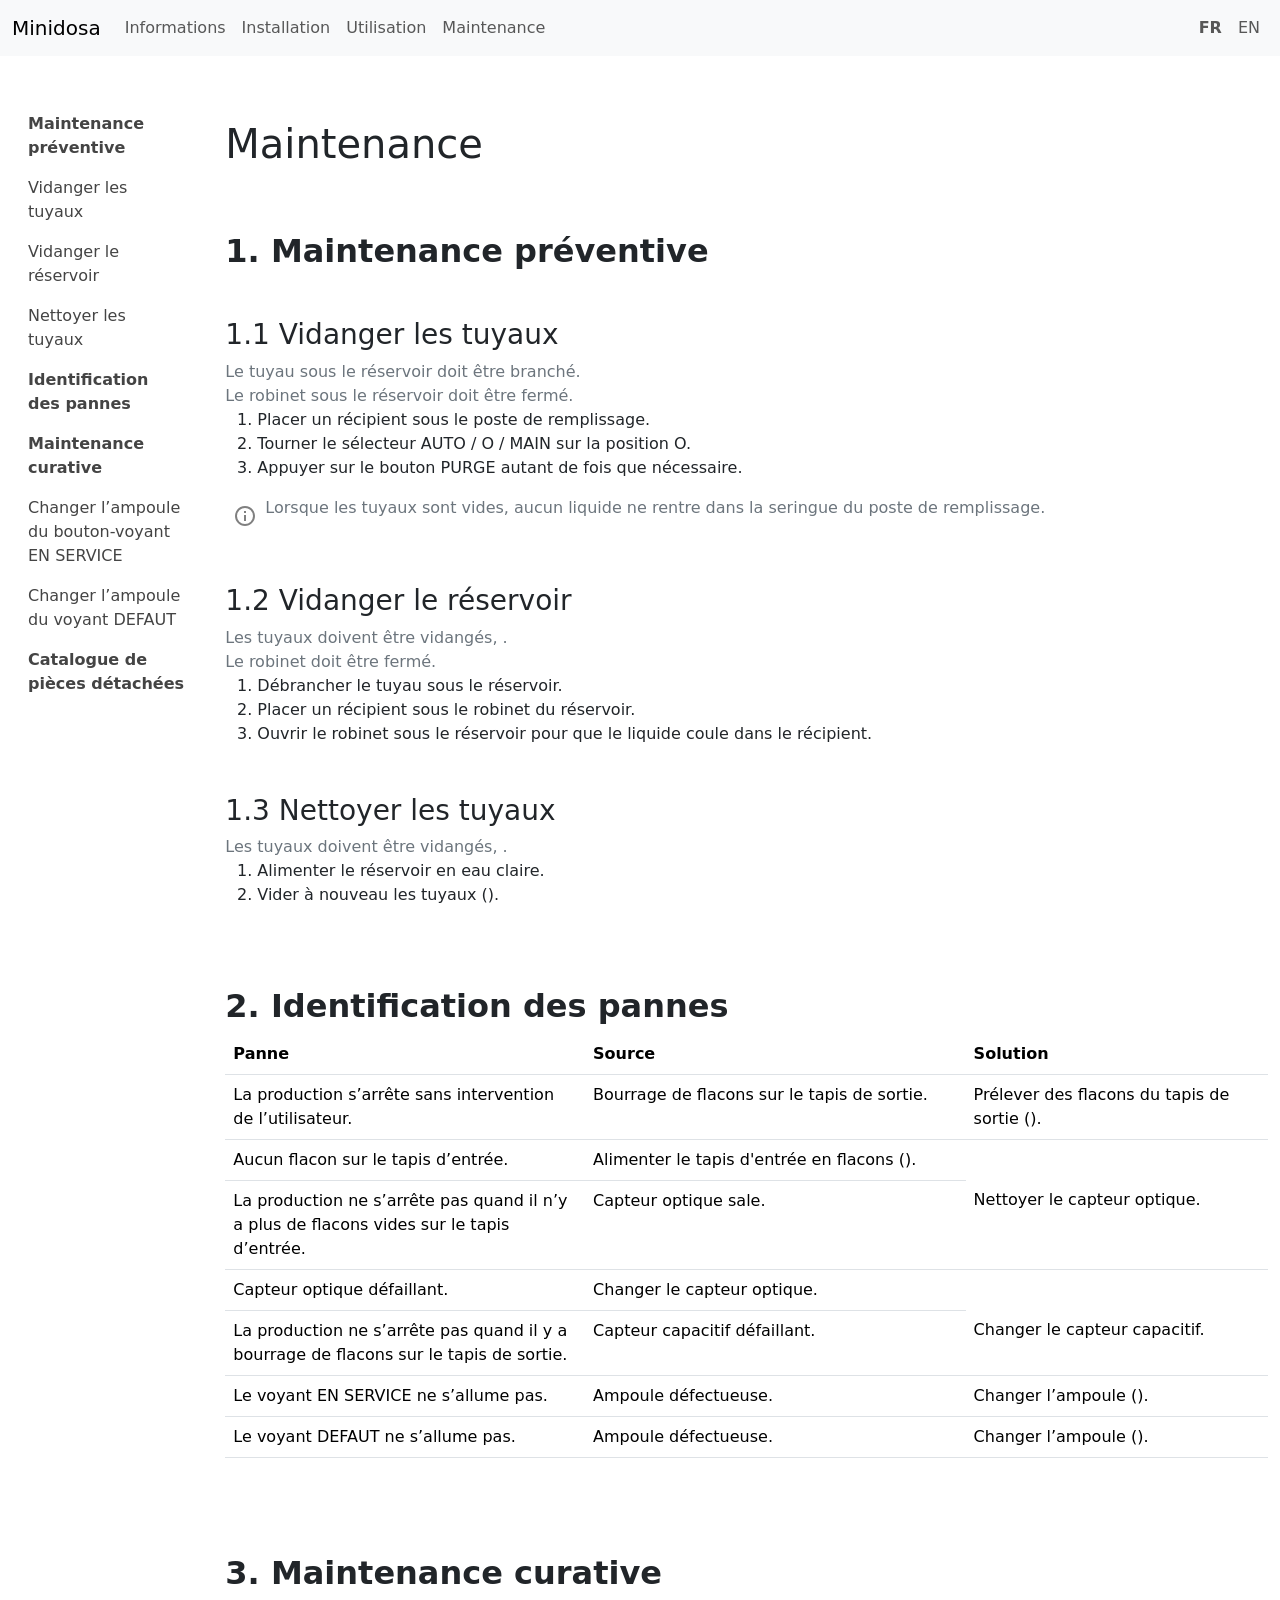
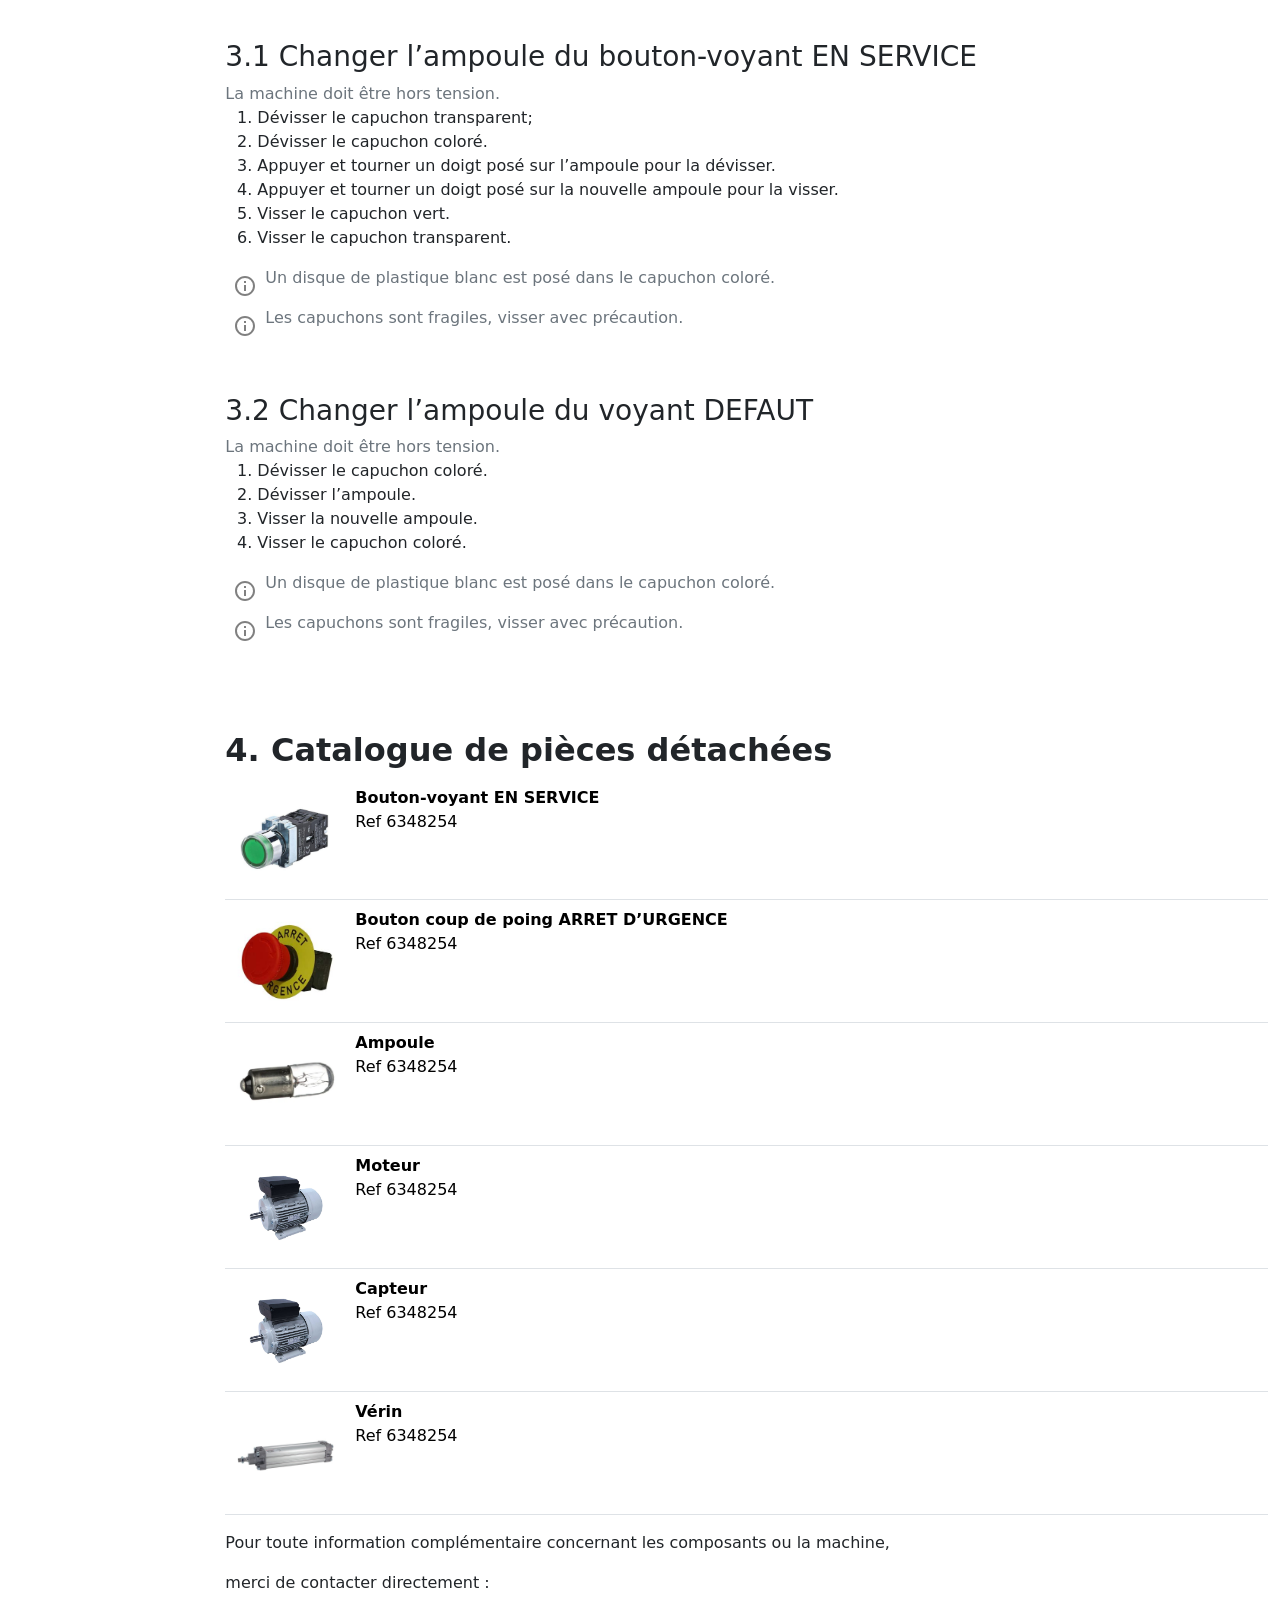
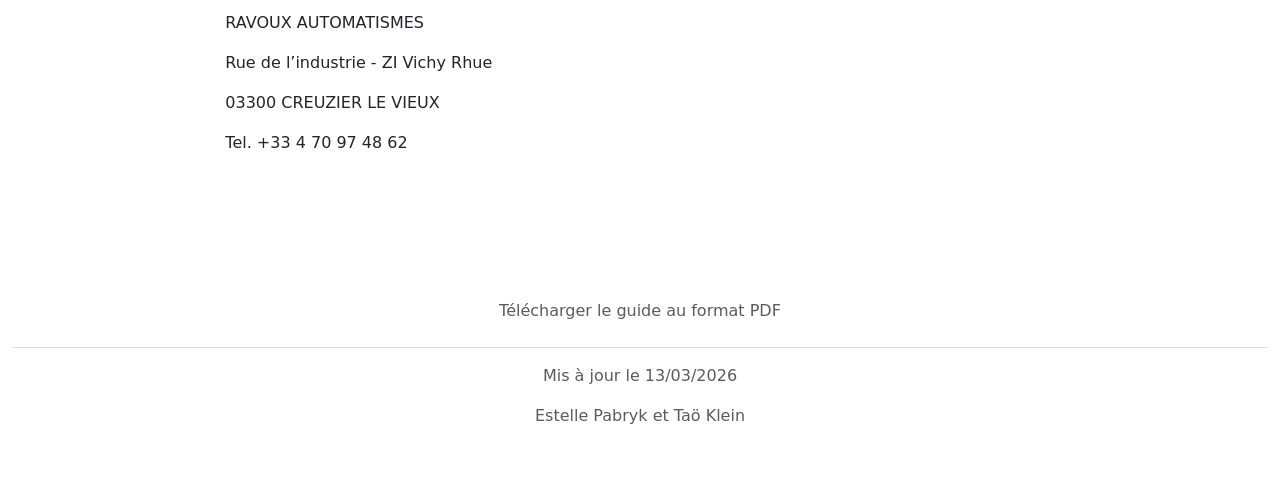
<file: Minidosa_MAINTENANCE_FR.html>
<!DOCTYPE HTML><html lang="fr">
   <head>
      <meta http-equiv="Content-Type" content="text/html; charset=UTF-8">
      <meta charset="UTF-8">
      <title>Maintenance</title>
      <link href="https://cdn.jsdelivr.net/npm/bootstrap@5.3.8/dist/css/bootstrap.min.css" rel="stylesheet" integrity="sha384-sRIl4kxILFvY47J16cr9ZwB07vP4J8+LH7qKQnuqkuIAvNWLzeN8tE5YBujZqJLB" crossorigin="anonymous">
      <link href="style.css" rel="stylesheet">
   </head>
   <body>
      <nav class="navbar navbar-expand-lg bg-body-tertiary sticky-top">
         <div class="container-fluid"><a class="navbar-brand" href="index.html">Minidosa</a><button class="navbar-toggler" type="button" data-bs-toggle="collapse" data-bs-target="#navbarText" aria-controls="navbarText" aria-expanded="false" aria-label="Toggle navigation"><span class="navbar-toggler-icon"></span></button><div class="collapse navbar-collapse" id="navbarText">
               <ul class="navbar-nav me-auto mb-2 mb-lg-0">
                  <li class="nav-item"><a class="nav-link" href="Minidosa_INFORMATIONS_FR.html">Informations</a></li>
                  <li class="nav-item"><a class="nav-link" href="Minidosa_INSTALLATION_FR.html">Installation</a></li>
                  <li class="nav-item"><a class="nav-link" href="Minidosa_UTILISATION_FR.html">Utilisation</a></li>
                  <li class="nav-item"><a class="nav-link" href="Minidosa_MAINTENANCE_FR.html">Maintenance</a></li>
               </ul>
               <ul class="navbar-nav mb-2 mb-lg-0 align-items-end">
                  <li class="nav-item"><a class="nav-link fw-bold" href="index.html">FR</a></li>
                  <li class="nav-item"><a class="nav-link" href="index_en.html">EN</a></li>
               </ul>
            </div>
         </div>
      </nav>
      <div class="container-fluid">
         <div class="row">
            <div class="col-2">
               <div class="d-none d-md-block position-sticky mt-5" style="top: 100px;">
                  <div class="nav flex-column nav-pills w-100" id="menu-utilisation"><a class="nav-link fw-bold" href="#">Maintenance préventive</a><a class="nav-link" href="#">Vidanger les tuyaux</a><a class="nav-link" href="#">Vidanger le réservoir</a><a class="nav-link" href="#">Nettoyer les tuyaux</a><a class="nav-link fw-bold" href="#">Identification des pannes</a><a class="nav-link fw-bold" href="#">Maintenance curative</a><a class="nav-link" href="#">Changer l’ampoule du bouton-voyant
                        EN SERVICE</a><a class="nav-link" href="#">Changer l’ampoule du voyant DEFAUT</a><a class="nav-link fw-bold" href="#">Catalogue de pièces détachées</a></div>
               </div>
            </div>
            <div class="col-10">
               <h1 class="mb-4">Maintenance</h1>
               <section class="mb-5">
                  <h2>Maintenance préventive</h2>
                  
                  <section>
                     <h3>Vidanger les tuyaux</h3>
                     
                     <p class="text-secondary my-0">Le tuyau sous le réservoir doit être branché.</p>
                     
                     <p class="text-secondary my-0">Le robinet sous le réservoir doit être fermé.</p>
                     
                     <ol>
                        <li>Placer un récipient sous le poste de remplissage.</li>
                        <li>Tourner le sélecteur AUTO / O / MAIN sur la position O.</li>
                        <li>Appuyer sur le bouton PURGE autant de fois que nécessaire.</li>
                     </ol>
                     <div class="d-flex flex-row">
                        <div class="p-2 d-flex align-self-end"><img src="images/information.svg" class="w-100"></div>
                        <p class="mb-0 text-secondary">Lorsque les tuyaux sont vides, aucun liquide ne
                           rentre dans la seringue du poste de remplissage.</p>
                     </div>
                  </section>
                  
                  <section>
                     <h3>Vidanger le réservoir</h3>
                     
                     <p class="text-secondary my-0">Les tuyaux doivent être vidangés, .</p>
                     
                     <p class="text-secondary my-0">Le robinet doit être fermé.</p>
                     
                     <ol>
                        <li>Débrancher le tuyau sous le réservoir.</li>
                        <li>Placer un récipient sous le robinet du réservoir.</li>
                        <li>Ouvrir le robinet sous le réservoir pour que
                           le liquide coule dans le récipient.</li>
                     </ol>
                  </section>
                  
                  <section>
                     <h3>Nettoyer les tuyaux</h3>
                     
                     <p class="text-secondary my-0">Les tuyaux doivent être vidangés, .</p>
                     
                     <ol>
                        <li>Alimenter le réservoir en eau claire.</li>
                        <li>Vider à nouveau les tuyaux ().</li>
                     </ol>
                  </section>
               </section>
               <section class="mb-5">
                  <h2>Identification des pannes</h2>
                  
                  <div class="table-responsive">
                     <table class="table">
                        
                        <tbody>
                           
                           <tr>
                              
                              <td style="width:15px">
                                 <div class="d-block fw-bold">Panne</div>
                              </td>
                              
                              <td style="width:15px">
                                 <div class="d-block fw-bold">Source</div>
                              </td>
                              
                              <td style="width:15px">
                                 <div class="d-block fw-bold">Solution</div>
                              </td>
                              </tr>
                           
                           <tr>
                              
                              <td style="width:15px">La production s’arrête
                                 sans intervention de l’utilisateur.</td>
                              
                              <td style="width:15px">Bourrage de flacons sur le tapis de
                                 sortie.</td>
                              
                              <td style="width:15px">Prélever des flacons du tapis de sortie ().</td>
                              </tr>
                           
                           <tr>
                              
                              <td style="width:15px">Aucun flacon sur le tapis d’entrée.</td>
                              
                              <td style="width:15px">Alimenter le tapis d'entrée en flacons ().</td>
                              </tr>
                           
                           <tr>
                              
                              <td style="width:15px">La production ne
                                 s’arrête pas quand il n’y a plus de flacons vides sur le tapis d’entrée.</td>
                              
                              <td style="width:15px">Capteur optique sale.</td>
                              
                              <td style="width:15px">Nettoyer le capteur optique.</td>
                              </tr>
                           
                           <tr>
                              
                              <td style="width:15px">Capteur optique défaillant.</td>
                              
                              <td style="width:15px">Changer le capteur optique.</td>
                              </tr>
                           
                           <tr>
                              
                              <td style="width:15px">La production ne s’arrête pas quand
                                 il y a bourrage de flacons sur le tapis de sortie.</td>
                              
                              <td style="width:15px">Capteur capacitif défaillant.</td>
                              
                              <td style="width:15px">Changer le capteur capacitif.</td>
                              </tr>
                           
                           <tr>
                              
                              <td style="width:15px">Le voyant EN SERVICE ne s’allume
                                 pas.</td>
                              
                              <td style="width:15px">Ampoule défectueuse.</td>
                              
                              <td style="width:15px">Changer l’ampoule ().</td>
                              </tr>
                           
                           <tr>
                              
                              <td style="width:15px">Le voyant DEFAUT ne s’allume pas.</td>
                              
                              <td style="width:15px">Ampoule défectueuse.</td>
                              
                              <td style="width:15px">Changer l’ampoule ().</td>
                              </tr>
                           </tbody>
                     </table>
                  </div>
               </section>
               <section class="mb-5">
                  <h2>Maintenance curative</h2>
                  
                  <section>
                     <h3>Changer l’ampoule du bouton-voyant
                        EN SERVICE</h3>
                     
                     <p class="text-secondary my-0">La machine doit être hors tension.</p>
                     
                     <ol>
                        <li>Dévisser le capuchon transparent;</li>
                        <li>Dévisser le capuchon coloré.</li>
                        <li>Appuyer et tourner un doigt posé sur l’ampoule pour la dévisser.</li>
                        <li>Appuyer et tourner un doigt posé sur la nouvelle ampoule
                           pour la visser.</li>
                        <li>Visser le capuchon vert.</li>
                        <li>Visser le capuchon transparent.</li>
                     </ol>
                  </section>
                  
                  <div class="d-flex flex-row">
                     <div class="p-2 d-flex align-self-end"><img src="images/information.svg" class="w-100"></div>
                     <p class="mb-0 text-secondary">Un
                        disque de plastique blanc est posé dans le capuchon coloré.</p>
                  </div>
                  
                  <div class="d-flex flex-row">
                     <div class="p-2 d-flex align-self-end"><img src="images/information.svg" class="w-100"></div>
                     <p class="mb-0 text-secondary">Les
                        capuchons sont fragiles, visser avec précaution.</p>
                  </div>
                  
                  <section>
                     <h3>Changer l’ampoule du voyant DEFAUT</h3>
                     
                     <p class="text-secondary my-0">La machine doit être hors tension.</p>
                     
                     <ol>
                        <li>Dévisser le capuchon coloré.</li>
                        <li>Dévisser l’ampoule.</li>
                        <li>Visser la nouvelle ampoule.</li>
                        <li>Visser le capuchon coloré.</li>
                     </ol>
                     <div class="d-flex flex-row">
                        <div class="p-2 d-flex align-self-end"><img src="images/information.svg" class="w-100"></div>
                        <p class="mb-0 text-secondary">Un
                           disque de plastique blanc est posé dans le capuchon coloré.</p>
                     </div>
                     <div class="d-flex flex-row">
                        <div class="p-2 d-flex align-self-end"><img src="images/information.svg" class="w-100"></div>
                        <p class="mb-0 text-secondary">Les
                           capuchons sont fragiles, visser avec précaution.</p>
                     </div>
                  </section>
               </section>
               <section class="mb-5">
                  <h2>Catalogue de pièces détachées</h2>
                  
                  <div class="table-responsive">
                     <table class="table">
                        
                        <tbody>
                           
                           <tr>
                              
                              <td style="width:15px"><img src="images/PiDe_btn_voyant_en_service.svg" class="img-fluid" width="100%"></td>
                              
                              <td style="width:15px">
                                 <div class="d-block fw-bold">Bouton-voyant
                                    EN SERVICE</div>
                                 <div class="d-block">Ref 6348254</div>
                              </td>
                              </tr>
                           
                           <tr>
                              
                              <td style="width:15px"><img src="images/PiDe_btn_coup_de_poing_arret_urgence.svg" class="img-fluid" width="100%"></td>
                              
                              <td style="width:15px">
                                 <div class="d-block fw-bold">Bouton
                                    coup de poing ARRET D’URGENCE</div>
                                 <div class="d-block">Ref
                                    6348254</div>
                              </td>
                              </tr>
                           
                           <tr>
                              
                              <td style="width:15px"><img src="images/PiDe_ampoule.svg" class="img-fluid" width="100%"></td>
                              
                              <td style="width:15px">
                                 <div class="d-block fw-bold">Ampoule</div>
                                 <div class="d-block">Ref 6348254</div>
                              </td>
                              </tr>
                           
                           <tr>
                              
                              <td style="width:15px"><img src="images/PiDe_moteur.svg" class="img-fluid" width="100%"></td>
                              
                              <td style="width:15px">
                                 <div class="d-block fw-bold">Moteur</div>
                                 <div class="d-block">Ref 6348254</div>
                              </td>
                              </tr>
                           
                           <tr>
                              
                              <td style="width:15px"><img src="images/PiDe_moteur.svg" class="img-fluid" width="100%"></td>
                              
                              <td style="width:15px">
                                 <div class="d-block fw-bold">Capteur</div>
                                 <div class="d-block">Ref 6348254</div>
                              </td>
                              </tr>
                           
                           <tr>
                              
                              <td style="width:15px"><img src="images/PiDe_verin.svg" class="img-fluid" width="100%"></td>
                              
                              <td style="width:15px">
                                 <div class="d-block fw-bold">Vérin</div>
                                 <div class="d-block">Ref 6348254</div>
                              </td>
                              </tr>
                           </tbody>
                     </table>
                  </div>
                  
                  <p>Pour toute information complémentaire concernant les composants
                     ou la machine,</p>
                  
                  <p>merci de contacter directement :</p>
                  
                  <p>RAVOUX AUTOMATISMES</p>
                  
                  <p>Rue de l’industrie - ZI Vichy Rhue</p>
                  
                  <p>03300 CREUZIER LE VIEUX</p>
                  
                  <p>Tel. +33 4 70 97 48 62</p>
               </section>
            </div>
         </div>
      </div>
      <div class="container-fluid">
         <footer class="py-3 my-4">
            <ul class="nav justify-content-center border-bottom pb-3 mb-3 mt-5">
               <li class="nav-item"><a href="https://seafile.qru.fr/f/91f0d0c6eff74e34a4fa/?dl=1" class="nav-link px-2 text-body-secondary">Télécharger le
                     guide au format PDF</a></li>
            </ul>
            <p class="text-center text-body-secondary">Mis à jour le 13/03/2026</p>
            <p class="text-center text-body-secondary">Estelle Pabryk et Taö Klein</p>
         </footer>
      </div><script> document.querySelectorAll('.nav-pills .nav-link').forEach(a => a.onclick = () => { a.classList.add('clicked'); setTimeout(() => a.classList.remove('clicked'), 1000); } ); </script><script src="https://cdn.jsdelivr.net/npm/bootstrap@5.3.8/dist/js/bootstrap.bundle.min.js" integrity="sha384-FKyoEForCGlyvwx9Hj09JcYn3nv7wiPVlz7YYwJrWVcXK/BmnVDxM+D2scQbITxI" crossorigin="anonymous"></script></body>
</html>
</file>
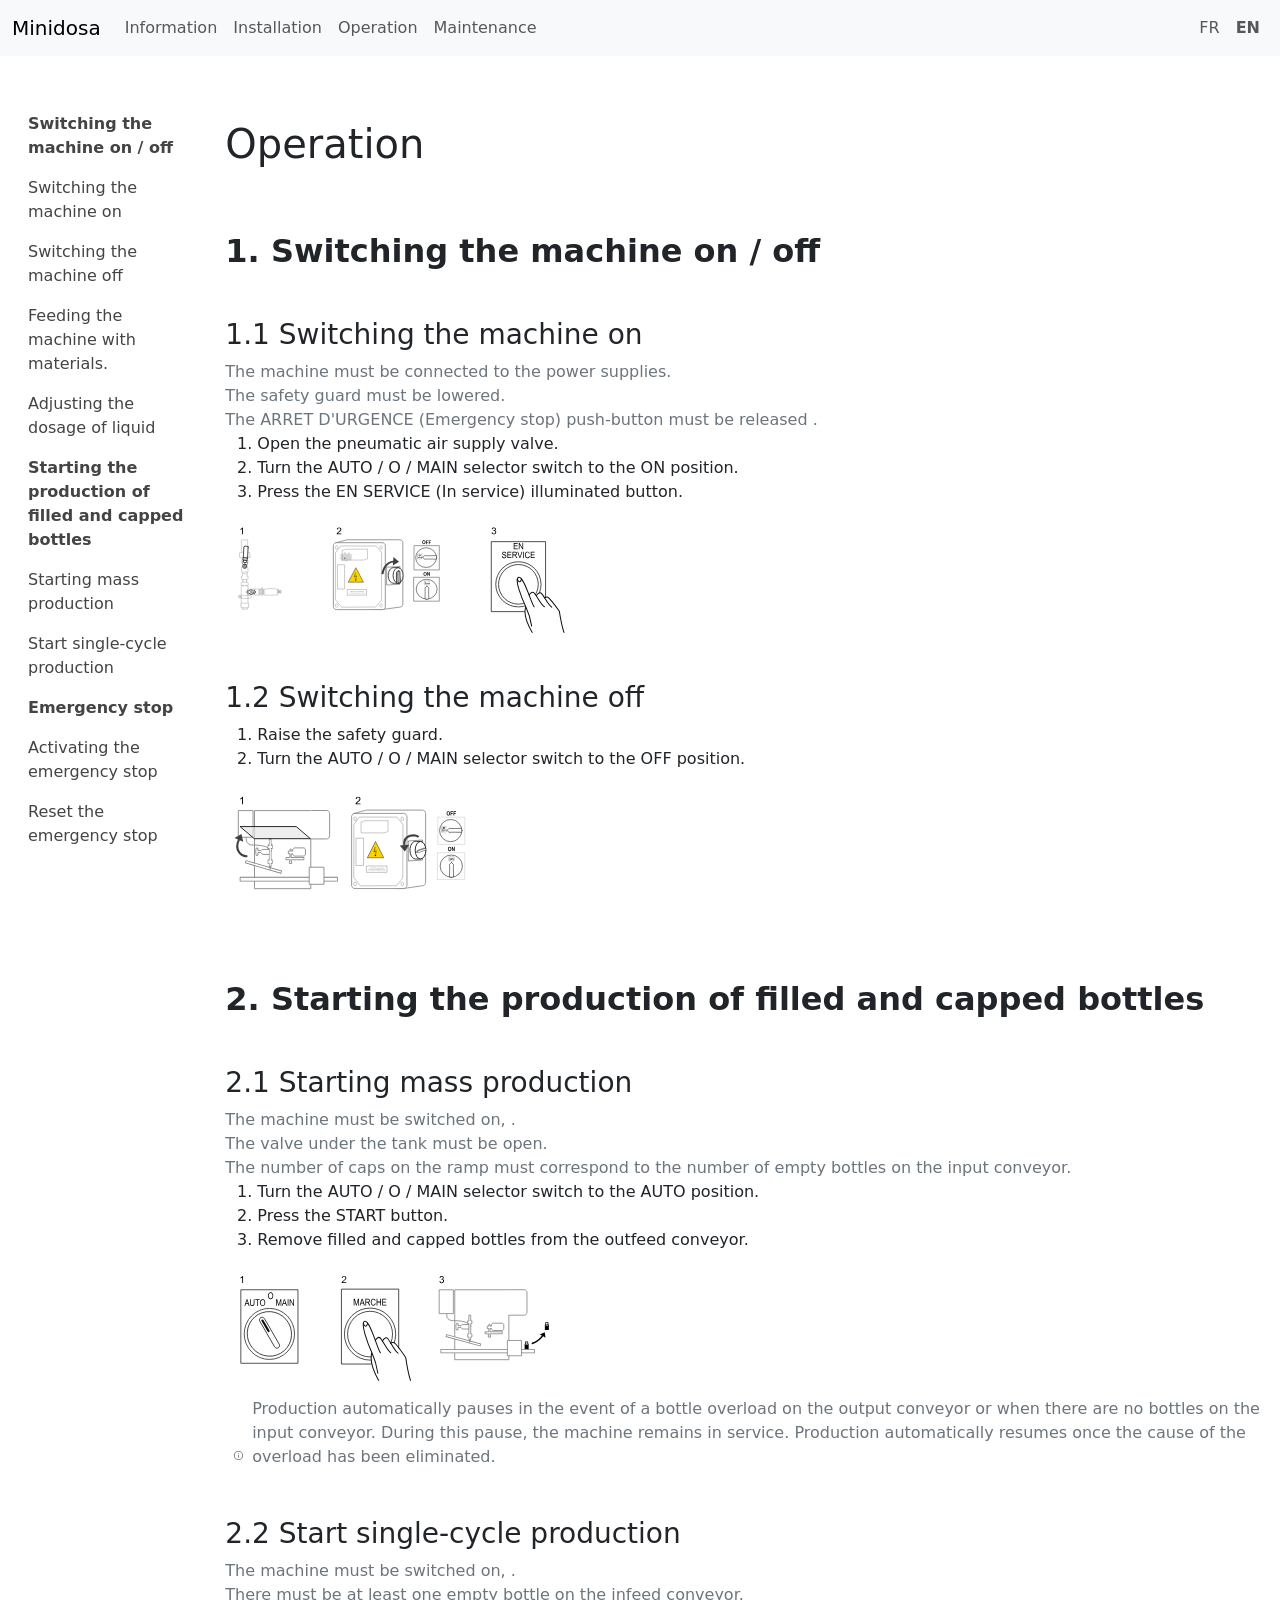
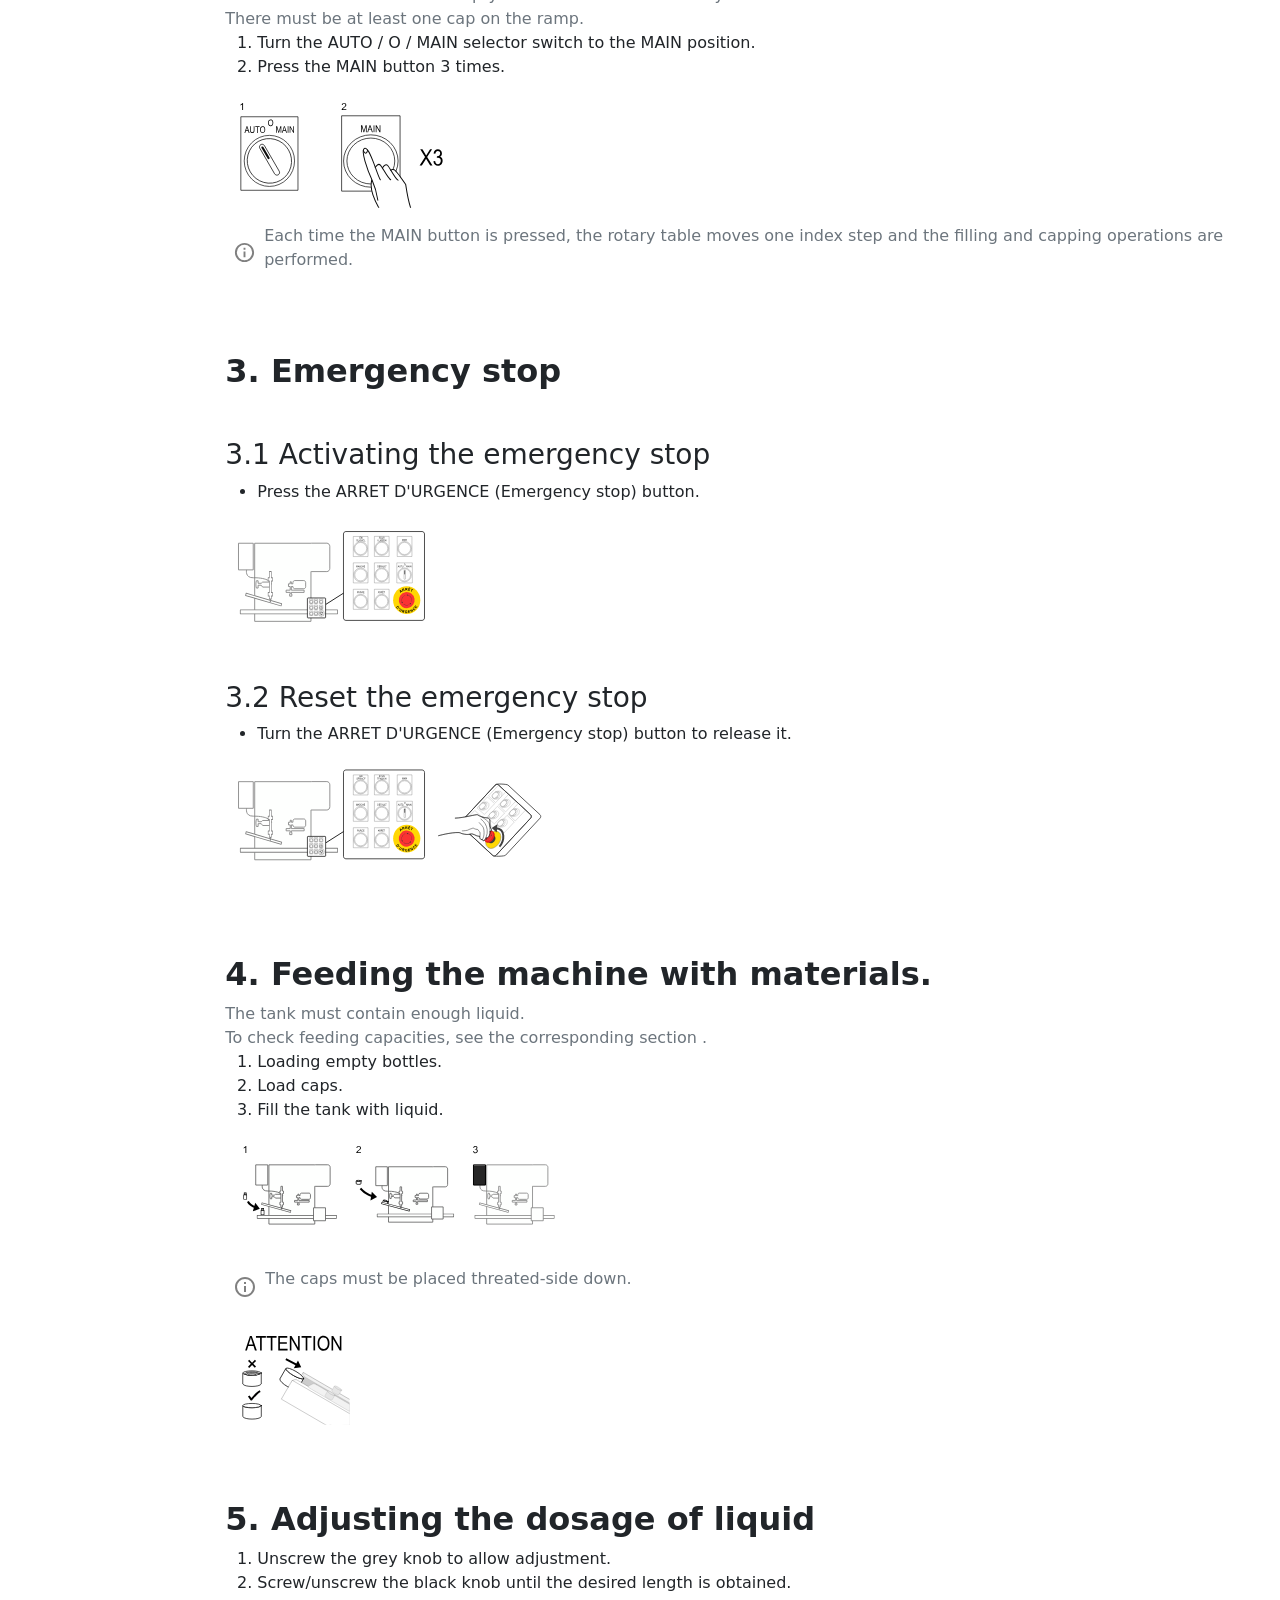
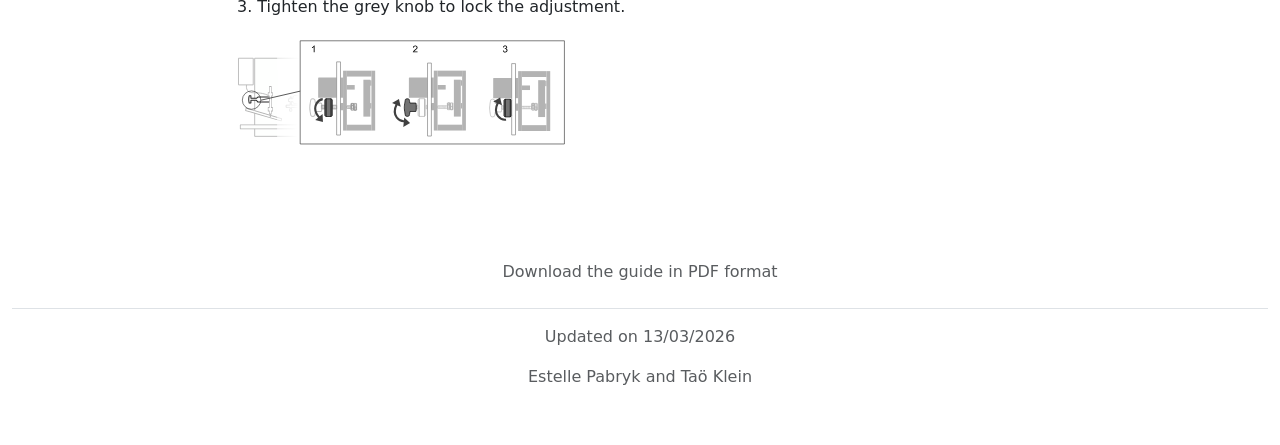
<file: Minidosa_UTILISATION_EN.html>
<!DOCTYPE HTML><html lang="en">
   <head>
      <meta http-equiv="Content-Type" content="text/html; charset=UTF-8">
      <meta charset="UTF-8">
      <title>Operation</title>
      <link href="https://cdn.jsdelivr.net/npm/bootstrap@5.3.8/dist/css/bootstrap.min.css" rel="stylesheet" integrity="sha384-sRIl4kxILFvY47J16cr9ZwB07vP4J8+LH7qKQnuqkuIAvNWLzeN8tE5YBujZqJLB" crossorigin="anonymous">
      <link href="style.css" rel="stylesheet">
   </head>
   <body>
      <nav class="navbar navbar-expand-lg bg-body-tertiary sticky-top">
         <div class="container-fluid"><a class="navbar-brand" href="index_en.html">Minidosa</a><button class="navbar-toggler" type="button" data-bs-toggle="collapse" data-bs-target="#navbarText" aria-controls="navbarText" aria-expanded="false" aria-label="Toggle navigation"><span class="navbar-toggler-icon"></span></button><div class="collapse navbar-collapse" id="navbarText">
               <ul class="navbar-nav me-auto mb-2 mb-lg-0">
                  <li class="nav-item"><a class="nav-link" href="Minidosa_INFORMATIONS_EN.html">Information</a></li>
                  <li class="nav-item"><a class="nav-link" href="Minidosa_INSTALLATION_EN.html">Installation</a></li>
                  <li class="nav-item"><a class="nav-link" href="Minidosa_UTILISATION_EN.html">Operation</a></li>
                  <li class="nav-item"><a class="nav-link" href="Minidosa_MAINTENANCE_EN.html">Maintenance</a></li>
               </ul>
               <ul class="navbar-nav mb-2 mb-lg-0 align-items-end">
                  <li class="nav-item"><a class="nav-link" href="index.html">FR</a></li>
                  <li class="nav-item"><a class="nav-link fw-bold" href="index_en.html">EN</a></li>
               </ul>
            </div>
         </div>
      </nav>
      <div class="container-fluid">
         <div class="row">
            <div class="col-2">
               <div class="d-none d-md-block position-sticky mt-5" style="top: 100px;">
                  <div class="nav flex-column nav-pills w-100" id="menu-utilisation"><a class="nav-link fw-bold" href="#">Switching the
                        machine on / off</a><a class="nav-link" href="#">Switching the machine on</a><a class="nav-link" href="#">Switching the machine off</a><a class="nav-link" href="#">Feeding the machine with materials.</a><a class="nav-link" href="#">Adjusting the dosage of liquid</a><a class="nav-link fw-bold" href="#">Starting the production of filled and
                        capped bottles</a><a class="nav-link" href="#">Starting mass production</a><a class="nav-link" href="#">Start single-cycle production</a><a class="nav-link fw-bold" href="#">Emergency stop</a><a class="nav-link" href="#">Activating the
                        emergency stop</a><a class="nav-link" href="#">Reset the emergency stop</a></div>
               </div>
            </div>
            <div class="col-10">
               <h1 class="mb-4">Operation</h1>
               <section class="mb-5">
                  <h2>Switching the
                     machine on / off</h2>
                  
                  <section>
                     <h3>Switching the machine on</h3>
                     
                     <p class="text-secondary my-0">The machine must be connected to the power supplies.</p>
                     
                     <p class="text-secondary my-0">The safety guard must be lowered.</p>
                     
                     <p class="text-secondary my-0">The ARRET D'URGENCE (Emergency stop) push-button must be released .</p>
                     
                     <ol>
                        <li>Open the pneumatic air supply valve.</li>
                        <li>Turn the AUTO / O / MAIN selector switch to the ON position.</li>
                        <li>Press the EN SERVICE (In service) illuminated button.</li>
                     </ol>
                     <div class="my-3">
                        
                        <div class="col-6 col-md-8 col-lg-4"><img src="images/Allumer_la_machine.svg" class="img-fluid" width="100%"></div>
                     </div>
                  </section>
                  
                  <section>
                     <h3>Switching the machine off</h3>
                     
                     <ol>
                        <li>Raise the safety guard.</li>
                        <li>Turn the AUTO / O / MAIN selector switch to the OFF position.</li>
                     </ol>
                     <div class="my-3">
                        
                        <div class="col-6 col-md-8 col-lg-4"><img src="images/Eteindre_la_machine.svg" class="img-fluid" width="100%"></div>
                     </div>
                  </section>
               </section>
               <section class="mb-5">
                  <h2>Starting the production of filled and
                     capped bottles</h2>
                  
                  <section>
                     <h3>Starting mass production</h3>
                     
                     <p class="text-secondary my-0">The machine must be switched on, .</p>
                     
                     <p class="text-secondary my-0">The valve under the tank must be open.</p>
                     
                     <p class="text-secondary my-0">The number of caps on the ramp must correspond to the
                        number of empty bottles on the input conveyor.</p>
                     
                     <ol>
                        <li>Turn the AUTO / O / MAIN selector switch
                           to the AUTO position.</li>
                        <li>Press the START button.</li>
                        <li>Remove filled and capped bottles from the
                           outfeed conveyor.</li>
                     </ol>
                     <div class="my-3">
                        
                        <div class="col-6 col-md-8 col-lg-4"><img src="images/Produire_en_serie.svg" class="img-fluid" width="100%"></div>
                     </div>
                     <div class="d-flex flex-row">
                        <div class="p-2 d-flex align-self-end"><img src="images/information.svg" class="w-100"></div>
                        <p class="mb-0 text-secondary">Production
                           automatically pauses in the event of a bottle overload on the output
                           conveyor or when there are no bottles on the input conveyor. During
                           this pause, the machine remains in service. Production automatically resumes
                           once the cause of the overload has been eliminated.</p>
                     </div>
                  </section>
                  
                  <section>
                     <h3>Start single-cycle production</h3>
                     
                     <p class="text-secondary my-0">The machine must be switched on, .</p>
                     
                     <p class="text-secondary my-0">There must be at least one empty bottle on the infeed conveyor.</p>
                     
                     <p class="text-secondary my-0">There must be at least one cap on the ramp.</p>
                     
                     <ol>
                        <li>Turn the AUTO / O / MAIN selector switch to the MAIN
                           position.</li>
                        <li>Press the MAIN button 3 times.</li>
                     </ol>
                     <div class="my-3">
                        
                        <div class="col-6 col-md-8 col-lg-4"><img src="images/Produire_Un_seul_flacon_rempli_et_bouche.svg" class="img-fluid" width="100%"></div>
                     </div>
                     <div class="d-flex flex-row">
                        <div class="p-2 d-flex align-self-end"><img src="images/information.svg" class="w-100"></div>
                        <p class="mb-0 text-secondary">Each
                           time the MAIN button is pressed, the rotary table moves one index
                           step and the filling and capping operations are performed.</p>
                     </div>
                  </section>
               </section>
               <section class="mb-5">
                  <h2>Emergency stop</h2>
                  
                  <section>
                     <h3>Activating the
                        emergency stop</h3>
                     
                     <ul>
                        <li>Press the ARRET D'URGENCE (Emergency stop) button.</li>
                     </ul>
                     <div class="my-3">
                        
                        <div class="col-6 col-md-8 col-lg-4"><img src="images/Arret_urgence_declencher2.svg" class="img-fluid" width="100%"></div>
                     </div>
                  </section>
                  
                  <section>
                     <h3>Reset the emergency stop</h3>
                     
                     <ul>
                        <li>Turn the ARRET D'URGENCE (Emergency stop) button
                           to release it.</li>
                     </ul>
                     <div class="my-3">
                        
                        <div class="col-6 col-md-8 col-lg-4"><img src="images/Arret_urgence_acquitter3.svg" class="img-fluid" width="100%"></div>
                     </div>
                  </section>
               </section>
               <section>
                  <h2>Feeding the machine with materials.</h2>
                  
                  <p class="text-secondary my-0">The tank must contain enough liquid.</p>
                  
                  <p class="text-secondary my-0">To check feeding capacities, see the corresponding section
                     .</p>
                  
                  <ol>
                     <li>Loading empty bottles.</li>
                     <li>Load caps.</li>
                     <li>Fill the tank with liquid.</li>
                  </ol>
                  <div class="my-3">
                     
                     <div class="col-6 col-md-8 col-lg-4"><img src="images/Ajouter_Flacons_Bouchons_Liquide_Num.svg" class="img-fluid" width="100%"></div>
                  </div>
                  <div class="d-flex flex-row">
                     <div class="p-2 d-flex align-self-end"><img src="images/information.svg" class="w-100"></div>
                     <p class="mb-0 text-secondary">The caps must be placed threated-side down.</p>
                  </div>
                  <div class="my-3">
                     
                     <div class="col-6 col-md-8 col-lg-4"><img src="images/Attention_bouchons.svg" class="img-fluid" width="100%"></div>
                  </div>
               </section>
               <section>
                  <h2>Adjusting the dosage of liquid</h2>
                  
                  <ol>
                     <li>Unscrew the grey knob to allow adjustment.</li>
                     <li>Screw/unscrew the black knob until the desired length is obtained.</li>
                     <li>Tighten the grey knob to lock the adjustment.</li>
                  </ol>
                  <div class="my-3">
                     
                     <div class="col-6 col-md-8 col-lg-4"><img src="images/Reglage_vis.svg" class="img-fluid" width="100%"></div>
                  </div>
               </section>
            </div>
         </div>
      </div>
      <div class="container-fluid">
         <footer class="py-3 my-4">
            <ul class="nav justify-content-center border-bottom pb-3 mb-3 mt-5">
               <li class="nav-item"><a href="https://seafile.qru.fr/f/451c3701a2da4578b8d6/?dl=1" class="nav-link px-2 text-body-secondary">Download the guide in PDF format</a></li>
            </ul>
            <p class="text-center text-body-secondary">Updated on 13/03/2026</p>
            <p class="text-center text-body-secondary">Estelle Pabryk and Taö Klein</p>
         </footer>
      </div><script> document.querySelectorAll('.nav-pills .nav-link').forEach(a => a.onclick = () => { a.classList.add('clicked'); setTimeout(() => a.classList.remove('clicked'), 1000); } ); </script><script src="https://cdn.jsdelivr.net/npm/bootstrap@5.3.8/dist/js/bootstrap.bundle.min.js" integrity="sha384-FKyoEForCGlyvwx9Hj09JcYn3nv7wiPVlz7YYwJrWVcXK/BmnVDxM+D2scQbITxI" crossorigin="anonymous"></script></body>
</html>
</file>
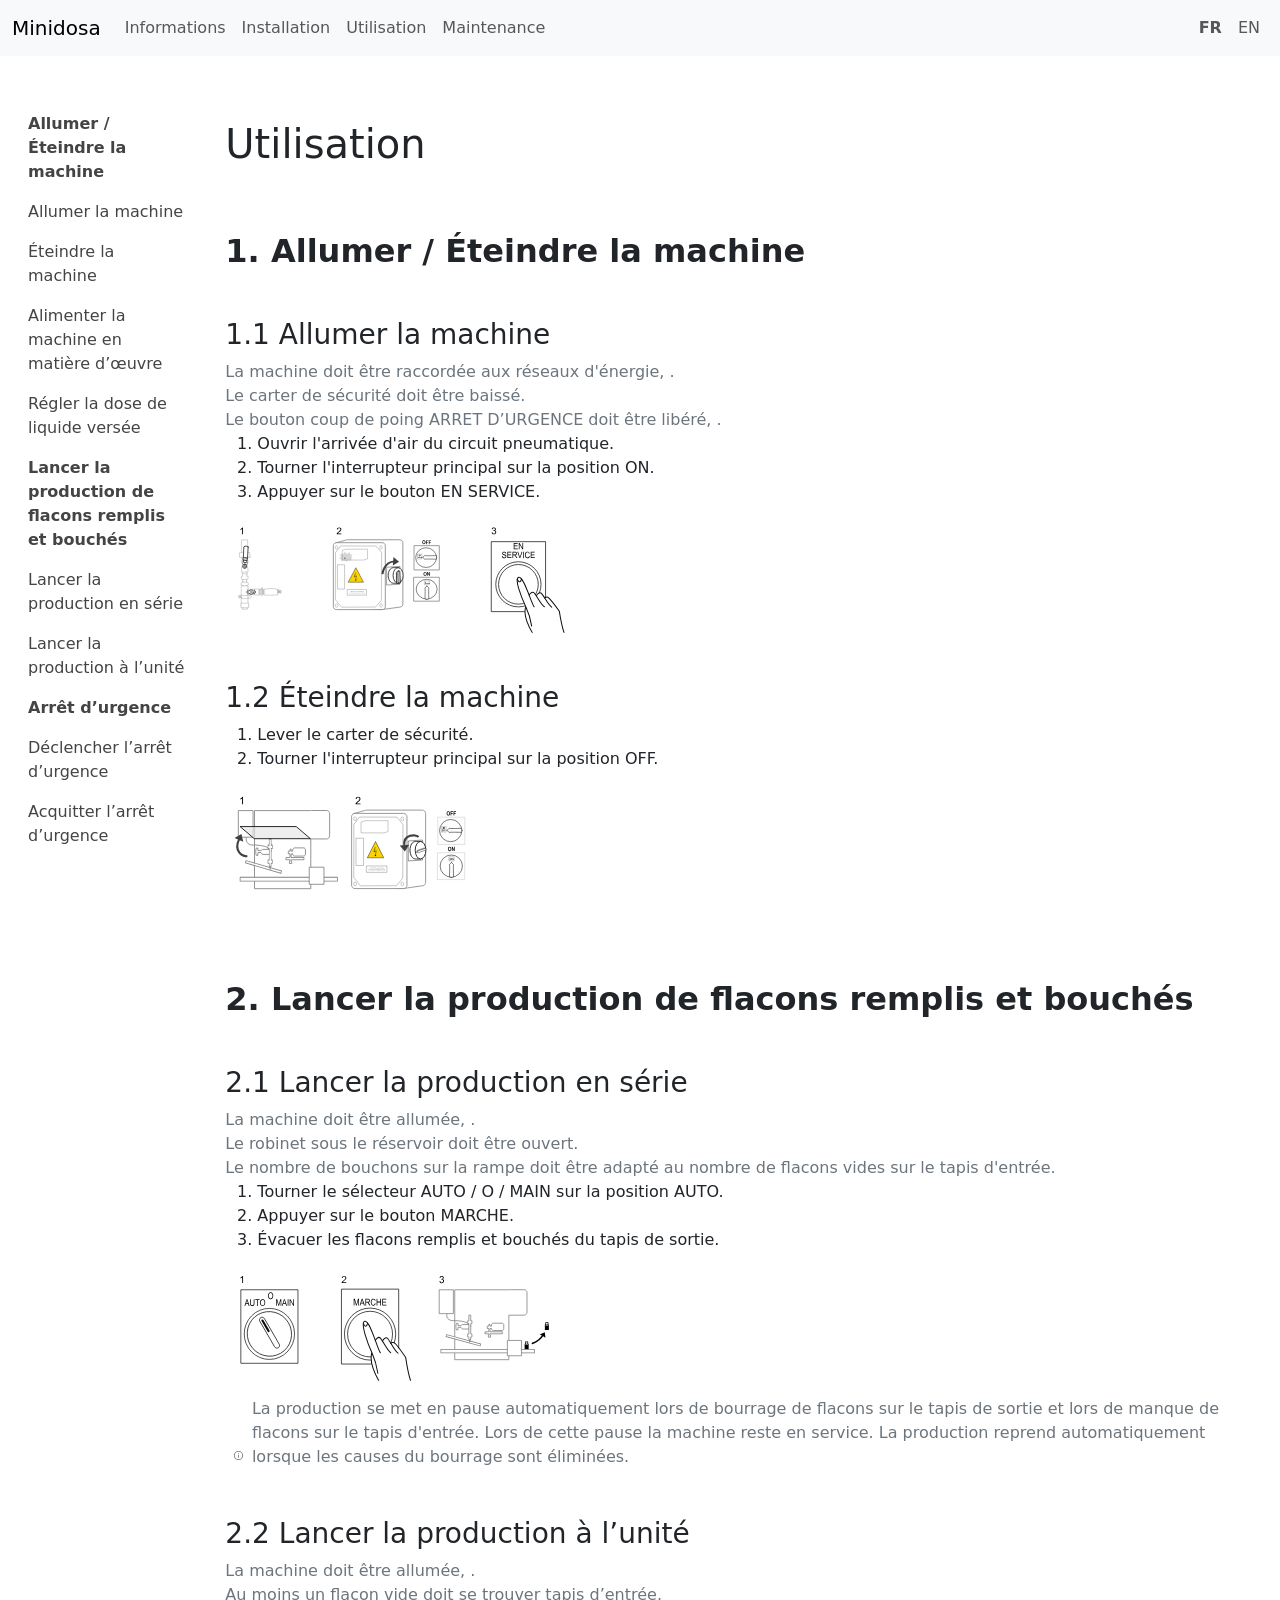
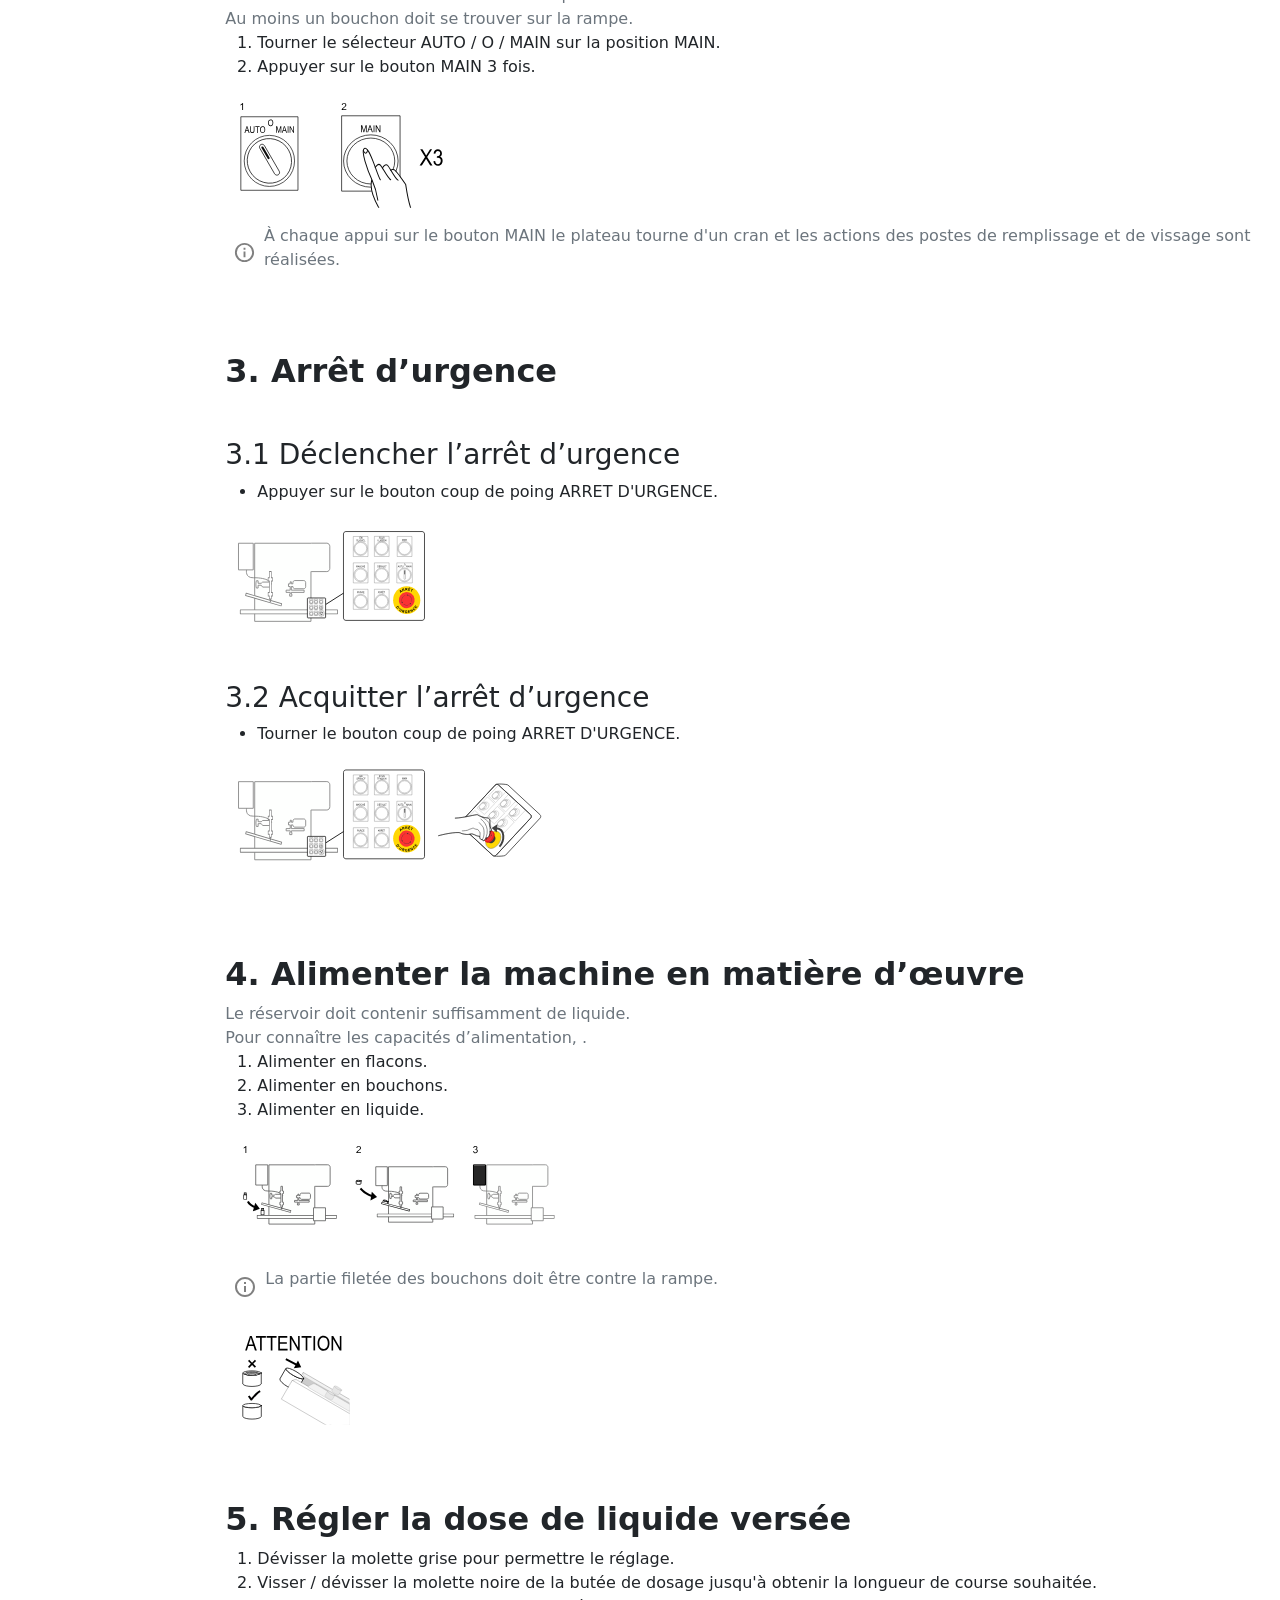
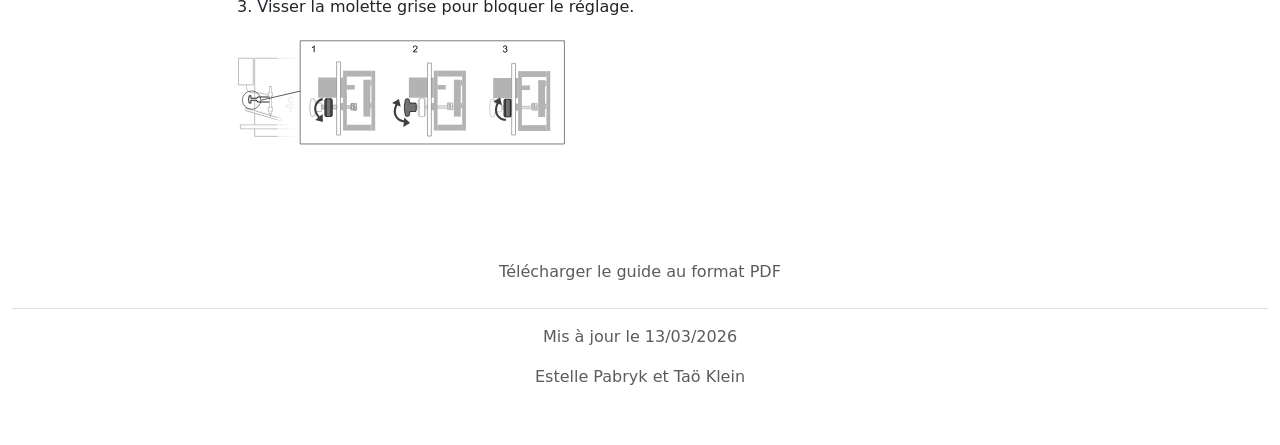
<file: Minidosa_UTILISATION_FR.html>
<!DOCTYPE HTML><html lang="fr">
   <head>
      <meta http-equiv="Content-Type" content="text/html; charset=UTF-8">
      <meta charset="UTF-8">
      <title>Utilisation</title>
      <link href="https://cdn.jsdelivr.net/npm/bootstrap@5.3.8/dist/css/bootstrap.min.css" rel="stylesheet" integrity="sha384-sRIl4kxILFvY47J16cr9ZwB07vP4J8+LH7qKQnuqkuIAvNWLzeN8tE5YBujZqJLB" crossorigin="anonymous">
      <link href="style.css" rel="stylesheet">
   </head>
   <body>
      <nav class="navbar navbar-expand-lg bg-body-tertiary sticky-top">
         <div class="container-fluid"><a class="navbar-brand" href="index.html">Minidosa</a><button class="navbar-toggler" type="button" data-bs-toggle="collapse" data-bs-target="#navbarText" aria-controls="navbarText" aria-expanded="false" aria-label="Toggle navigation"><span class="navbar-toggler-icon"></span></button><div class="collapse navbar-collapse" id="navbarText">
               <ul class="navbar-nav me-auto mb-2 mb-lg-0">
                  <li class="nav-item"><a class="nav-link" href="Minidosa_INFORMATIONS_FR.html">Informations</a></li>
                  <li class="nav-item"><a class="nav-link" href="Minidosa_INSTALLATION_FR.html">Installation</a></li>
                  <li class="nav-item"><a class="nav-link" href="Minidosa_UTILISATION_FR.html">Utilisation</a></li>
                  <li class="nav-item"><a class="nav-link" href="Minidosa_MAINTENANCE_FR.html">Maintenance</a></li>
               </ul>
               <ul class="navbar-nav mb-2 mb-lg-0 align-items-end">
                  <li class="nav-item"><a class="nav-link fw-bold" href="index.html">FR</a></li>
                  <li class="nav-item"><a class="nav-link" href="index_en.html">EN</a></li>
               </ul>
            </div>
         </div>
      </nav>
      <div class="container-fluid">
         <div class="row">
            <div class="col-2">
               <div class="d-none d-md-block position-sticky mt-5" style="top: 100px;">
                  <div class="nav flex-column nav-pills w-100" id="menu-utilisation"><a class="nav-link fw-bold" href="#">Allumer / Éteindre
                        la machine</a><a class="nav-link" href="#">Allumer la machine</a><a class="nav-link" href="#">Éteindre la machine</a><a class="nav-link" href="#">Alimenter la machine en matière
                        d’œuvre</a><a class="nav-link" href="#">Régler la dose de liquide versée</a><a class="nav-link fw-bold" href="#">Lancer la production de flacons
                        remplis et bouchés</a><a class="nav-link" href="#">Lancer la production en série</a><a class="nav-link" href="#">Lancer la production à l’unité</a><a class="nav-link fw-bold" href="#">Arrêt d’urgence</a><a class="nav-link" href="#">Déclencher l’arrêt
                        d’urgence</a><a class="nav-link" href="#">Acquitter l’arrêt d’urgence</a></div>
               </div>
            </div>
            <div class="col-10">
               <h1 class="mb-4">Utilisation</h1>
               <section class="mb-5">
                  <h2>Allumer / Éteindre
                     la machine</h2>
                  
                  <section>
                     <h3>Allumer la machine</h3>
                     
                     <p class="text-secondary my-0">La machine doit être raccordée aux réseaux d'énergie, .</p>
                     
                     <p class="text-secondary my-0">Le carter de sécurité doit être baissé.</p>
                     
                     <p class="text-secondary my-0">Le bouton coup de poing ARRET D’URGENCE doit être libéré, .</p>
                     
                     <ol>
                        <li>Ouvrir l'arrivée d'air du circuit
                           pneumatique.</li>
                        <li>Tourner l'interrupteur principal sur la position
                           ON.</li>
                        <li>Appuyer sur le bouton EN SERVICE.</li>
                     </ol>
                     <div class="my-3">
                        
                        <div class="col-6 col-md-8 col-lg-4"><img src="images/Allumer_la_machine.svg" class="img-fluid" width="100%"></div>
                     </div>
                  </section>
                  
                  <section>
                     <h3>Éteindre la machine</h3>
                     
                     <ol>
                        <li>Lever le carter de sécurité.</li>
                        <li>Tourner l'interrupteur principal sur la position
                           OFF.</li>
                     </ol>
                     <div class="my-3">
                        
                        <div class="col-6 col-md-8 col-lg-4"><img src="images/Eteindre_la_machine.svg" class="img-fluid" width="100%"></div>
                     </div>
                  </section>
               </section>
               <section class="mb-5">
                  <h2>Lancer la production de flacons
                     remplis et bouchés</h2>
                  
                  <section>
                     <h3>Lancer la production en série</h3>
                     
                     <p class="text-secondary my-0">La machine doit être allumée, .</p>
                     
                     <p class="text-secondary my-0">Le robinet sous le réservoir doit être ouvert.</p>
                     
                     <p class="text-secondary my-0">Le nombre de bouchons sur la rampe doit être adapté au
                        nombre de flacons vides sur le tapis d'entrée.</p>
                     
                     <ol>
                        <li>Tourner le sélecteur AUTO / O /
                           MAIN sur la position AUTO.</li>
                        <li>Appuyer sur le bouton MARCHE.</li>
                        <li>Évacuer les flacons remplis et bouchés du
                           tapis de sortie.</li>
                     </ol>
                     <div class="my-3">
                        
                        <div class="col-6 col-md-8 col-lg-4"><img src="images/Produire_en_serie.svg" class="img-fluid" width="100%"></div>
                     </div>
                     <div class="d-flex flex-row">
                        <div class="p-2 d-flex align-self-end"><img src="images/information.svg" class="w-100"></div>
                        <p class="mb-0 text-secondary">La
                           production se met en pause automatiquement lors de bourrage de flacons
                           sur le tapis de sortie et lors de manque de flacons sur le tapis
                           d'entrée. Lors de cette pause la machine reste en service. La production reprend
                           automatiquement lorsque les causes du bourrage sont éliminées.</p>
                     </div>
                  </section>
                  
                  <section>
                     <h3>Lancer la production à l’unité</h3>
                     
                     <p class="text-secondary my-0">La machine doit être allumée, .</p>
                     
                     <p class="text-secondary my-0">Au moins un flacon vide doit se trouver tapis d’entrée.</p>
                     
                     <p class="text-secondary my-0">Au moins un bouchon doit se trouver sur la rampe.</p>
                     
                     <ol>
                        <li>Tourner le sélecteur AUTO / O / MAIN sur la position
                           MAIN.</li>
                        <li>Appuyer sur le bouton MAIN 3 fois.</li>
                     </ol>
                     <div class="my-3">
                        
                        <div class="col-6 col-md-8 col-lg-4"><img src="images/Produire_Un_seul_flacon_rempli_et_bouche.svg" class="img-fluid" width="100%"></div>
                     </div>
                     <div class="d-flex flex-row">
                        <div class="p-2 d-flex align-self-end"><img src="images/information.svg" class="w-100"></div>
                        <p class="mb-0 text-secondary">À
                           chaque appui sur le bouton MAIN le plateau tourne d'un cran et les
                           actions des postes de remplissage et de vissage sont réalisées.</p>
                     </div>
                  </section>
               </section>
               <section class="mb-5">
                  <h2>Arrêt d’urgence</h2>
                  
                  <section>
                     <h3>Déclencher l’arrêt
                        d’urgence</h3>
                     
                     <ul>
                        <li>Appuyer sur le bouton coup de
                           poing ARRET D'URGENCE.</li>
                     </ul>
                     <div class="my-3">
                        
                        <div class="col-6 col-md-8 col-lg-4"><img src="images/Arret_urgence_declencher2.svg" class="img-fluid" width="100%"></div>
                     </div>
                  </section>
                  
                  <section>
                     <h3>Acquitter l’arrêt d’urgence</h3>
                     
                     <ul>
                        <li>Tourner le bouton coup de poing
                           ARRET D'URGENCE.</li>
                     </ul>
                     <div class="my-3">
                        
                        <div class="col-6 col-md-8 col-lg-4"><img src="images/Arret_urgence_acquitter3.svg" class="img-fluid" width="100%"></div>
                     </div>
                  </section>
               </section>
               <section>
                  <h2>Alimenter la machine en matière
                     d’œuvre</h2>
                  
                  <p class="text-secondary my-0">Le réservoir doit contenir suffisamment de liquide.</p>
                  
                  <p class="text-secondary my-0">Pour connaître les capacités d’alimentation, .</p>
                  
                  <ol>
                     <li>Alimenter en flacons.</li>
                     <li>Alimenter en bouchons.</li>
                     <li>Alimenter en liquide.</li>
                  </ol>
                  <div class="my-3">
                     
                     <div class="col-6 col-md-8 col-lg-4"><img src="images/Ajouter_Flacons_Bouchons_Liquide_Num.svg" class="img-fluid" width="100%"></div>
                  </div>
                  <div class="d-flex flex-row">
                     <div class="p-2 d-flex align-self-end"><img src="images/information.svg" class="w-100"></div>
                     <p class="mb-0 text-secondary">La
                        partie filetée des bouchons doit être contre la rampe.</p>
                  </div>
                  <div class="my-3">
                     
                     <div class="col-6 col-md-8 col-lg-4"><img src="images/Attention_bouchons.svg" class="img-fluid" width="100%"></div>
                  </div>
               </section>
               <section>
                  <h2>Régler la dose de liquide versée</h2>
                  
                  <ol>
                     <li>Dévisser la molette grise pour permettre le réglage.</li>
                     <li>Visser / dévisser la molette noire de la butée de dosage
                        jusqu'à obtenir la longueur de course souhaitée.</li>
                     <li>Visser la molette grise pour bloquer le réglage.</li>
                  </ol>
                  <div class="my-3">
                     
                     <div class="col-6 col-md-8 col-lg-4"><img src="images/Reglage_vis.svg" class="img-fluid" width="100%"></div>
                  </div>
               </section>
            </div>
         </div>
      </div>
      <div class="container-fluid">
         <footer class="py-3 my-4">
            <ul class="nav justify-content-center border-bottom pb-3 mb-3 mt-5">
               <li class="nav-item"><a href="https://seafile.qru.fr/f/91f0d0c6eff74e34a4fa/?dl=1" class="nav-link px-2 text-body-secondary">Télécharger le
                     guide au format PDF</a></li>
            </ul>
            <p class="text-center text-body-secondary">Mis à jour le 13/03/2026</p>
            <p class="text-center text-body-secondary">Estelle Pabryk et Taö Klein</p>
         </footer>
      </div><script> document.querySelectorAll('.nav-pills .nav-link').forEach(a => a.onclick = () => { a.classList.add('clicked'); setTimeout(() => a.classList.remove('clicked'), 1000); } ); </script><script src="https://cdn.jsdelivr.net/npm/bootstrap@5.3.8/dist/js/bootstrap.bundle.min.js" integrity="sha384-FKyoEForCGlyvwx9Hj09JcYn3nv7wiPVlz7YYwJrWVcXK/BmnVDxM+D2scQbITxI" crossorigin="anonymous"></script></body>
</html>
</file>
<file: style.css>
h1 {margin-top: 2rem;
	padding-top: 2rem;
}
h2 {margin-top: 2rem;
	padding-top: 2rem;
	font-weight: bold;
}
h3 {margin-top: 2rem;
	padding-top: 1rem;
}

.container-fluid .row {
    margin-bottom: 20px; /* ajuste la valeur */
}

.nav-pills .nav-link { color: #444; border-radius: 6px; }

/* effet bg gris sur les pills au clic, avec un script JS dans le HTML*/
.nav-pills .nav-link.clicked {
    background-color: #e0e0e0;
}

/* Initialise le compteur principal */
body {
  counter-reset: h2counter;
}

/* Numérotation des h2 */
h2 {
  counter-increment: h2counter;
  counter-reset: h3counter; /* Remet les h3 à 0 à chaque nouveau h2 */
}

h2::before {
  content: counter(h2counter) ". ";
}

/* Numérotation des h3 */
h3 {
  counter-increment: h3counter;
}

h3::before {
  content: counter(h2counter) "." counter(h3counter) " ";
}

.image-wrapper {
  margin: 2rem auto;
  text-align: center;
}
</file>
